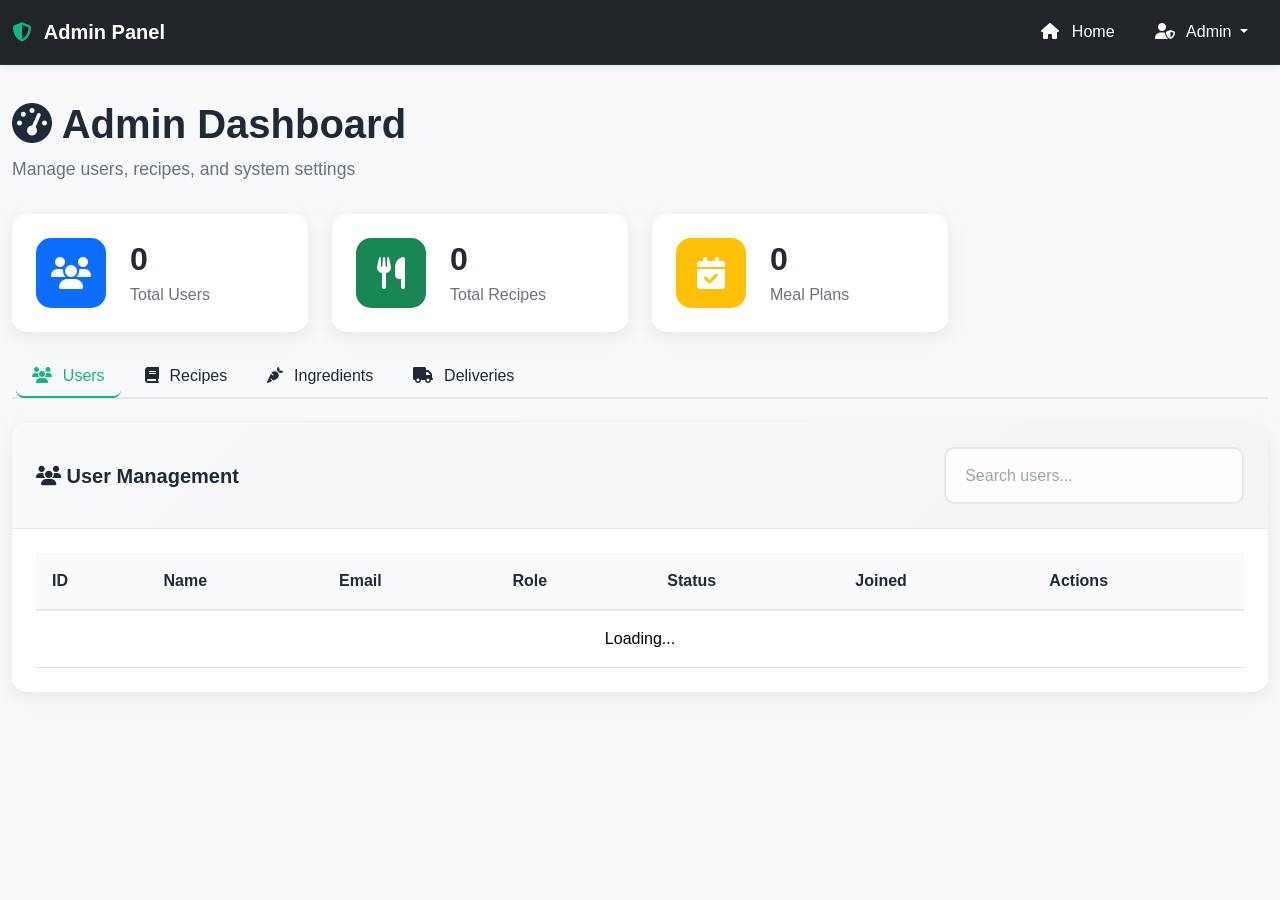
<file: admin.html>
<!DOCTYPE html>
<html lang="en">

<head>
    <meta charset="UTF-8">
    <meta name="viewport" content="width=device-width, initial-scale=1.0">
    <title>Admin Panel - Smart Meal Planner</title>
    <link href="https://cdn.jsdelivr.net/npm/bootstrap@5.3.0/dist/css/bootstrap.min.css" rel="stylesheet">
    <link rel="stylesheet" href="https://cdnjs.cloudflare.com/ajax/libs/font-awesome/6.4.0/css/all.min.css">
    <link rel="stylesheet" href="styles.css">
    <link rel="stylesheet" href="admin.css">
</head>

<body>
    <!-- Navigation -->
    <nav class="navbar navbar-expand-lg navbar-dark bg-dark fixed-top">
        <div class="container-fluid">
            <a class="navbar-brand" href="admin.html">
                <i class="fas fa-shield-alt"></i> Admin Panel
            </a>
            <button class="navbar-toggler" type="button" data-bs-toggle="collapse" data-bs-target="#navbarNav">
                <span class="navbar-toggler-icon"></span>
            </button>
            <div class="collapse navbar-collapse" id="navbarNav">
                <ul class="navbar-nav ms-auto">
                    <li class="nav-item">
                        <a class="nav-link" href="index.html"><i class="fas fa-home"></i> Home</a>
                    </li>
                    <li class="nav-item dropdown">
                        <a class="nav-link dropdown-toggle" href="#" id="adminDropdown" role="button"
                            data-bs-toggle="dropdown">
                            <i class="fas fa-user-shield"></i> <span id="adminName">Admin</span>
                        </a>
                        <ul class="dropdown-menu dropdown-menu-end">
                            <li><a class="dropdown-item" href="#" onclick="logout()"><i class="fas fa-sign-out-alt"></i>
                                    Logout</a></li>
                        </ul>
                    </li>
                </ul>
            </div>
        </div>
    </nav>

    <!-- Admin Dashboard -->
    <div class="admin-container">
        <div class="container-fluid">
            <!-- Welcome Section -->
            <div class="admin-header">
                <h1><i class="fas fa-tachometer-alt"></i> Admin Dashboard</h1>
                <p>Manage users, recipes, and system settings</p>
            </div>

            <!-- Stats Cards -->
            <div class="row g-4 mb-4">
                <div class="col-lg-3 col-md-6">
                    <div class="admin-stat-card">
                        <div class="stat-icon bg-primary">
                            <i class="fas fa-users"></i>
                        </div>
                        <div class="stat-details">
                            <h3 id="totalUsers">0</h3>
                            <p>Total Users</p>
                        </div>
                    </div>
                </div>
                <div class="col-lg-3 col-md-6">
                    <div class="admin-stat-card">
                        <div class="stat-icon bg-success">
                            <i class="fas fa-utensils"></i>
                        </div>
                        <div class="stat-details">
                            <h3 id="totalRecipes">0</h3>
                            <p>Total Recipes</p>
                        </div>
                    </div>
                </div>
                <div class="col-lg-3 col-md-6">
                    <div class="admin-stat-card">
                        <div class="stat-icon bg-warning">
                            <i class="fas fa-calendar-check"></i>
                        </div>
                        <div class="stat-details">
                            <h3 id="totalMealPlans">0</h3>
                            <p>Meal Plans</p>
                        </div>
                    </div>
                </div>

            </div>

            <!-- Tabs -->
            <ul class="nav nav-tabs mb-4" id="adminTabs" role="tablist">
                <li class="nav-item" role="presentation">
                    <button class="nav-link active" id="users-tab" data-bs-toggle="tab" data-bs-target="#users"
                        type="button">
                        <i class="fas fa-users"></i> Users
                    </button>
                </li>
                <li class="nav-item" role="presentation">
                    <button class="nav-link" id="recipes-tab" data-bs-toggle="tab" data-bs-target="#recipes"
                        type="button">
                        <i class="fas fa-book"></i> Recipes
                    </button>
                </li>
                <li class="nav-item" role="presentation">
                    <button class="nav-link" id="ingredients-tab" data-bs-toggle="tab" data-bs-target="#ingredients"
                        type="button">
                        <i class="fas fa-carrot"></i> Ingredients
                    </button>
                </li>
                <li class="nav-item" role="presentation">
                    <button class="nav-link" id="deliveries-tab" data-bs-toggle="tab" data-bs-target="#deliveries"
                        type="button">
                        <i class="fas fa-truck"></i> Deliveries
                    </button>
                </li>

            </ul>

            <!-- Tab Content -->
            <div class="tab-content" id="adminTabContent">
                <!-- Users Tab -->
                <div class="tab-pane fade show active" id="users" role="tabpanel">
                    <div class="admin-card">
                        <div class="card-header">
                            <h4><i class="fas fa-users"></i> User Management</h4>
                            <div class="search-box">
                                <input type="text" class="form-control" placeholder="Search users..." id="userSearch">
                            </div>
                        </div>
                        <div class="card-body">
                            <div class="table-responsive">
                                <table class="table table-hover">
                                    <thead>
                                        <tr>
                                            <th>ID</th>
                                            <th>Name</th>
                                            <th>Email</th>
                                            <th>Role</th>
                                            <th>Status</th>
                                            <th>Joined</th>
                                            <th>Actions</th>
                                        </tr>
                                    </thead>
                                    <tbody id="usersTableBody">
                                        <tr>
                                            <td colspan="7" class="text-center">Loading...</td>
                                        </tr>
                                    </tbody>
                                </table>
                            </div>
                        </div>
                    </div>
                </div>

                <!-- Recipes Tab -->
                <div class="tab-pane fade" id="recipes" role="tabpanel">
                    <div class="admin-card">
                        <div class="card-header">
                            <h4><i class="fas fa-book"></i> Recipe Management</h4>
                            <button class="btn btn-primary" onclick="addRecipe()">
                                <i class="fas fa-plus"></i> Add Recipe
                            </button>
                        </div>
                        <div class="card-body">
                            <div class="table-responsive">
                                <table class="table table-hover">
                                    <thead>
                                        <tr>
                                            <th>ID</th>
                                            <th>Recipe Name</th>
                                            <th>Calories</th>
                                            <th>Protein</th>
                                            <th>Carbs</th>
                                            <th>Fats</th>
                                            <th>Tags</th>
                                            <th>Actions</th>
                                        </tr>
                                    </thead>
                                    <tbody id="recipesTableBody">
                                        <tr>
                                            <td colspan="8" class="text-center">Loading...</td>
                                        </tr>
                                    </tbody>
                                </table>
                            </div>
                        </div>
                    </div>
                </div>

                <!-- Ingredients Tab -->
                <div class="tab-pane fade" id="ingredients" role="tabpanel">
                    <div class="admin-card">
                        <div class="card-header">
                            <h4><i class="fas fa-carrot"></i> Ingredient Database</h4>
                            <button class="btn btn-primary" onclick="addIngredient()">
                                <i class="fas fa-plus"></i> Add Ingredient
                            </button>
                        </div>
                        <div class="card-body">
                            <div class="table-responsive">
                                <table class="table table-hover">
                                    <thead>
                                        <tr>
                                            <th>ID</th>
                                            <th>Name</th>
                                            <th>Category</th>
                                            <th>Calories/100g</th>
                                            <th>Protein/100g</th>
                                            <th>Carbs/100g</th>
                                            <th>Fats/100g</th>
                                            <th>Actions</th>
                                        </tr>
                                    </thead>
                                    <tbody id="ingredientsTableBody">
                                        <tr>
                                            <td colspan="8" class="text-center">Loading...</td>
                                        </tr>
                                    </tbody>
                                </table>
                            </div>
                        </div>
                    </div>
                </div>


                <!-- Deliveries Tab -->
                <div class="tab-pane fade" id="deliveries" role="tabpanel">
                    <div class="admin-card">
                        <div class="card-header">
                            <h4><i class="fas fa-truck"></i> Order & Delivery Management</h4>
                            <div class="search-box">
                                <input type="text" class="form-control" placeholder="Search orders..." id="orderSearch">
                            </div>
                        </div>
                        <div class="card-body">
                            <div class="table-responsive">
                                <table class="table table-hover">
                                    <thead>
                                        <tr>
                                            <th>Order #</th>
                                            <th>Customer</th>
                                            <th>Date</th>
                                            <th>Amount</th>
                                            <th>Payment</th>
                                            <th>Status</th>
                                            <th>Actions</th>
                                        </tr>
                                    </thead>
                                    <tbody id="ordersTableBody">
                                        <tr>
                                            <td colspan="7" class="text-center">Loading...</td>
                                        </tr>
                                    </tbody>
                                </table>
                            </div>
                        </div>
                    </div>
                </div>

            </div>
        </div>
    </div>

    <script src="https://cdn.jsdelivr.net/npm/bootstrap@5.3.0/dist/js/bootstrap.bundle.min.js"></script>
    <script src="admin.js?v=2"></script>
</body>

</html>
</file>
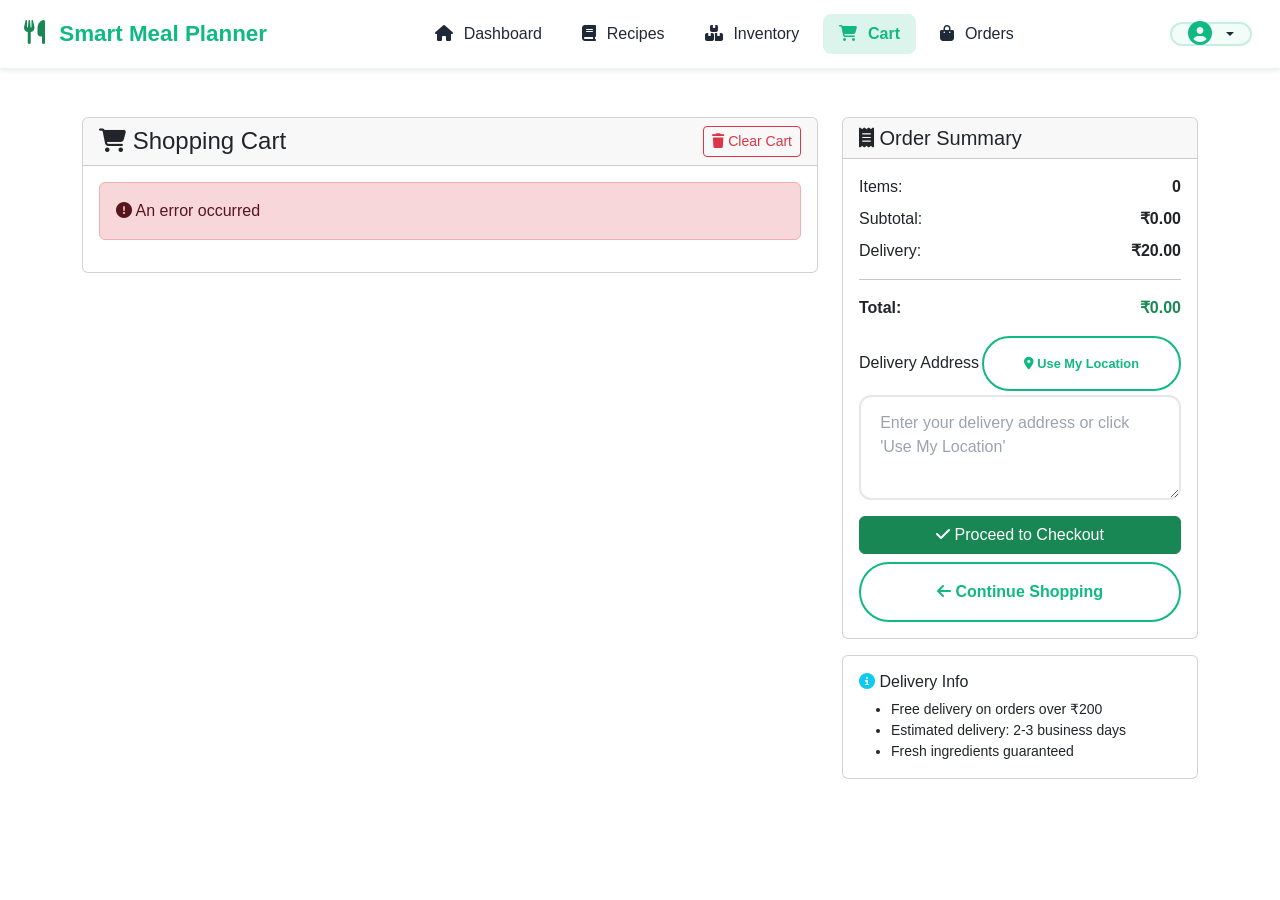
<file: cart.html>
<!DOCTYPE html>
<html lang="en">

<head>
    <meta charset="UTF-8">
    <meta name="viewport" content="width=device-width, initial-scale=1.0">
    <title>Shopping Cart - Smart Meal Planner</title>
    <link href="https://cdn.jsdelivr.net/npm/bootstrap@5.3.0/dist/css/bootstrap.min.css" rel="stylesheet">
    <link rel="stylesheet" href="https://cdnjs.cloudflare.com/ajax/libs/font-awesome/6.4.0/css/all.min.css">
    <link rel="stylesheet" href="styles.css">
</head>

<body>
    <!-- Navigation will be loaded by navbar.js -->
    <script src="navbar.js"></script>
    <script>loadNavbar('cart');</script>

    <div class="container my-5">
        <div class="row">
            <!-- Cart Items -->
            <div class="col-lg-8">
                <div class="card">
                    <div class="card-header d-flex justify-content-between align-items-center">
                        <h4 class="mb-0"><i class="fas fa-shopping-cart"></i> Shopping Cart</h4>
                        <button class="btn btn-sm btn-outline-danger" onclick="clearCart()">
                            <i class="fas fa-trash"></i> Clear Cart
                        </button>
                    </div>
                    <div class="card-body">
                        <div id="cartItems">
                            <div class="text-center py-5">
                                <div class="spinner-border text-success" role="status"></div>
                                <p class="mt-3">Loading cart...</p>
                            </div>
                        </div>
                    </div>
                </div>
            </div>

            <!-- Order Summary -->
            <div class="col-lg-4">
                <div class="card">
                    <div class="card-header">
                        <h5 class="mb-0"><i class="fas fa-receipt"></i> Order Summary</h5>
                    </div>
                    <div class="card-body">
                        <div class="d-flex justify-content-between mb-2">
                            <span>Items:</span>
                            <strong id="totalItems">0</strong>
                        </div>
                        <div class="d-flex justify-content-between mb-2">
                            <span>Subtotal:</span>
                            <strong id="subtotal">₹0.00</strong>
                        </div>
                        <div class="d-flex justify-content-between mb-2">
                            <span>Delivery:</span>
                            <strong id="delivery">₹20.00</strong>
                        </div>
                        <hr>
                        <div class="d-flex justify-content-between mb-3">
                            <strong>Total:</strong>
                            <strong class="text-success" id="total">₹0.00</strong>
                        </div>

                        <div class="mb-3">
                            <div class="d-flex justify-content-between align-items-center mb-1">
                                <label class="form-label mb-0">Delivery Address</label>
                                <button class="btn btn-sm btn-outline-primary" style="font-size: 0.8rem;"
                                    onclick="fetchAddress()">
                                    <i class="fas fa-map-marker-alt"></i> Use My Location
                                </button>
                            </div>
                            <textarea class="form-control" id="deliveryAddress" rows="3"
                                placeholder="Enter your delivery address or click 'Use My Location'"></textarea>
                        </div>

                        <button class="btn btn-success w-100" onclick="checkout()" id="checkoutBtn">
                            <i class="fas fa-check"></i> Proceed to Checkout
                        </button>

                        <button class="btn btn-outline-primary w-100 mt-2" onclick="continueShopping()">
                            <i class="fas fa-arrow-left"></i> Continue Shopping
                        </button>
                    </div>
                </div>

                <!-- Quick Info -->
                <div class="card mt-3">
                    <div class="card-body">
                        <h6><i class="fas fa-info-circle text-info"></i> Delivery Info</h6>
                        <ul class="small mb-0">
                            <li>Free delivery on orders over ₹200</li>
                            <li>Estimated delivery: 2-3 business days</li>
                            <li>Fresh ingredients guaranteed</li>
                        </ul>
                    </div>
                </div>
            </div>
        </div>
    </div>

    <script src="https://cdn.jsdelivr.net/npm/bootstrap@5.3.0/dist/js/bootstrap.bundle.min.js"></script>
    <script src="cart.js"></script>
</body>

</html>
</file>
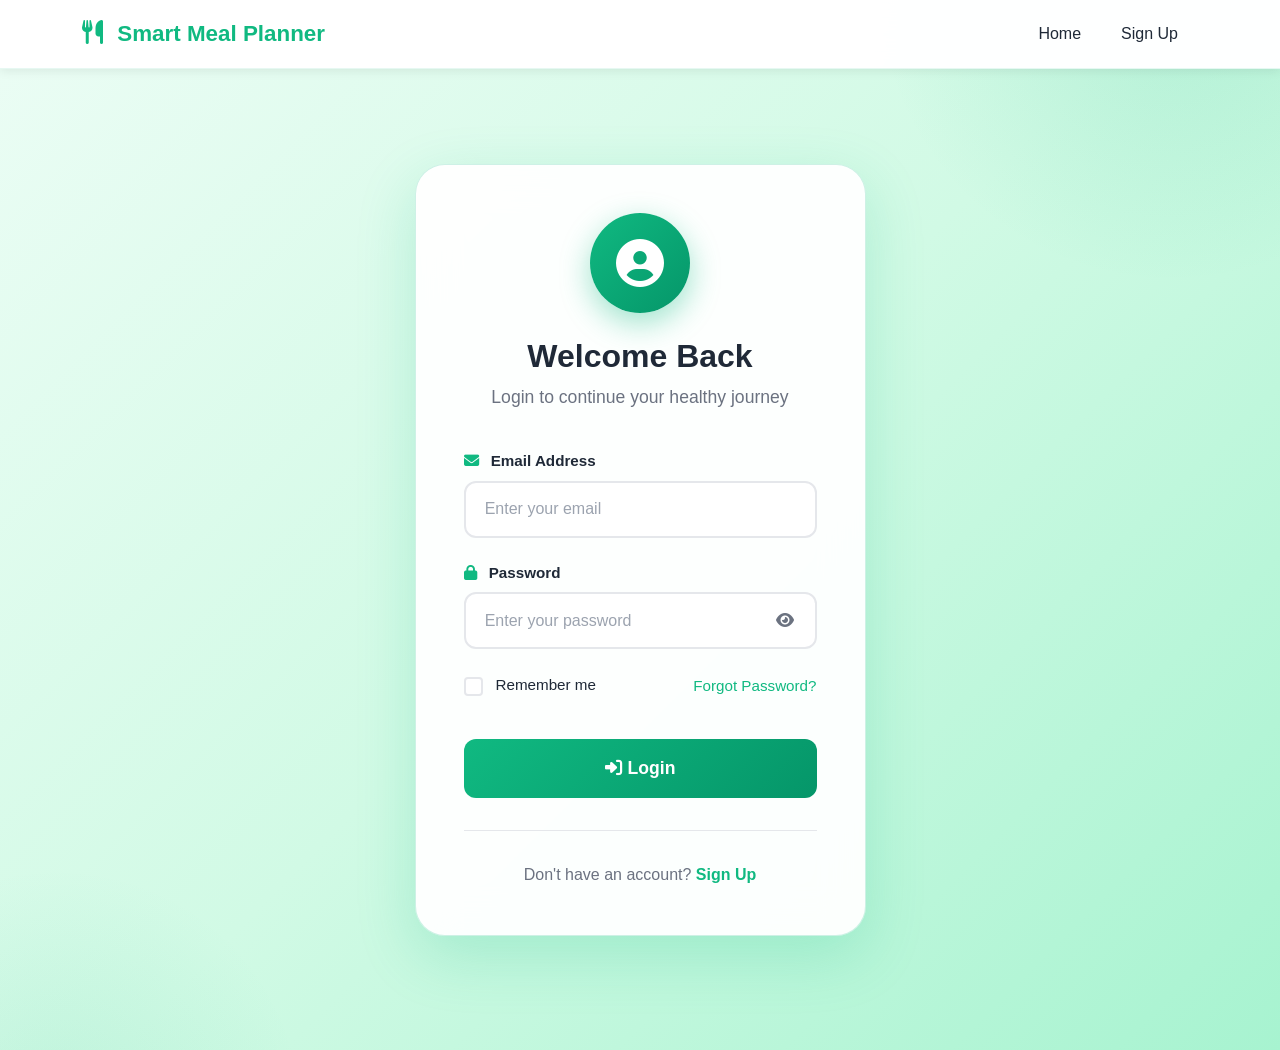
<file: dashboard.html>
<!DOCTYPE html>
<html lang="en">

<head>
    <meta charset="UTF-8">
    <meta name="viewport" content="width=device-width, initial-scale=1.0">
    <title>Dashboard - Smart Meal Planner</title>
    <link href="https://cdn.jsdelivr.net/npm/bootstrap@5.3.0/dist/css/bootstrap.min.css" rel="stylesheet">
    <link rel="stylesheet" href="https://cdnjs.cloudflare.com/ajax/libs/font-awesome/6.4.0/css/all.min.css">
    <link rel="stylesheet" href="styles.css">
    <link rel="stylesheet" href="dashboard.css">
    <link rel="stylesheet" href="meal_plan_styles.css">
</head>

<body>
    <!-- Navigation will be loaded by navbar.js -->
    <script src="navbar.js"></script>
    <script>loadNavbar('dashboard');</script>

    <!-- Main Dashboard -->
    <div class="dashboard-container">
        <div class="container-fluid">
            <!-- Welcome Section -->
            <div class="welcome-section">
                <h1>Welcome back, <span id="welcomeName">User</span>! 👋</h1>
                <p>Let's make today a healthy day</p>
            </div>

            <!-- Stats Cards -->
            <div class="row g-4 mb-4">
                <div class="col-lg-3 col-md-6">
                    <div class="stat-card">
                        <div class="stat-icon calories">
                            <i class="fas fa-fire"></i>
                        </div>
                        <div class="stat-content">
                            <h3 id="todayCalories">0</h3>
                            <p>Calories Today</p>
                            <small>Goal: <span id="calorieGoal">2000</span> kcal</small>
                        </div>
                    </div>
                </div>
                <div class="col-lg-3 col-md-6">
                    <div class="stat-card">
                        <div class="stat-icon protein">
                            <i class="fas fa-seedling"></i>
                        </div>
                        <div class="stat-content">
                            <h3 id="todayProtein">0g</h3>
                            <p>Protein</p>
                            <small>Goal: <span id="proteinGoal">150</span>g</small>
                        </div>
                    </div>
                </div>
                <div class="col-lg-3 col-md-6">
                    <div class="stat-card">
                        <div class="stat-icon carbs">
                            <i class="fas fa-bread-slice"></i>
                        </div>
                        <div class="stat-content">
                            <h3 id="todayCarbs">0g</h3>
                            <p>Carbs</p>
                            <small>Goal: <span id="carbsGoal">200</span>g</small>
                        </div>
                    </div>
                </div>
                <div class="col-lg-3 col-md-6">
                    <div class="stat-card">
                        <div class="stat-icon fats">
                            <i class="fas fa-cheese"></i>
                        </div>
                        <div class="stat-content">
                            <h3 id="todayFats">0g</h3>
                            <p>Fats</p>
                            <small>Goal: <span id="fatsGoal">65</span>g</small>
                        </div>
                    </div>
                </div>
            </div>

            <!-- Main Content Row -->
            <div class="row g-4">
                <!-- Left Column -->
                <div class="col-lg-8">
                    <!-- Weekly Meal Plan -->
                    <div class="dashboard-card">
                        <div class="card-header">
                            <h4><i class="fas fa-calendar-week"></i> Your Meal Plan</h4>
                            <button class="btn btn-success btn-sm" onclick="showMealPreferencesModal()">
                                <i class="fas fa-magic"></i> Generate New Plan
                            </button>
                        </div>
                        <div class="card-body">
                            <div id="todayMeals" class="meals-list">
                                <div class="empty-state">
                                    <i class="fas fa-utensils"></i>
                                    <p>No meal plan found</p>
                                    <button class="btn btn-primary" onclick="generateAIMealPlan()">Generate Meal
                                        Plan</button>
                                </div>
                            </div>
                        </div>
                    </div>

                    <!-- Nutrition Progress -->
                    <div class="dashboard-card mt-4">
                        <div class="card-header">
                            <h4><i class="fas fa-chart-line"></i> Nutrition Progress</h4>
                        </div>
                        <div class="card-body">
                            <div class="progress-item">
                                <div class="progress-label">
                                    <span>Calories</span>
                                    <span><span id="caloriesProgress">0</span> / <span id="caloriesTarget">2000</span>
                                        kcal</span>
                                </div>
                                <div class="progress">
                                    <div class="progress-bar bg-danger" id="caloriesBar" style="width: 0%"></div>
                                </div>
                            </div>
                            <div class="progress-item">
                                <div class="progress-label">
                                    <span>Protein</span>
                                    <span><span id="proteinProgress">0</span> / <span
                                            id="proteinTarget">150</span>g</span>
                                </div>
                                <div class="progress">
                                    <div class="progress-bar bg-success" id="proteinBar" style="width: 0%"></div>
                                </div>
                            </div>
                            <div class="progress-item">
                                <div class="progress-label">
                                    <span>Carbs</span>
                                    <span><span id="carbsProgress">0</span> / <span id="carbsTarget">200</span>g</span>
                                </div>
                                <div class="progress">
                                    <div class="progress-bar bg-warning" id="carbsBar" style="width: 0%"></div>
                                </div>
                            </div>
                            <div class="progress-item">
                                <div class="progress-label">
                                    <span>Fats</span>
                                    <span><span id="fatsProgress">0</span> / <span id="fatsTarget">65</span>g</span>
                                </div>
                                <div class="progress">
                                    <div class="progress-bar bg-info" id="fatsBar" style="width: 0%"></div>
                                </div>
                            </div>
                        </div>
                    </div>
                </div>

                <!-- Right Column -->
                <div class="col-lg-4">
                    <!-- User Profile Card -->
                    <div class="dashboard-card profile-card">
                        <div class="card-body text-center">
                            <div class="profile-avatar">
                                <i class="fas fa-user-circle"></i>
                            </div>
                            <h4 id="profileName">User Name</h4>
                            <p class="text-muted" id="profileEmail">user@example.com</p>
                            <div class="profile-stats">
                                <div class="profile-stat">
                                    <strong id="userBMR">0</strong>
                                    <span>BMR</span>
                                </div>
                                <div class="profile-stat">
                                    <strong id="userTDEE">0</strong>
                                    <span>TDEE</span>
                                </div>
                            </div>
                            <div class="profile-info">
                                <p><i class="fas fa-leaf"></i> <span id="userDiet">No preference</span></p>
                                <p><i class="fas fa-bullseye"></i> <span id="userGoal">Maintenance</span></p>
                            </div>
                            <button class="btn btn-outline-primary btn-sm" onclick="showSection('profile')">
                                <i class="fas fa-edit"></i> Edit Profile
                            </button>
                        </div>
                    </div>

                    <!-- AI Recommendations -->
                    <div class="dashboard-card mt-4">
                        <div class="card-header">
                            <h4><i class="fas fa-robot"></i> AI Recommendations</h4>
                        </div>
                        <div class="card-body">
                            <div id="aiRecommendations" class="recommendations-list">
                                <div class="recommendation-item">
                                    <i class="fas fa-lightbulb text-warning"></i>
                                    <p>Complete your profile to get personalized recommendations</p>
                                </div>
                            </div>
                        </div>
                    </div>


                </div>
            </div>
        </div>
    </div>

    <script src="https://cdn.jsdelivr.net/npm/bootstrap@5.3.0/dist/js/bootstrap.bundle.min.js"></script>
    <script src="dashboard.js?v=3"></script>
</body>

</html>
</file>
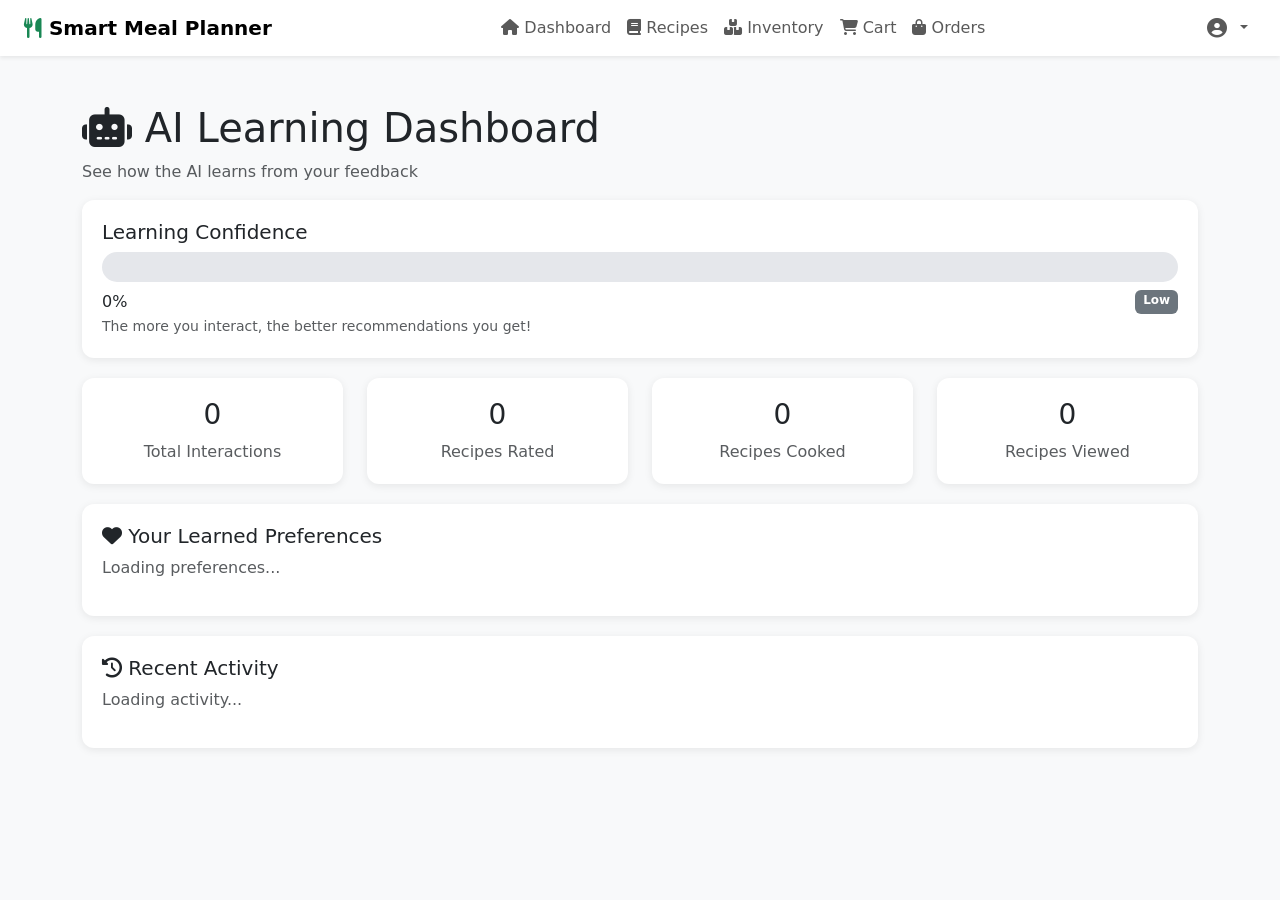
<file: feedback.html>
<!DOCTYPE html>
<html lang="en">
<head>
    <meta charset="UTF-8">
    <meta name="viewport" content="width=device-width, initial-scale=1.0">
    <title>AI Learning Dashboard - Smart Meal Planner</title>
    <link href="https://cdn.jsdelivr.net/npm/bootstrap@5.3.0/dist/css/bootstrap.min.css" rel="stylesheet">
    <link rel="stylesheet" href="https://cdnjs.cloudflare.com/ajax/libs/font-awesome/6.4.0/css/all.min.css">
    <style>
        :root {
            --primary-green: #10b981;
            --light-green: #6ee7b7;
        }
        body { background: #f8f9fa; }
        .stat-card {
            background: white;
            border-radius: 12px;
            padding: 20px;
            box-shadow: 0 2px 8px rgba(0,0,0,0.08);
            margin-bottom: 20px;
        }
        .confidence-bar {
            height: 30px;
            background: #e5e7eb;
            border-radius: 15px;
            overflow: hidden;
        }
        .confidence-fill {
            height: 100%;
            background: linear-gradient(90deg, var(--primary-green), var(--light-green));
            transition: width 0.5s;
        }
        .preference-item {
            padding: 10px;
            background: #f9fafb;
            border-radius: 8px;
            margin-bottom: 10px;
            display: flex;
            justify-content: space-between;
            align-items: center;
        }
        .score-badge {
            background: var(--primary-green);
            color: white;
            padding: 5px 15px;
            border-radius: 20px;
            font-weight: 600;
        }
    </style>
</head>
<body>
    <!-- Navigation will be loaded by navbar.js -->
    <script src="navbar.js"></script>
    <script>loadNavbar('feedback');</script>

    <div class="container my-5">
        <h1><i class="fas fa-robot"></i> AI Learning Dashboard</h1>
        <p class="text-muted">See how the AI learns from your feedback</p>

        <!-- Learning Confidence -->
        <div class="stat-card">
            <h5>Learning Confidence</h5>
            <div class="confidence-bar mb-2">
                <div class="confidence-fill" id="confidenceBar" style="width: 0%"></div>
            </div>
            <div class="d-flex justify-content-between">
                <span id="confidenceText">0%</span>
                <span id="qualityText" class="badge bg-secondary">Low</span>
            </div>
            <small class="text-muted">The more you interact, the better recommendations you get!</small>
        </div>

        <!-- Stats -->
        <div class="row">
            <div class="col-md-3">
                <div class="stat-card text-center">
                    <h3 id="totalInteractions">0</h3>
                    <p class="text-muted mb-0">Total Interactions</p>
                </div>
            </div>
            <div class="col-md-3">
                <div class="stat-card text-center">
                    <h3 id="recipesRated">0</h3>
                    <p class="text-muted mb-0">Recipes Rated</p>
                </div>
            </div>
            <div class="col-md-3">
                <div class="stat-card text-center">
                    <h3 id="recipesCooked">0</h3>
                    <p class="text-muted mb-0">Recipes Cooked</p>
                </div>
            </div>
            <div class="col-md-3">
                <div class="stat-card text-center">
                    <h3 id="recipesViewed">0</h3>
                    <p class="text-muted mb-0">Recipes Viewed</p>
                </div>
            </div>
        </div>

        <!-- Learned Preferences -->
        <div class="stat-card">
            <h5><i class="fas fa-heart"></i> Your Learned Preferences</h5>
            <div id="preferencesContainer">
                <p class="text-muted">Loading preferences...</p>
            </div>
        </div>

        <!-- Recent Activity -->
        <div class="stat-card">
            <h5><i class="fas fa-history"></i> Recent Activity</h5>
            <div id="activityContainer">
                <p class="text-muted">Loading activity...</p>
            </div>
        </div>

        <!-- Admin: Retrain Model -->
        <div class="stat-card" id="adminSection" style="display:none;">
            <h5><i class="fas fa-cog"></i> Model Management (Admin Only)</h5>
            <button class="btn btn-primary" onclick="triggerRetrain()">
                <i class="fas fa-sync"></i> Retrain Model with Latest Feedback
            </button>
            <div id="retrainResult" class="mt-3"></div>
        </div>
    </div>

    <script src="https://cdn.jsdelivr.net/npm/bootstrap@5.3.0/dist/js/bootstrap.bundle.min.js"></script>
    <script>
        document.addEventListener('DOMContentLoaded', function() {
            checkAuth();
            loadFeedbackStats();
        });

        function checkAuth() {
            fetch('api/get_user_profile.php', { credentials: 'include' })
                .then(res => res.json())
                .then(data => {
                    if (!data.success) {
                        window.location.href = 'login.html';
                    } else if (data.user.role === 'admin') {
                        document.getElementById('adminSection').style.display = 'block';
                    }
                });
        }

        function loadFeedbackStats() {
            fetch('api/feedback/get_user_feedback_stats.php', { credentials: 'include' })
                .then(res => res.json())
                .then(data => {
                    if (data.success) {
                        displayStats(data);
                    }
                });
        }

        function displayStats(data) {
            const progress = data.progress;
            const confidence = data.learning_confidence * 100;
            
            // Update confidence bar
            document.getElementById('confidenceBar').style.width = confidence + '%';
            document.getElementById('confidenceText').textContent = Math.round(confidence) + '%';
            
            const qualityBadge = document.getElementById('qualityText');
            qualityBadge.textContent = data.recommendation_quality;
            qualityBadge.className = 'badge bg-' + 
                (data.recommendation_quality === 'High' ? 'success' : 
                 data.recommendation_quality === 'Medium' ? 'warning' : 'secondary');
            
            // Update stats
            document.getElementById('totalInteractions').textContent = progress.total_interactions || 0;
            document.getElementById('recipesRated').textContent = progress.recipes_rated || 0;
            document.getElementById('recipesCooked').textContent = progress.recipes_cooked || 0;
            document.getElementById('recipesViewed').textContent = progress.recipes_viewed || 0;
            
            // Display preferences
            const prefsContainer = document.getElementById('preferencesContainer');
            if (data.preferences.length > 0) {
                prefsContainer.innerHTML = data.preferences.map(pref => `
                    <div class="preference-item">
                        <span><i class="fas fa-tag"></i> ${pref.preference_value}</span>
                        <span class="score-badge">${Math.round(pref.score * 10)}/10</span>
                    </div>
                `).join('');
            } else {
                prefsContainer.innerHTML = '<p class="text-muted">No preferences learned yet. Start rating recipes!</p>';
            }
            
            // Display activity
            const activityContainer = document.getElementById('activityContainer');
            if (data.recent_interactions.length > 0) {
                activityContainer.innerHTML = '<div class="list-group">' + 
                    data.recent_interactions.slice(0, 10).map(int => `
                        <div class="list-group-item">
                            <div class="d-flex justify-content-between">
                                <span><i class="fas fa-${getInteractionIcon(int.interaction_type)}"></i> ${int.recipe_name}</span>
                                <small class="text-muted">${new Date(int.created_at).toLocaleDateString()}</small>
                            </div>
                            ${int.rating ? `<small class="text-warning">${'★'.repeat(int.rating)}${'☆'.repeat(5-int.rating)}</small>` : ''}
                        </div>
                    `).join('') + '</div>';
            } else {
                activityContainer.innerHTML = '<p class="text-muted">No activity yet</p>';
            }
        }

        function getInteractionIcon(type) {
            const icons = {
                'view': 'eye',
                'favorite': 'heart',
                'cook': 'fire',
                'rate': 'star',
                'share': 'share'
            };
            return icons[type] || 'circle';
        }

        function triggerRetrain() {
            if (!confirm('This will retrain the AI model with all user feedback. Continue?')) return;
            
            const btn = event.target;
            btn.disabled = true;
            btn.innerHTML = '<i class="fas fa-spinner fa-spin"></i> Training...';
            
            fetch('api/feedback/trigger_model_retrain.php', {
                method: 'POST',
                credentials: 'include'
            })
            .then(res => res.json())
            .then(data => {
                const resultDiv = document.getElementById('retrainResult');
                if (data.success) {
                    resultDiv.innerHTML = `
                        <div class="alert alert-success">
                            <strong>✓ Training Initiated!</strong><br>
                            Model Version: ${data.model_version}<br>
                            Training Samples: ${data.training_samples}<br>
                            Status: ${data.status}
                        </div>
                    `;
                } else {
                    resultDiv.innerHTML = `<div class="alert alert-danger">${data.message}</div>`;
                }
                btn.disabled = false;
                btn.innerHTML = '<i class="fas fa-sync"></i> Retrain Model';
            });
        }

        function logout() {
            fetch('api/logout.php', { credentials: 'include' })
                .then(() => window.location.href = 'login.html');
        }
    </script>
</body>
</html>
</file>
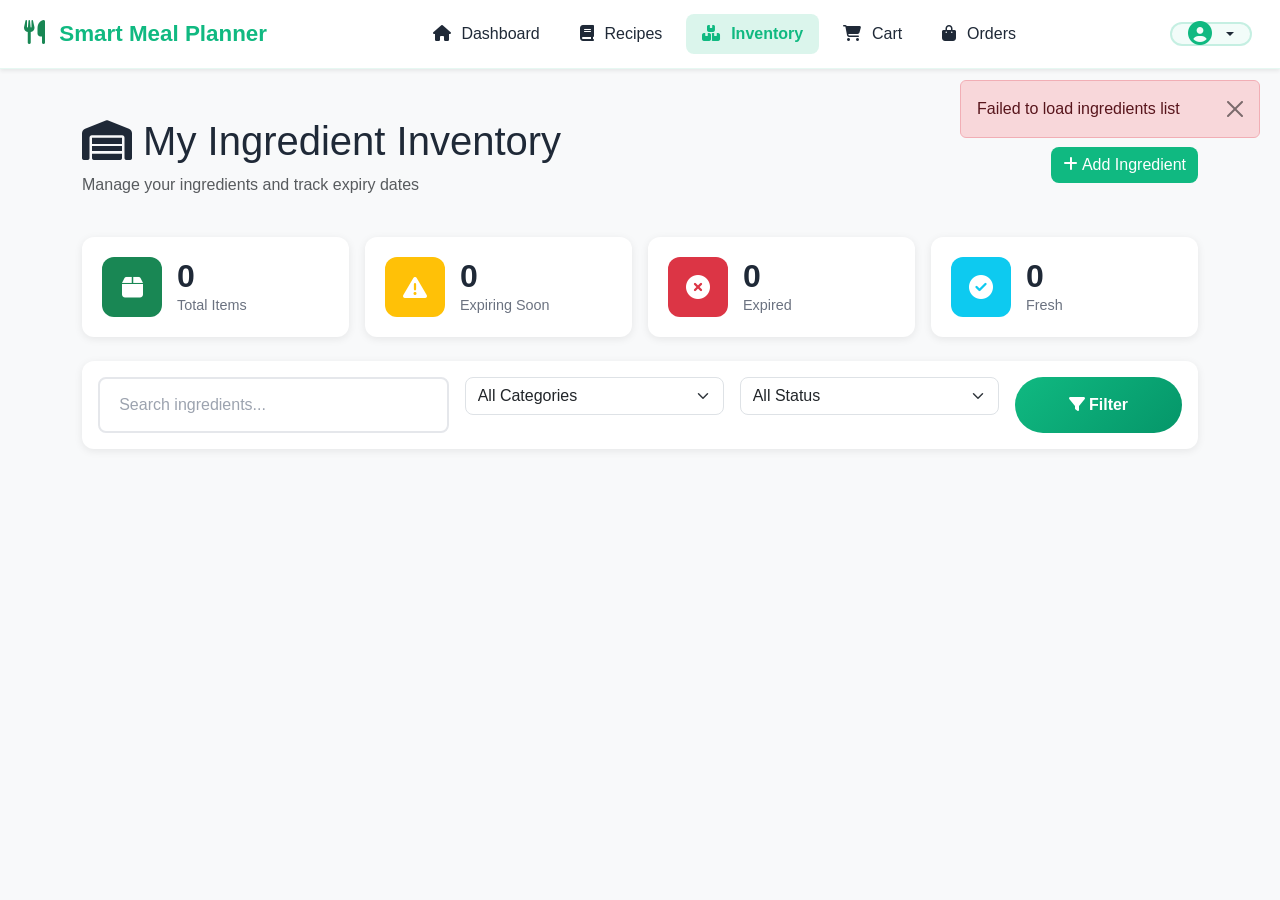
<file: inventory.html>
<!DOCTYPE html>
<html lang="en">

<head>
    <meta charset="UTF-8">
    <meta name="viewport" content="width=device-width, initial-scale=1.0">
    <title>My Inventory - Smart Meal Planner</title>
    <link href="https://cdn.jsdelivr.net/npm/bootstrap@5.3.0/dist/css/bootstrap.min.css" rel="stylesheet">
    <link rel="stylesheet" href="https://cdnjs.cloudflare.com/ajax/libs/font-awesome/6.4.0/css/all.min.css">
    <link rel="stylesheet" href="styles.css">
    <link rel="stylesheet" href="inventory.css?v=4">
</head>

<body>
    <!-- Navigation will be loaded by navbar.js -->
    <script src="navbar.js"></script>
    <script>loadNavbar('inventory');</script>

    <div class="container my-5">
        <!-- Header -->
        <div class="d-flex justify-content-between align-items-center mb-4">
            <div>
                <h1><i class="fas fa-warehouse"></i> My Ingredient Inventory</h1>
                <p class="text-muted">Manage your ingredients and track expiry dates</p>
            </div>
            <button class="btn btn-success" data-bs-toggle="modal" data-bs-target="#addIngredientModal">
                <i class="fas fa-plus"></i> Add Ingredient
            </button>
        </div>

        <!-- Stats Cards -->
        <div class="row g-3 mb-4">
            <div class="col-md-3">
                <div class="stat-card">
                    <div class="stat-icon bg-success">
                        <i class="fas fa-box"></i>
                    </div>
                    <div class="stat-content">
                        <h3 id="totalItems">0</h3>
                        <p>Total Items</p>
                    </div>
                </div>
            </div>
            <div class="col-md-3">
                <div class="stat-card">
                    <div class="stat-icon bg-warning">
                        <i class="fas fa-exclamation-triangle"></i>
                    </div>
                    <div class="stat-content">
                        <h3 id="expiringSoon">0</h3>
                        <p>Expiring Soon</p>
                    </div>
                </div>
            </div>
            <div class="col-md-3">
                <div class="stat-card">
                    <div class="stat-icon bg-danger">
                        <i class="fas fa-times-circle"></i>
                    </div>
                    <div class="stat-content">
                        <h3 id="expired">0</h3>
                        <p>Expired</p>
                    </div>
                </div>
            </div>
            <div class="col-md-3">
                <div class="stat-card">
                    <div class="stat-icon bg-info">
                        <i class="fas fa-check-circle"></i>
                    </div>
                    <div class="stat-content">
                        <h3 id="fresh">0</h3>
                        <p>Fresh</p>
                    </div>
                </div>
            </div>
        </div>

        <!-- Filters -->
        <div class="card mb-4">
            <div class="card-body">
                <div class="row g-3">
                    <div class="col-md-4">
                        <input type="text" class="form-control" id="searchInput" placeholder="Search ingredients...">
                    </div>
                    <div class="col-md-3">
                        <select class="form-select" id="categoryFilter">
                            <option value="">All Categories</option>
                            <option value="Protein">Protein</option>
                            <option value="Grains">Grains</option>
                            <option value="Vegetables">Vegetables</option>
                            <option value="Fruits">Fruits</option>
                            <option value="Dairy">Dairy</option>
                            <option value="Fats">Fats</option>
                            <option value="Nuts">Nuts</option>
                        </select>
                    </div>
                    <div class="col-md-3">
                        <select class="form-select" id="statusFilter">
                            <option value="">All Status</option>
                            <option value="fresh">Fresh</option>
                            <option value="expiring">Expiring Soon</option>
                            <option value="expired">Expired</option>
                        </select>
                    </div>
                    <div class="col-md-2">
                        <button class="btn btn-primary w-100" onclick="applyFilters()">
                            <i class="fas fa-filter"></i> Filter
                        </button>
                    </div>
                </div>
            </div>
        </div>

        <!-- Inventory Grid -->
        <div id="inventoryContainer" class="row g-4">
            <!-- Items will be loaded here -->
        </div>

        <!-- Empty State -->
        <div id="emptyState" class="text-center py-5" style="display:none;">
            <i class="fas fa-box-open fa-4x text-muted mb-3"></i>
            <h4>Your inventory is empty</h4>
            <p class="text-muted">Start adding ingredients to track your inventory</p>
            <button class="btn btn-success" data-bs-toggle="modal" data-bs-target="#addIngredientModal">
                <i class="fas fa-plus"></i> Add First Ingredient
            </button>
        </div>
    </div>

    <!-- Add/Edit Ingredient Modal -->
    <div class="modal fade" id="addIngredientModal" tabindex="-1">
        <div class="modal-dialog">
            <div class="modal-content">
                <div class="modal-header">
                    <h5 class="modal-title" id="modalTitle">Add Ingredient</h5>
                    <button type="button" class="btn-close" data-bs-dismiss="modal"></button>
                </div>
                <div class="modal-body">
                    <form id="ingredientForm">
                        <input type="hidden" id="inventoryId">

                        <div class="mb-3">
                            <label class="form-label">Ingredient *</label>
                            <select class="form-select" id="ingredientSelect" onchange="handleIngredientSelection()">
                                <option value="">Select from list...</option>
                                <option value="custom">➕ Add Custom Ingredient</option>
                            </select>
                            <input type="text" class="form-control mt-2" id="customIngredientName"
                                placeholder="Enter custom ingredient name" style="display: none;">
                            <small class="text-muted">Select from list or add your own custom ingredient</small>
                        </div>

                        <div class="mb-3" id="categorySection" style="display: none;">
                            <label class="form-label">Category</label>
                            <select class="form-select" id="ingredientCategory">
                                <option value="Vegetables">Vegetables</option>
                                <option value="Fruits">Fruits</option>
                                <option value="Grains">Grains</option>
                                <option value="Protein">Protein</option>
                                <option value="Dairy">Dairy</option>
                                <option value="Fats">Fats & Oils</option>
                                <option value="Nuts">Nuts & Seeds</option>
                                <option value="Spices">Spices & Herbs</option>
                                <option value="Other">Other</option>
                            </select>
                        </div>

                        <div class="row">
                            <div class="col-md-6 mb-3">
                                <label class="form-label">Quantity *</label>
                                <input type="number" class="form-control" id="quantity" step="0.01" required>
                            </div>
                            <div class="col-md-6 mb-3">
                                <label class="form-label">Unit *</label>
                                <select class="form-select" id="unit" required>
                                    <option value="g">Grams (g)</option>
                                    <option value="kg">Kilograms (kg)</option>
                                    <option value="ml">Milliliters (ml)</option>
                                    <option value="l">Liters (l)</option>
                                    <option value="pcs">Pieces</option>
                                    <option value="cups">Cups</option>
                                    <option value="tbsp">Tablespoons</option>
                                    <option value="tsp">Teaspoons</option>
                                </select>
                            </div>
                        </div>

                        <div class="mb-3">
                            <label class="form-label">Expiry Date</label>
                            <input type="date" class="form-control" id="expiryDate">
                            <small class="text-muted">Leave empty if no expiry date</small>
                        </div>
                    </form>
                </div>
                <div class="modal-footer">
                    <button type="button" class="btn btn-secondary" data-bs-dismiss="modal">Cancel</button>
                    <button type="button" class="btn btn-success" onclick="saveIngredient()">
                        <i class="fas fa-save"></i> Save
                    </button>
                </div>
            </div>
        </div>
    </div>

    <!-- Check Recipe Modal -->
    <div class="modal fade" id="checkRecipeModal" tabindex="-1">
        <div class="modal-dialog modal-lg">
            <div class="modal-content">
                <div class="modal-header">
                    <h5 class="modal-title">Check Recipe Availability</h5>
                    <button type="button" class="btn-close" data-bs-dismiss="modal"></button>
                </div>
                <div class="modal-body">
                    <div class="mb-3">
                        <label class="form-label">Select Recipe</label>
                        <select class="form-select" id="recipeSelect">
                            <option value="">Loading recipes...</option>
                        </select>
                    </div>
                    <div id="availabilityResult"></div>
                </div>
                <div class="modal-footer">
                    <button type="button" class="btn btn-secondary" data-bs-dismiss="modal">Close</button>
                    <button type="button" class="btn btn-success" id="addToShoppingBtn" style="display:none;">
                        <i class="fas fa-shopping-cart"></i> Add Missing to Shopping List
                    </button>
                </div>
            </div>
        </div>
    </div>

    <script src="https://cdn.jsdelivr.net/npm/bootstrap@5.3.0/dist/js/bootstrap.bundle.min.js"></script>
    <script src="inventory.js?v=4"></script>
</body>

</html>

<!-- Generate Recipes Modal -->
<div class="modal fade" id="generatedRecipesModal" tabindex="-1">
    <div class="modal-dialog modal-xl">
        <div class="modal-content">
            <div class="modal-header">
                <h5 class="modal-title">
                    <i class="fas fa-magic"></i> AI-Generated Recipes from Your Inventory
                </h5>
                <button type="button" class="btn-close" data-bs-dismiss="modal"></button>
            </div>
            <div class="modal-body">
                <div id="generatedRecipesContainer">
                    <div class="text-center py-5">
                        <div class="spinner-border text-success" role="status">
                            <span class="visually-hidden">Generating...</span>
                        </div>
                        <p class="mt-3">AI is creating recipes based on your ingredients...</p>
                    </div>
                </div>
            </div>
        </div>
    </div>
</div>
</file>
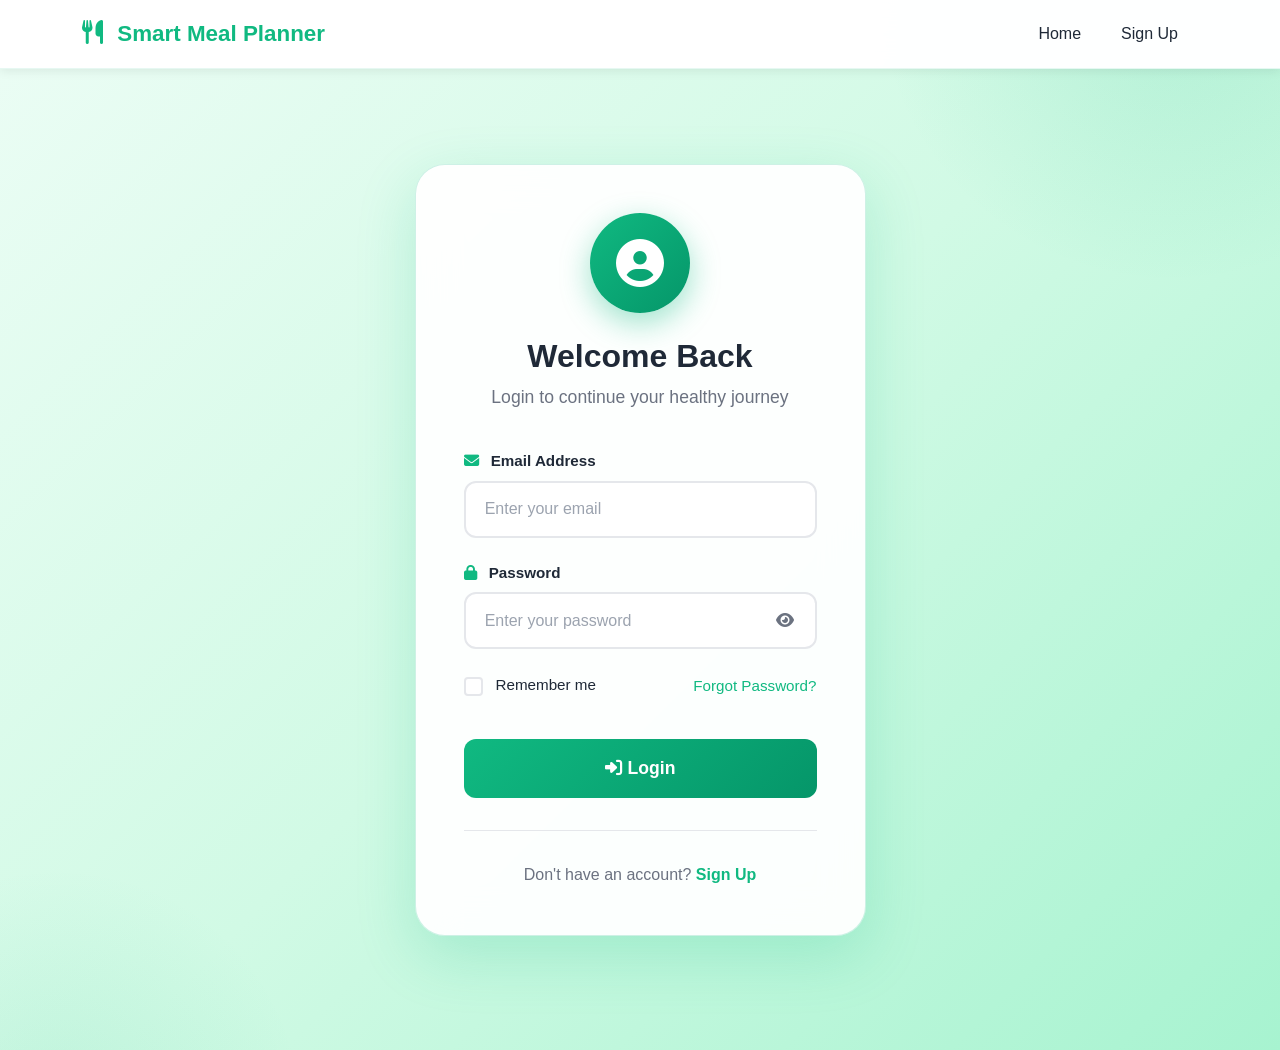
<file: login.html>
<!DOCTYPE html>
<html lang="en">
<head>
    <meta charset="UTF-8">
    <meta name="viewport" content="width=device-width, initial-scale=1.0">
    <title>Login - Smart Meal Planner</title>
    <link href="https://cdn.jsdelivr.net/npm/bootstrap@5.3.0/dist/css/bootstrap.min.css" rel="stylesheet">
    <link rel="stylesheet" href="https://cdnjs.cloudflare.com/ajax/libs/font-awesome/6.4.0/css/all.min.css">
    <link rel="stylesheet" href="styles.css">
</head>
<body>
    <!-- Navigation -->
    <nav class="navbar navbar-expand-lg navbar-light fixed-top">
        <div class="container">
            <a class="navbar-brand" href="index.html">
                <i class="fas fa-utensils"></i> Smart Meal Planner
            </a>
            <button class="navbar-toggler" type="button" data-bs-toggle="collapse" data-bs-target="#navbarNav">
                <span class="navbar-toggler-icon"></span>
            </button>
            <div class="collapse navbar-collapse" id="navbarNav">
                <ul class="navbar-nav ms-auto">
                    <li class="nav-item"><a class="nav-link" href="index.html">Home</a></li>
                    <li class="nav-item"><a class="nav-link" href="signup.html">Sign Up</a></li>
                </ul>
            </div>
        </div>
    </nav>

    <!-- Login Section -->
    <section class="auth-section">
        <div class="container">
            <div class="row justify-content-center align-items-center min-vh-100">
                <div class="col-lg-5 col-md-7">
                    <div class="auth-card">
                        <div class="auth-header">
                            <div class="auth-icon">
                                <i class="fas fa-user-circle"></i>
                            </div>
                            <h2>Welcome Back</h2>
                            <p>Login to continue your healthy journey</p>
                        </div>
                        
                        <form class="auth-form" id="loginForm">
                            <div class="form-group">
                                <label for="email"><i class="fas fa-envelope"></i> Email Address</label>
                                <input type="email" class="form-control" id="email" placeholder="Enter your email" required>
                            </div>
                            
                            <div class="form-group">
                                <label for="password"><i class="fas fa-lock"></i> Password</label>
                                <div class="password-input">
                                    <input type="password" class="form-control" id="password" placeholder="Enter your password" required>
                                    <button type="button" class="password-toggle" onclick="togglePassword()">
                                        <i class="fas fa-eye" id="toggleIcon"></i>
                                    </button>
                                </div>
                            </div>
                            
                            <div class="form-options">
                                <div class="form-check">
                                    <input class="form-check-input" type="checkbox" id="remember">
                                    <label class="form-check-label" for="remember">
                                        Remember me
                                    </label>
                                </div>
                                <a href="#" class="forgot-link">Forgot Password?</a>
                            </div>
                            
                            <button type="submit" class="btn btn-primary btn-block btn-auth">
                                <i class="fas fa-sign-in-alt"></i> Login
                            </button>
                        </form>
                        
                        <div class="auth-footer">
                            <p>Don't have an account? <a href="signup.html">Sign Up</a></p>
                        </div>
                    </div>
                </div>
            </div>
        </div>
    </section>

    <script src="https://cdn.jsdelivr.net/npm/bootstrap@5.3.0/dist/js/bootstrap.bundle.min.js"></script>
    <script>
        function togglePassword() {
            const passwordInput = document.getElementById('password');
            const toggleIcon = document.getElementById('toggleIcon');
            
            if (passwordInput.type === 'password') {
                passwordInput.type = 'text';
                toggleIcon.classList.remove('fa-eye');
                toggleIcon.classList.add('fa-eye-slash');
            } else {
                passwordInput.type = 'password';
                toggleIcon.classList.remove('fa-eye-slash');
                toggleIcon.classList.add('fa-eye');
            }
        }
        
        document.getElementById('loginForm').addEventListener('submit', function(e) {
            e.preventDefault();
            
            const email = document.getElementById('email').value.trim();
            const password = document.getElementById('password').value;
            
            // Validation
            if (!email || !email.includes('@')) {
                showMessage('error', 'Please enter a valid email address');
                return;
            }
            
            if (!password) {
                showMessage('error', 'Please enter your password');
                return;
            }
            
            const submitBtn = this.querySelector('button[type="submit"]');
            const originalText = submitBtn.innerHTML;
            submitBtn.innerHTML = '<i class="fas fa-spinner fa-spin"></i> Logging in...';
            submitBtn.disabled = true;
            
            const formData = {
                email: email,
                password: password,
                remember: document.getElementById('remember').checked
            };
            
            fetch('api/login.php', {
                method: 'POST',
                headers: {
                    'Content-Type': 'application/json'
                },
                body: JSON.stringify(formData)
            })
            .then(response => response.json())
            .then(data => {
                if (data.success) {
                    // Store user data in localStorage
                    localStorage.setItem('user', JSON.stringify(data.user));
                    
                    // Show success message
                    showMessage('success', data.message);
                    
                    // Redirect to dashboard after 1 second
                    setTimeout(() => {
                        window.location.href = 'dashboard.html';
                    }, 1000);
                } else {
                    showMessage('error', data.message);
                    submitBtn.innerHTML = originalText;
                    submitBtn.disabled = false;
                }
            })
            .catch(error => {
                console.error('Error:', error);
                showMessage('error', 'An error occurred. Please try again.');
                submitBtn.innerHTML = originalText;
                submitBtn.disabled = false;
            });
        });
        
        function showMessage(type, message) {
            // Create toast notification
            const toastHtml = `
                <div class="toast-container position-fixed top-0 end-0 p-3" style="z-index: 9999;">
                    <div class="toast show align-items-center text-white bg-${type === 'success' ? 'success' : 'danger'} border-0" role="alert">
                        <div class="d-flex">
                            <div class="toast-body">
                                <i class="fas fa-${type === 'success' ? 'check-circle' : 'exclamation-circle'}"></i>
                                ${message}
                            </div>
                            <button type="button" class="btn-close btn-close-white me-2 m-auto" data-bs-dismiss="toast"></button>
                        </div>
                    </div>
                </div>
            `;
            
            document.body.insertAdjacentHTML('beforeend', toastHtml);
            
            const toastElement = document.querySelector('.toast-container:last-child .toast');
            const toast = new bootstrap.Toast(toastElement, { delay: 5000 });
            toast.show();
            
            toastElement.addEventListener('hidden.bs.toast', function() {
                this.closest('.toast-container').remove();
            });
        }
    </script>
</body>
</html>
</file>
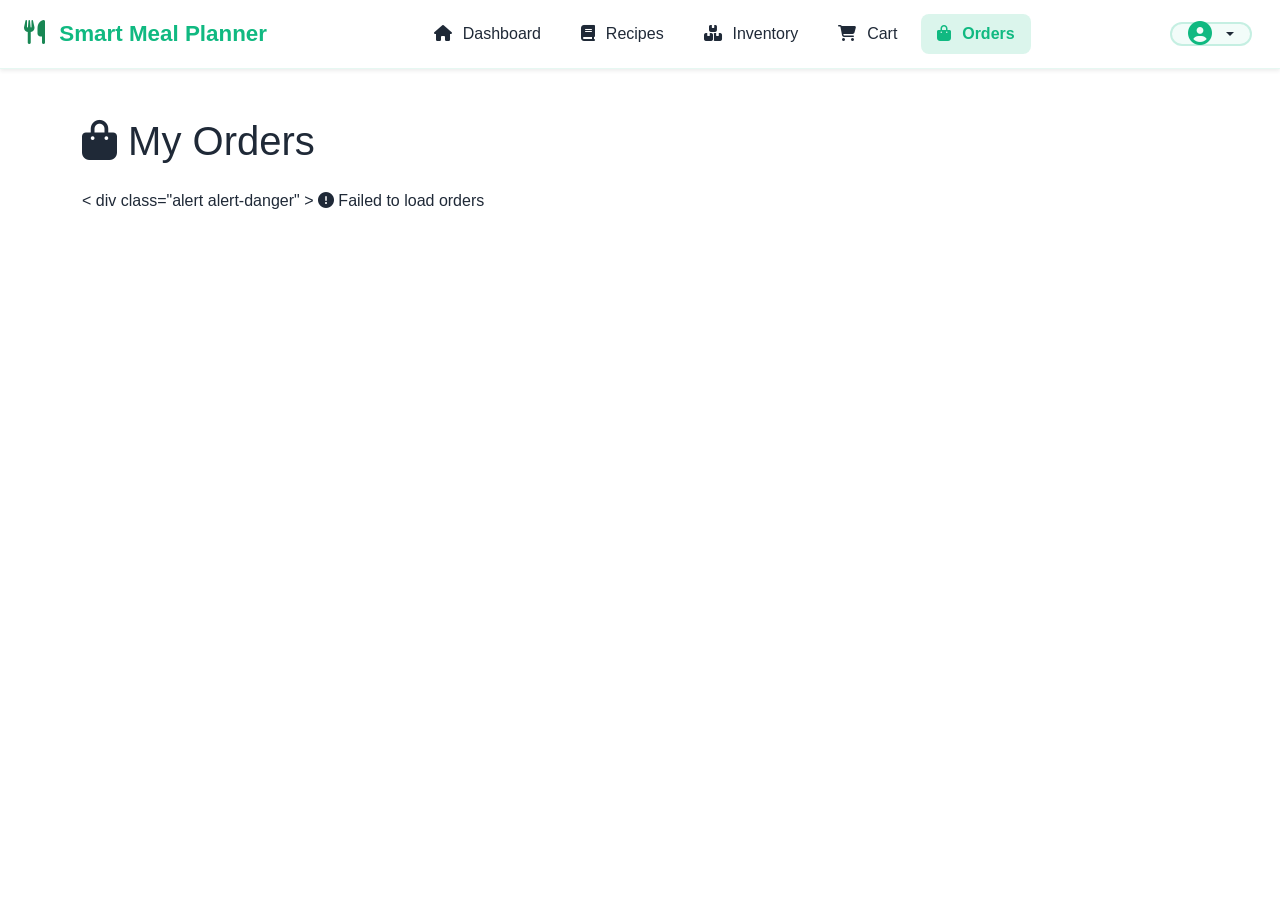
<file: orders.html>
<!DOCTYPE html>
<html lang="en">
<head>
    <meta charset="UTF-8">
    <meta name="viewport" content="width=device-width, initial-scale=1.0">
    <title>My Orders - Smart Meal Planner</title>
    <link href="https://cdn.jsdelivr.net/npm/bootstrap@5.3.0/dist/css/bootstrap.min.css" rel="stylesheet">
    <link rel="stylesheet" href="https://cdnjs.cloudflare.com/ajax/libs/font-awesome/6.4.0/css/all.min.css">
    <link rel="stylesheet" href="styles.css">
</head>
<body>
    <!-- Navigation will be loaded by navbar.js -->
    <script src="navbar.js"></script>
    <script>loadNavbar('orders');</script>

    <div class="container my-5">
        <h1 class="mb-4"><i class="fas fa-shopping-bag"></i> My Orders</h1>

        <!-- Orders List -->
        <div id="ordersContainer">
            <div class="text-center py-5">
                <div class="spinner-border text-success" role="status"></div>
                <p class="mt-3">Loading orders...</p>
            </div>
        </div>
    </div>

    <script src="https://cdn.jsdelivr.net/npm/bootstrap@5.3.0/dist/js/bootstrap.bundle.min.js"></script>
    <script src="orders.js"></script>
</body>
</html>
</file>
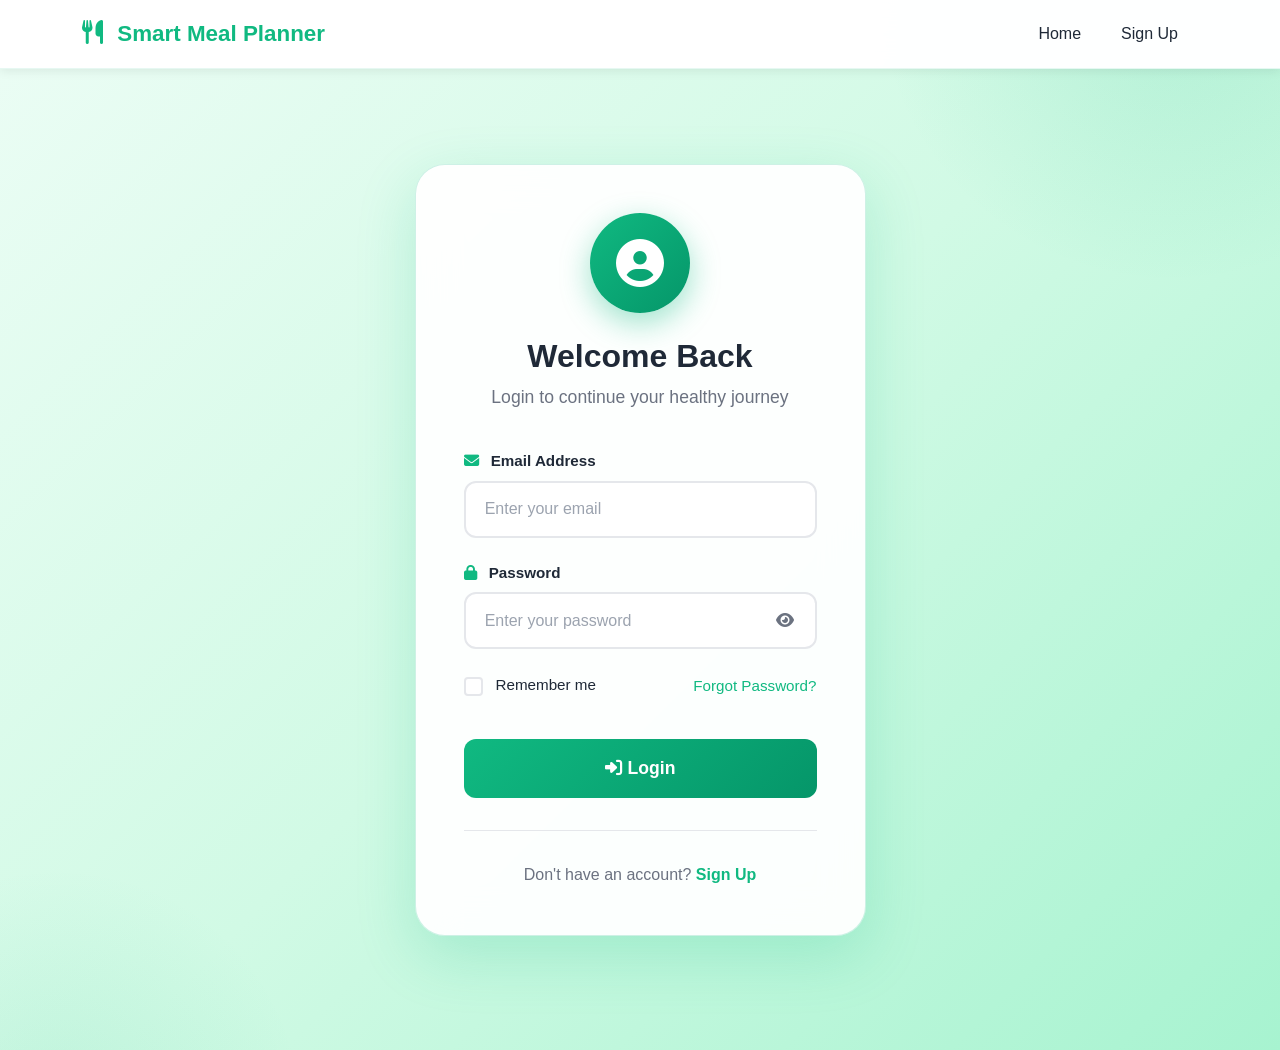
<file: profile.html>
<!DOCTYPE html>
<html lang="en">
<head>
    <meta charset="UTF-8">
    <meta name="viewport" content="width=device-width, initial-scale=1.0">
    <title>My Profile - Smart Meal Planner</title>
    <link href="https://cdn.jsdelivr.net/npm/bootstrap@5.3.0/dist/css/bootstrap.min.css" rel="stylesheet">
    <link rel="stylesheet" href="https://cdnjs.cloudflare.com/ajax/libs/font-awesome/6.4.0/css/all.min.css">
    <link rel="stylesheet" href="profile.css">
</head>
<body>
    <!-- Navigation will be loaded by navbar.js -->
    <script src="navbar.js"></script>
    <script>loadNavbar('profile');</script>

    <div class="container my-5">
        <div class="row">
            <!-- Sidebar -->
            <div class="col-md-3">
                <div class="card profile-sidebar">
                    <div class="card-body text-center">
                        <div class="profile-avatar">
                            <i class="fas fa-user-circle"></i>
                        </div>
                        <h5 class="mt-3" id="profileName">Loading...</h5>
                        <p class="text-muted" id="profileEmail">email@example.com</p>
                        <div class="profile-stats mt-4">
                            <div class="stat-item">
                                <strong id="memberSince">0</strong>
                                <small>Days Member</small>
                            </div>
                            <div class="stat-item">
                                <strong id="recipesCooked">0</strong>
                                <small>Recipes Cooked</small>
                            </div>
                        </div>
                    </div>
                </div>


            </div>

            <!-- Main Content -->
            <div class="col-md-9">
                <!-- Profile Tabs -->
                <ul class="nav nav-tabs mb-4" id="profileTabs" role="tablist">
                    <li class="nav-item" role="presentation">
                        <button class="nav-link active" id="personal-tab" data-bs-toggle="tab" data-bs-target="#personal" type="button">
                            <i class="fas fa-user"></i> Personal Info
                        </button>
                    </li>
                    <li class="nav-item" role="presentation">
                        <button class="nav-link" id="health-tab" data-bs-toggle="tab" data-bs-target="#health" type="button">
                            <i class="fas fa-heartbeat"></i> Health & Goals
                        </button>
                    </li>
                    <li class="nav-item" role="presentation">
                        <button class="nav-link" id="preferences-tab" data-bs-toggle="tab" data-bs-target="#preferences" type="button">
                            <i class="fas fa-sliders-h"></i> Preferences
                        </button>
                    </li>

                </ul>

                <!-- Tab Content -->
                <div class="tab-content" id="profileTabContent">
                    <!-- Personal Info Tab -->
                    <div class="tab-pane fade show active" id="personal" role="tabpanel">
                        <div class="card">
                            <div class="card-header">
                                <h5><i class="fas fa-user"></i> Personal Information</h5>
                            </div>
                            <div class="card-body">
                                <form id="personalInfoForm">
                                    <div class="row">
                                        <div class="col-md-6 mb-3">
                                            <label class="form-label">First Name</label>
                                            <input type="text" class="form-control" id="firstName" required>
                                        </div>
                                        <div class="col-md-6 mb-3">
                                            <label class="form-label">Last Name</label>
                                            <input type="text" class="form-control" id="lastName" required>
                                        </div>
                                    </div>
                                    <div class="mb-3">
                                        <label class="form-label">Email</label>
                                        <input type="email" class="form-control" id="email" readonly>
                                        <small class="text-muted">Email cannot be changed</small>
                                    </div>
                                    <button type="submit" class="btn btn-success">
                                        <i class="fas fa-save"></i> Save Changes
                                    </button>
                                </form>
                            </div>
                        </div>
                    </div>

                    <!-- Health & Goals Tab -->
                    <div class="tab-pane fade" id="health" role="tabpanel">
                        <div class="card">
                            <div class="card-header">
                                <h5><i class="fas fa-heartbeat"></i> Health Metrics & Goals</h5>
                            </div>
                            <div class="card-body">
                                <form id="healthForm">
                                    <div class="row">
                                        <div class="col-md-6 mb-3">
                                            <label class="form-label">Age</label>
                                            <input type="number" class="form-control" id="age" min="1" max="120">
                                        </div>
                                        <div class="col-md-6 mb-3">
                                            <label class="form-label">Gender</label>
                                            <select class="form-select" id="gender">
                                                <option value="">Select...</option>
                                                <option value="male">Male</option>
                                                <option value="female">Female</option>
                                                <option value="other">Other</option>
                                            </select>
                                        </div>
                                    </div>
                                    <div class="row">
                                        <div class="col-md-6 mb-3">
                                            <label class="form-label">Height (cm)</label>
                                            <input type="number" class="form-control" id="height" step="0.1">
                                        </div>
                                        <div class="col-md-6 mb-3">
                                            <label class="form-label">Weight (kg)</label>
                                            <input type="number" class="form-control" id="weight" step="0.1">
                                        </div>
                                    </div>
                                    <div class="row">
                                        <div class="col-md-6 mb-3">
                                            <label class="form-label">Activity Level</label>
                                            <select class="form-select" id="activityLevel">
                                                <option value="sedentary">Sedentary (little or no exercise)</option>
                                                <option value="light">Light (exercise 1-3 days/week)</option>
                                                <option value="moderate">Moderate (exercise 3-5 days/week)</option>
                                                <option value="active">Active (exercise 6-7 days/week)</option>
                                                <option value="very_active">Very Active (intense exercise daily)</option>
                                            </select>
                                        </div>
                                        <div class="col-md-6 mb-3">
                                            <label class="form-label">Goal</label>
                                            <select class="form-select" id="goal">
                                                <option value="weight_loss">Weight Loss</option>
                                                <option value="maintenance">Maintenance</option>
                                                <option value="muscle_gain">Muscle Gain</option>
                                                <option value="athletic">Athletic Performance</option>
                                            </select>
                                        </div>
                                    </div>

                                    <!-- Calculated Metrics -->
                                    <div class="alert alert-info" id="calculatedMetrics" style="display:none;">
                                        <h6><i class="fas fa-calculator"></i> Calculated Metrics</h6>
                                        <div class="row text-center">
                                            <div class="col-md-3">
                                                <strong id="bmrValue">0</strong>
                                                <p class="mb-0 small">BMR (kcal/day)</p>
                                            </div>
                                            <div class="col-md-3">
                                                <strong id="tdeeValue">0</strong>
                                                <p class="mb-0 small">TDEE (kcal/day)</p>
                                            </div>
                                            <div class="col-md-3">
                                                <strong id="targetCaloriesValue">0</strong>
                                                <p class="mb-0 small">Target Calories</p>
                                            </div>
                                            <div class="col-md-3">
                                                <strong id="targetProteinValue">0g</strong>
                                                <p class="mb-0 small">Target Protein</p>
                                            </div>
                                        </div>
                                    </div>

                                    <button type="submit" class="btn btn-success">
                                        <i class="fas fa-save"></i> Save & Calculate
                                    </button>
                                </form>
                            </div>
                        </div>
                    </div>

                    <!-- Preferences Tab -->
                    <div class="tab-pane fade" id="preferences" role="tabpanel">
                        <div class="card">
                            <div class="card-header">
                                <h5><i class="fas fa-sliders-h"></i> Dietary Preferences</h5>
                            </div>
                            <div class="card-body">
                                <form id="preferencesForm">
                                    <div class="mb-3">
                                        <label class="form-label">Dietary Preference</label>
                                        <select class="form-select" id="dietaryPreference">
                                            <option value="none">No Restriction</option>
                                            <option value="vegetarian">Vegetarian</option>
                                            <option value="non-vegetarian">Non-Vegetarian</option>
                                            <option value="vegan">Vegan</option>
                                            <option value="keto">Keto</option>
                                            <option value="paleo">Paleo</option>
                                            <option value="gluten-free">Gluten-Free</option>
                                            <option value="dairy-free">Dairy-Free</option>
                                        </select>
                                    </div>
                                    <div class="mb-3">
                                        <label class="form-label">Allergies (comma-separated)</label>
                                        <input type="text" class="form-control" id="allergies" placeholder="e.g., peanuts, shellfish">
                                    </div>
                                    <button type="submit" class="btn btn-success">
                                        <i class="fas fa-save"></i> Save Preferences
                                    </button>
                                </form>
                            </div>
                        </div>
                    </div>


                </div>
            </div>
        </div>
    </div>

    <script src="https://cdn.jsdelivr.net/npm/bootstrap@5.3.0/dist/js/bootstrap.bundle.min.js"></script>
    <script src="profile.js"></script>
</body>
</html>
</file>
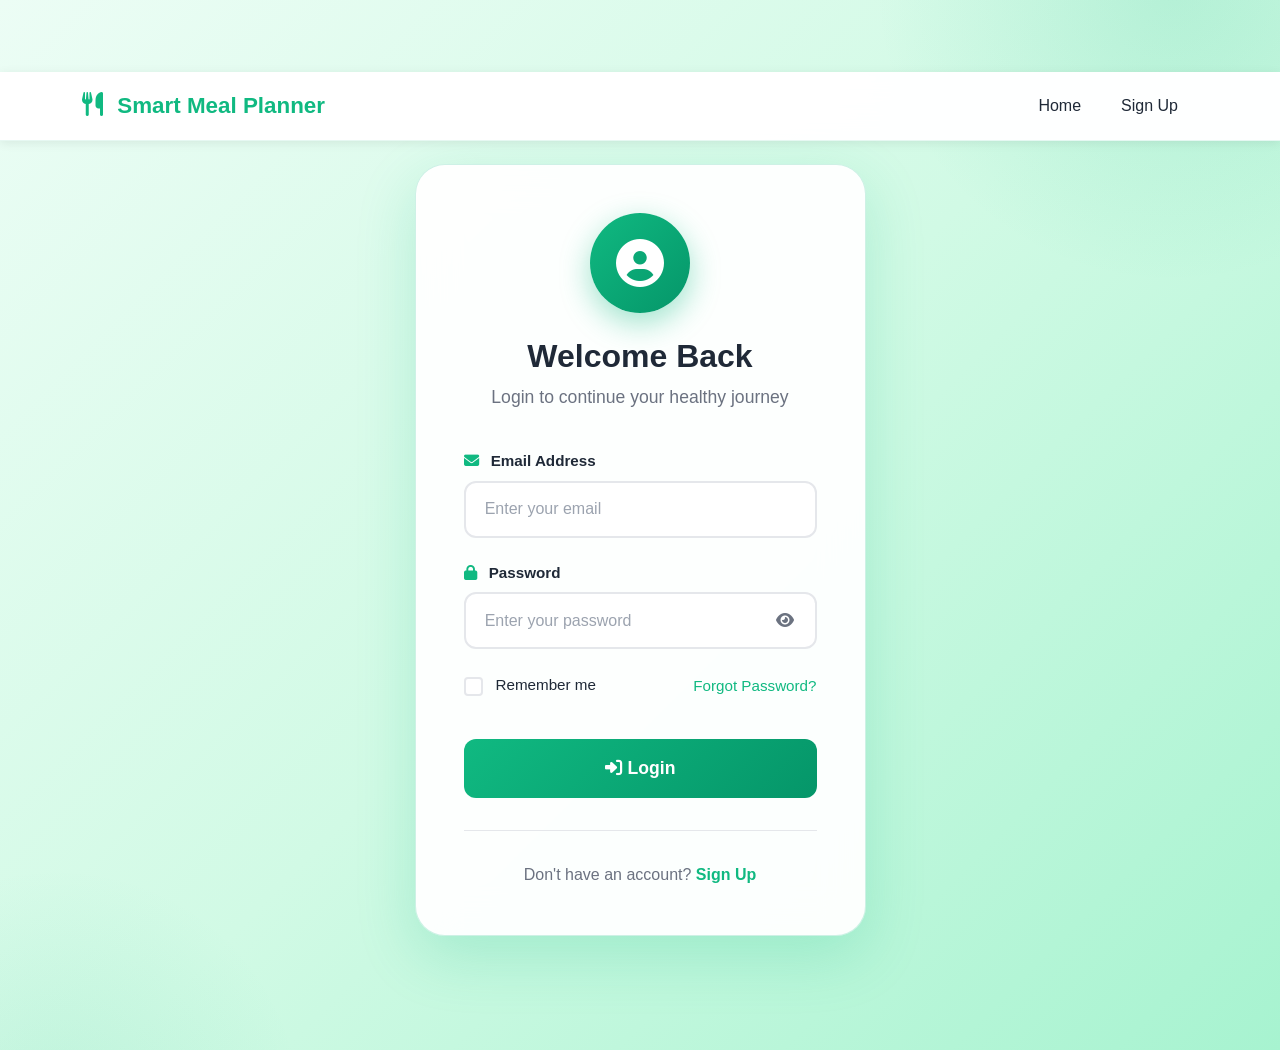
<file: recipes.html>
<!DOCTYPE html>
<html lang="en">
<head>
    <meta charset="UTF-8">
    <meta name="viewport" content="width=device-width, initial-scale=1.0">
    <title>Recipe Management - Smart Meal Planner</title>
    <link href="https://cdn.jsdelivr.net/npm/bootstrap@5.3.0/dist/css/bootstrap.min.css" rel="stylesheet">
    <link rel="stylesheet" href="https://cdnjs.cloudflare.com/ajax/libs/font-awesome/6.4.0/css/all.min.css">
    <link rel="stylesheet" href="styles.css">
    <link rel="stylesheet" href="recipes.css">
</head>
<body>
    <!-- Navigation will be loaded by navbar.js -->
    <script src="navbar.js"></script>
    <script>loadNavbar('recipes');</script>

    <div class="container my-5">
        <!-- Header -->
        <div class="mb-4">
            <h1><i class="fas fa-book-open"></i> Recipe Management</h1>
            <div id="filterInfo" class="text-muted small" style="display: none;">
                <i class="fas fa-info-circle"></i> <span id="filterInfoText"></span>
            </div>
        </div>

        <!-- Filters -->
        <div class="card mb-4">
            <div class="card-body">
                <div class="row g-3">
                    <div class="col-md-3">
                        <select class="form-select" id="filterType">
                            <option value="approved" selected>Approved Recipes</option>
                            <option value="my">My Recipes</option>
                            <option value="ai_generated">AI Generated Recipes</option>
                            <option value="all">All Recipes</option>
                            <option value="public">Public Recipes</option>
                            <option value="pending" id="pendingOption" style="display:none;">Pending Approval</option>
                        </select>
                    </div>
                    <div class="col-md-3">
                        <input type="text" class="form-control" id="searchInput" placeholder="Search recipes...">
                    </div>
                    <div class="col-md-3">
                        <select class="form-select" id="dietaryFilter">
                            <option value="">All Dietary Tags</option>
                            <option value="vegetarian">Vegetarian</option>
                            <option value="vegan">Vegan</option>
                            <option value="gluten-free">Gluten Free</option>
                            <option value="keto">Keto</option>
                            <option value="high-protein">High Protein</option>
                        </select>
                    </div>
                    <div class="col-md-3">
                        <button class="btn btn-primary w-100" id="applyFilters">
                            <i class="fas fa-filter"></i> Apply Filters
                        </button>
                    </div>
                </div>
            </div>
        </div>

        <!-- Recipes Grid -->
        <div id="recipesContainer" class="row g-4">
            <!-- Recipes will be loaded here -->
        </div>

        <!-- Pagination -->
        <nav aria-label="Recipe pagination" class="mt-4">
            <ul class="pagination justify-content-center" id="pagination"></ul>
        </nav>
    </div>

    <!-- Add/Edit Recipe Modal -->
    <div class="modal fade" id="addRecipeModal" tabindex="-1">
        <div class="modal-dialog modal-lg">
            <div class="modal-content">
                <div class="modal-header">
                    <h5 class="modal-title" id="modalTitle">Add New Recipe</h5>
                    <button type="button" class="btn-close" data-bs-dismiss="modal"></button>
                </div>
                <div class="modal-body">
                    <form id="recipeForm">
                        <input type="hidden" id="recipeId">
                        
                        <!-- Basic Info -->
                        <div class="mb-3">
                            <label class="form-label">Recipe Name *</label>
                            <input type="text" class="form-control" id="recipeName" required>
                        </div>
                        
                        <div class="mb-3">
                            <label class="form-label">Description</label>
                            <textarea class="form-control" id="recipeDescription" rows="3"></textarea>
                        </div>
                        
                        <div class="row">
                            <div class="col-md-4 mb-3">
                                <label class="form-label">Prep Time (min)</label>
                                <input type="number" class="form-control" id="prepTime" min="0">
                            </div>
                            <div class="col-md-4 mb-3">
                                <label class="form-label">Cook Time (min)</label>
                                <input type="number" class="form-control" id="cookTime" min="0">
                            </div>
                            <div class="col-md-4 mb-3">
                                <label class="form-label">Servings</label>
                                <input type="number" class="form-control" id="servings" min="1" value="1">
                            </div>
                        </div>
                        
                        <div class="mb-3">
                            <label class="form-label">Image URL</label>
                            <input type="url" class="form-control" id="imageUrl">
                        </div>
                        
                        <div class="mb-3">
                            <label class="form-label">Dietary Tags</label>
                            <input type="text" class="form-control" id="dietaryTags" 
                                   placeholder="e.g., vegetarian, gluten-free, keto">
                        </div>
                        
                        <div class="mb-3 form-check">
                            <input type="checkbox" class="form-check-input" id="isPublic">
                            <label class="form-check-label" for="isPublic">Make recipe public</label>
                        </div>
                        
                        <!-- Ingredients -->
                        <h6 class="mt-4">Ingredients *</h6>
                        <div id="ingredientsContainer">
                            <div class="ingredient-row mb-2">
                                <div class="row">
                                    <div class="col-md-5">
                                        <select class="form-select ingredient-select" required>
                                            <option value="">Select ingredient...</option>
                                        </select>
                                    </div>
                                    <div class="col-md-3">
                                        <input type="number" class="form-control ingredient-quantity" 
                                               placeholder="Quantity" step="0.01" required>
                                    </div>
                                    <div class="col-md-3">
                                        <input type="text" class="form-control ingredient-unit" 
                                               placeholder="Unit" value="g">
                                    </div>
                                    <div class="col-md-1">
                                        <button type="button" class="btn btn-danger btn-sm remove-ingredient">
                                            <i class="fas fa-times"></i>
                                        </button>
                                    </div>
                                </div>
                            </div>
                        </div>
                        <button type="button" class="btn btn-sm btn-outline-success" id="addIngredient">
                            <i class="fas fa-plus"></i> Add Ingredient
                        </button>
                        
                        <!-- Steps -->
                        <h6 class="mt-4">Cooking Steps *</h6>
                        <div id="stepsContainer">
                            <div class="step-row mb-2">
                                <div class="input-group">
                                    <span class="input-group-text">1</span>
                                    <textarea class="form-control step-description" rows="2" 
                                              placeholder="Describe this step..." required></textarea>
                                    <button type="button" class="btn btn-danger remove-step">
                                        <i class="fas fa-times"></i>
                                    </button>
                                </div>
                            </div>
                        </div>
                        <button type="button" class="btn btn-sm btn-outline-success" id="addStep">
                            <i class="fas fa-plus"></i> Add Step
                        </button>
                    </form>
                </div>
                <div class="modal-footer">
                    <button type="button" class="btn btn-secondary" data-bs-dismiss="modal">Cancel</button>
                    <button type="button" class="btn btn-success" id="saveRecipe">Save Recipe</button>
                </div>
            </div>
        </div>
    </div>

    <!-- View Recipe Modal -->
    <div class="modal fade" id="viewRecipeModal" tabindex="-1">
        <div class="modal-dialog modal-lg">
            <div class="modal-content">
                <div class="modal-header">
                    <h5 class="modal-title" id="viewRecipeName"></h5>
                    <button type="button" class="btn-close" data-bs-dismiss="modal"></button>
                </div>
                <div class="modal-body" id="viewRecipeContent">
                    <!-- Recipe details will be loaded here -->
                </div>
            </div>
        </div>
    </div>

    <script src="https://cdn.jsdelivr.net/npm/bootstrap@5.3.0/dist/js/bootstrap.bundle.min.js"></script>
    <script src="recipes.js"></script>
</body>
</html>
</file>
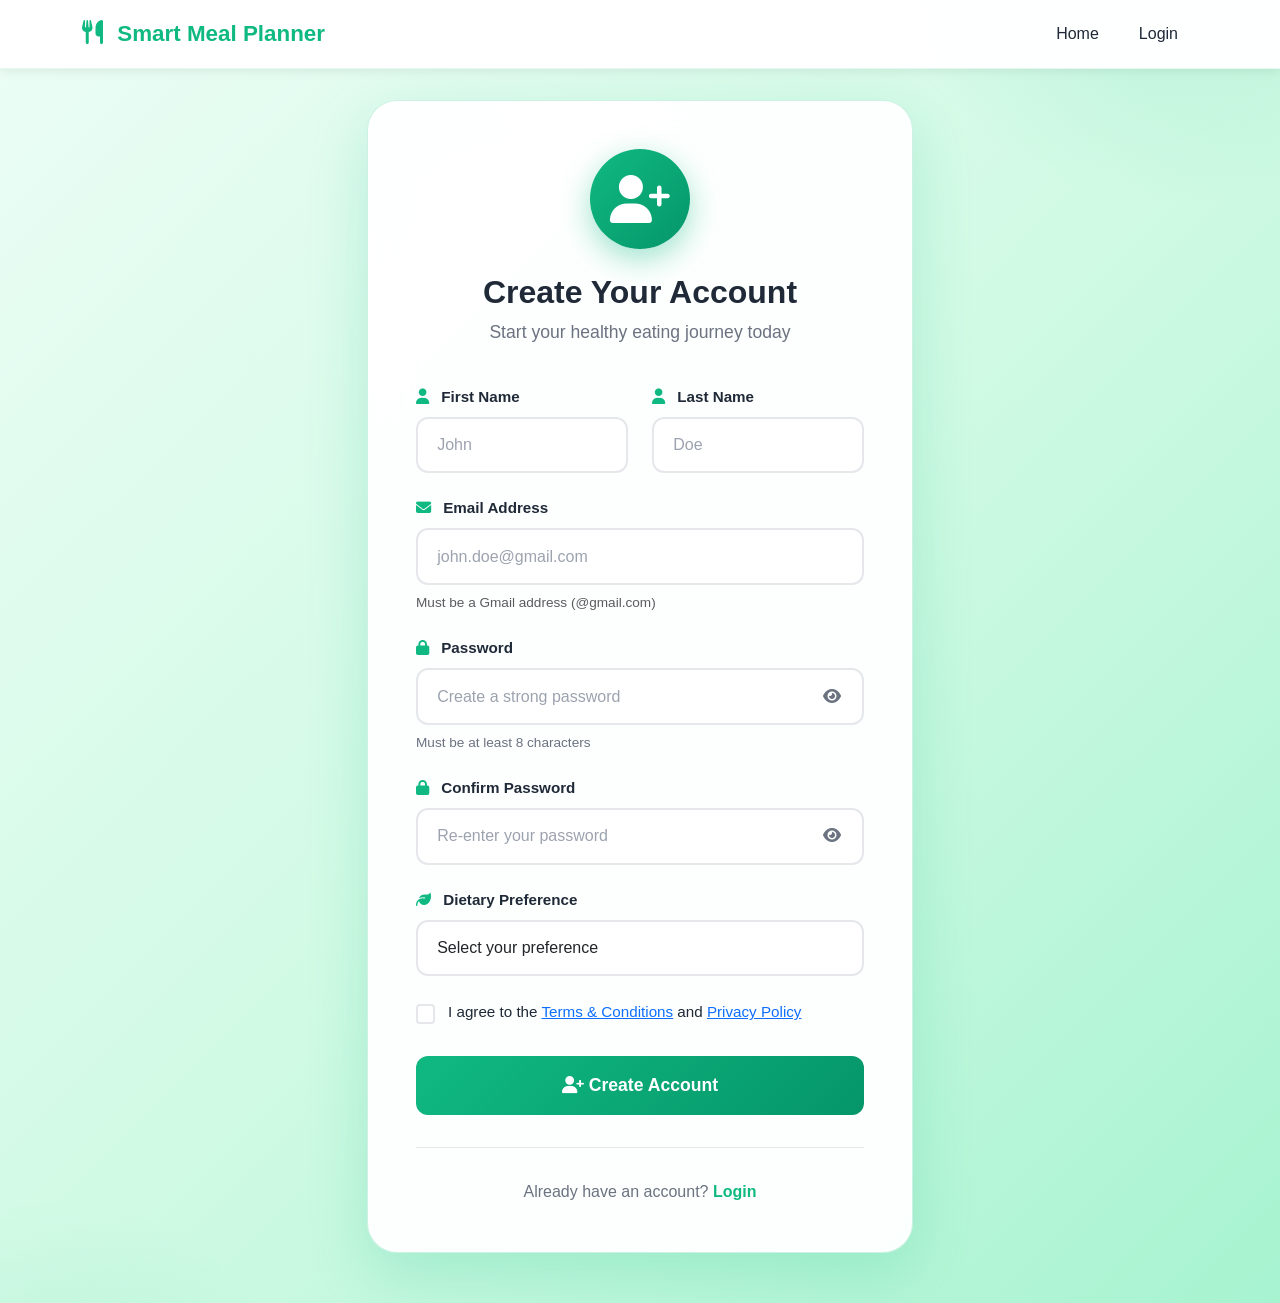
<file: signup.html>
<!DOCTYPE html>
<html lang="en">
<head>
    <meta charset="UTF-8">
    <meta name="viewport" content="width=device-width, initial-scale=1.0">
    <title>Sign Up - Smart Meal Planner</title>
    <link href="https://cdn.jsdelivr.net/npm/bootstrap@5.3.0/dist/css/bootstrap.min.css" rel="stylesheet">
    <link rel="stylesheet" href="https://cdnjs.cloudflare.com/ajax/libs/font-awesome/6.4.0/css/all.min.css">
    <link rel="stylesheet" href="styles.css">
</head>
<body>
    <!-- Navigation -->
    <nav class="navbar navbar-expand-lg navbar-light fixed-top">
        <div class="container">
            <a class="navbar-brand" href="index.html">
                <i class="fas fa-utensils"></i> Smart Meal Planner
            </a>
            <button class="navbar-toggler" type="button" data-bs-toggle="collapse" data-bs-target="#navbarNav">
                <span class="navbar-toggler-icon"></span>
            </button>
            <div class="collapse navbar-collapse" id="navbarNav">
                <ul class="navbar-nav ms-auto">
                    <li class="nav-item"><a class="nav-link" href="index.html">Home</a></li>
                    <li class="nav-item"><a class="nav-link" href="login.html">Login</a></li>
                </ul>
            </div>
        </div>
    </nav>

    <!-- Signup Section -->
    <section class="auth-section">
        <div class="container">
            <div class="row justify-content-center align-items-center min-vh-100">
                <div class="col-lg-6 col-md-8">
                    <div class="auth-card">
                        <div class="auth-header">
                            <div class="auth-icon">
                                <i class="fas fa-user-plus"></i>
                            </div>
                            <h2>Create Your Account</h2>
                            <p>Start your healthy eating journey today</p>
                        </div>
                        
                        <form class="auth-form" id="signupForm">
                            <div class="row">
                                <div class="col-md-6">
                                    <div class="form-group">
                                        <label for="firstName"><i class="fas fa-user"></i> First Name</label>
                                        <input type="text" class="form-control" id="firstName" placeholder="John" required>
                                    </div>
                                </div>
                                <div class="col-md-6">
                                    <div class="form-group">
                                        <label for="lastName"><i class="fas fa-user"></i> Last Name</label>
                                        <input type="text" class="form-control" id="lastName" placeholder="Doe" required>
                                    </div>
                                </div>
                            </div>
                            
                            <div class="form-group">
                                <label for="email"><i class="fas fa-envelope"></i> Email Address</label>
                                <input type="email" class="form-control" id="email" placeholder="john.doe@gmail.com" required>
                                <small class="form-text text-muted">Must be a Gmail address (@gmail.com)</small>
                            </div>
                            
                            <div class="form-group">
                                <label for="password"><i class="fas fa-lock"></i> Password</label>
                                <div class="password-input">
                                    <input type="password" class="form-control" id="password" placeholder="Create a strong password" required>
                                    <button type="button" class="password-toggle" onclick="togglePassword('password', 'toggleIcon1')">
                                        <i class="fas fa-eye" id="toggleIcon1"></i>
                                    </button>
                                </div>
                                <small class="form-text">Must be at least 8 characters</small>
                            </div>
                            
                            <div class="form-group">
                                <label for="confirmPassword"><i class="fas fa-lock"></i> Confirm Password</label>
                                <div class="password-input">
                                    <input type="password" class="form-control" id="confirmPassword" placeholder="Re-enter your password" required>
                                    <button type="button" class="password-toggle" onclick="togglePassword('confirmPassword', 'toggleIcon2')">
                                        <i class="fas fa-eye" id="toggleIcon2"></i>
                                    </button>
                                </div>
                            </div>
                            
                            <div class="form-group">
                                <label for="dietaryPreference"><i class="fas fa-leaf"></i> Dietary Preference</label>
                                <select class="form-control" id="dietaryPreference" required>
                                    <option value="">Select your preference</option>
                                    <option value="none">No Restrictions</option>
                                    <option value="vegetarian">Vegetarian</option>
                                    <option value="non-vegetarian">Non-Vegetarian</option>
                                    <option value="vegan">Vegan</option>
                                    <option value="keto">Keto</option>
                                    <option value="paleo">Paleo</option>
                                    <option value="gluten-free">Gluten-Free</option>
                                </select>
                            </div>
                            
                            <div class="form-check mb-3">
                                <input class="form-check-input" type="checkbox" id="terms" required>
                                <label class="form-check-label" for="terms">
                                    I agree to the <a href="#">Terms & Conditions</a> and <a href="#">Privacy Policy</a>
                                </label>
                            </div>
                            
                            <button type="submit" class="btn btn-primary btn-block btn-auth">
                                <i class="fas fa-user-plus"></i> Create Account
                            </button>
                        </form>
                        
                        <div class="auth-footer">
                            <p>Already have an account? <a href="login.html">Login</a></p>
                        </div>
                    </div>
                </div>
            </div>
        </div>
    </section>

    <script src="https://cdn.jsdelivr.net/npm/bootstrap@5.3.0/dist/js/bootstrap.bundle.min.js"></script>
    <script>
        function togglePassword(inputId, iconId) {
            const passwordInput = document.getElementById(inputId);
            const toggleIcon = document.getElementById(iconId);
            
            if (passwordInput.type === 'password') {
                passwordInput.type = 'text';
                toggleIcon.classList.remove('fa-eye');
                toggleIcon.classList.add('fa-eye-slash');
            } else {
                passwordInput.type = 'password';
                toggleIcon.classList.remove('fa-eye-slash');
                toggleIcon.classList.add('fa-eye');
            }
        }
        
        // Real-time validation for email field
        document.getElementById('email').addEventListener('blur', function() {
            const email = this.value.trim();
            if (email && !email.endsWith('@gmail.com')) {
                showMessage('error', 'Email must be a Gmail address (@gmail.com)');
                this.focus();
            }
        });
        
        // Real-time validation for password field
        document.getElementById('password').addEventListener('blur', function() {
            const password = this.value;
            if (password && password.length < 8) {
                showMessage('error', 'Password must be at least 8 characters long. Only 8 or more characters are allowed.');
                this.focus();
            }
        });
        
        // Real-time validation while typing password
        document.getElementById('password').addEventListener('input', function() {
            const password = this.value;
            const helpText = this.parentElement.nextElementSibling;
            
            if (password.length > 0 && password.length < 8) {
                helpText.textContent = `Password too short (${password.length}/8 characters minimum)`;
                helpText.style.color = '#dc3545';
            } else if (password.length >= 8) {
                helpText.textContent = 'Password length is good ✓';
                helpText.style.color = '#28a745';
            } else {
                helpText.textContent = 'Must be at least 8 characters';
                helpText.style.color = '#6c757d';
            }
        });
        
        document.getElementById('signupForm').addEventListener('submit', function(e) {
            e.preventDefault();
            
            const firstName = document.getElementById('firstName').value.trim();
            const lastName = document.getElementById('lastName').value.trim();
            const email = document.getElementById('email').value.trim();
            const password = document.getElementById('password').value;
            const confirmPassword = document.getElementById('confirmPassword').value;
            const dietaryPreference = document.getElementById('dietaryPreference').value;
            
            // Validation checks
            if (!firstName || !lastName) {
                showMessage('error', 'Please enter your full name');
                return;
            }
            
            if (!email || !email.includes('@')) {
                showMessage('error', 'Please enter a valid email address');
                return;
            }
            
            if (!email.endsWith('@gmail.com')) {
                showMessage('error', 'Email must be a Gmail address (@gmail.com)');
                return;
            }
            
            if (password.length < 8) {
                showMessage('error', 'Password must be at least 8 characters long. Only 8 or more characters are allowed.');
                return;
            }
            
            if (password !== confirmPassword) {
                showMessage('error', 'Passwords do not match');
                return;
            }
            
            if (!dietaryPreference) {
                showMessage('error', 'Please select your dietary preference');
                return;
            }
            
            if (!document.getElementById('terms').checked) {
                showMessage('error', 'Please accept the Terms & Conditions');
                return;
            }
            
            const submitBtn = this.querySelector('button[type="submit"]');
            const originalText = submitBtn.innerHTML;
            submitBtn.innerHTML = '<i class="fas fa-spinner fa-spin"></i> Creating Account...';
            submitBtn.disabled = true;
            
            const formData = {
                firstName: document.getElementById('firstName').value,
                lastName: document.getElementById('lastName').value,
                email: document.getElementById('email').value,
                password: password,
                dietaryPreference: document.getElementById('dietaryPreference').value
            };
            
            fetch('api/signup.php', {
                method: 'POST',
                headers: {
                    'Content-Type': 'application/json'
                },
                body: JSON.stringify(formData)
            })
            .then(response => response.json())
            .then(data => {
                if (data.success) {
                    showMessage('success', data.message + ' Redirecting to login...');
                    
                    // Redirect to login after 2 seconds
                    setTimeout(() => {
                        window.location.href = 'login.html';
                    }, 2000);
                } else {
                    showMessage('error', data.message);
                    submitBtn.innerHTML = originalText;
                    submitBtn.disabled = false;
                }
            })
            .catch(error => {
                console.error('Error:', error);
                showMessage('error', 'An error occurred. Please try again.');
                submitBtn.innerHTML = originalText;
                submitBtn.disabled = false;
            });
        });
        
        function showMessage(type, message) {
            // Create toast notification
            const toastHtml = `
                <div class="toast-container position-fixed top-0 end-0 p-3" style="z-index: 9999;">
                    <div class="toast show align-items-center text-white bg-${type === 'success' ? 'success' : 'danger'} border-0" role="alert">
                        <div class="d-flex">
                            <div class="toast-body">
                                <i class="fas fa-${type === 'success' ? 'check-circle' : 'exclamation-circle'}"></i>
                                ${message}
                            </div>
                            <button type="button" class="btn-close btn-close-white me-2 m-auto" data-bs-dismiss="toast"></button>
                        </div>
                    </div>
                </div>
            `;
            
            document.body.insertAdjacentHTML('beforeend', toastHtml);
            
            const toastElement = document.querySelector('.toast-container:last-child .toast');
            const toast = new bootstrap.Toast(toastElement, { delay: 5000 });
            toast.show();
            
            toastElement.addEventListener('hidden.bs.toast', function() {
                this.closest('.toast-container').remove();
            });
        }
    </script>
</body>
</html>
</file>
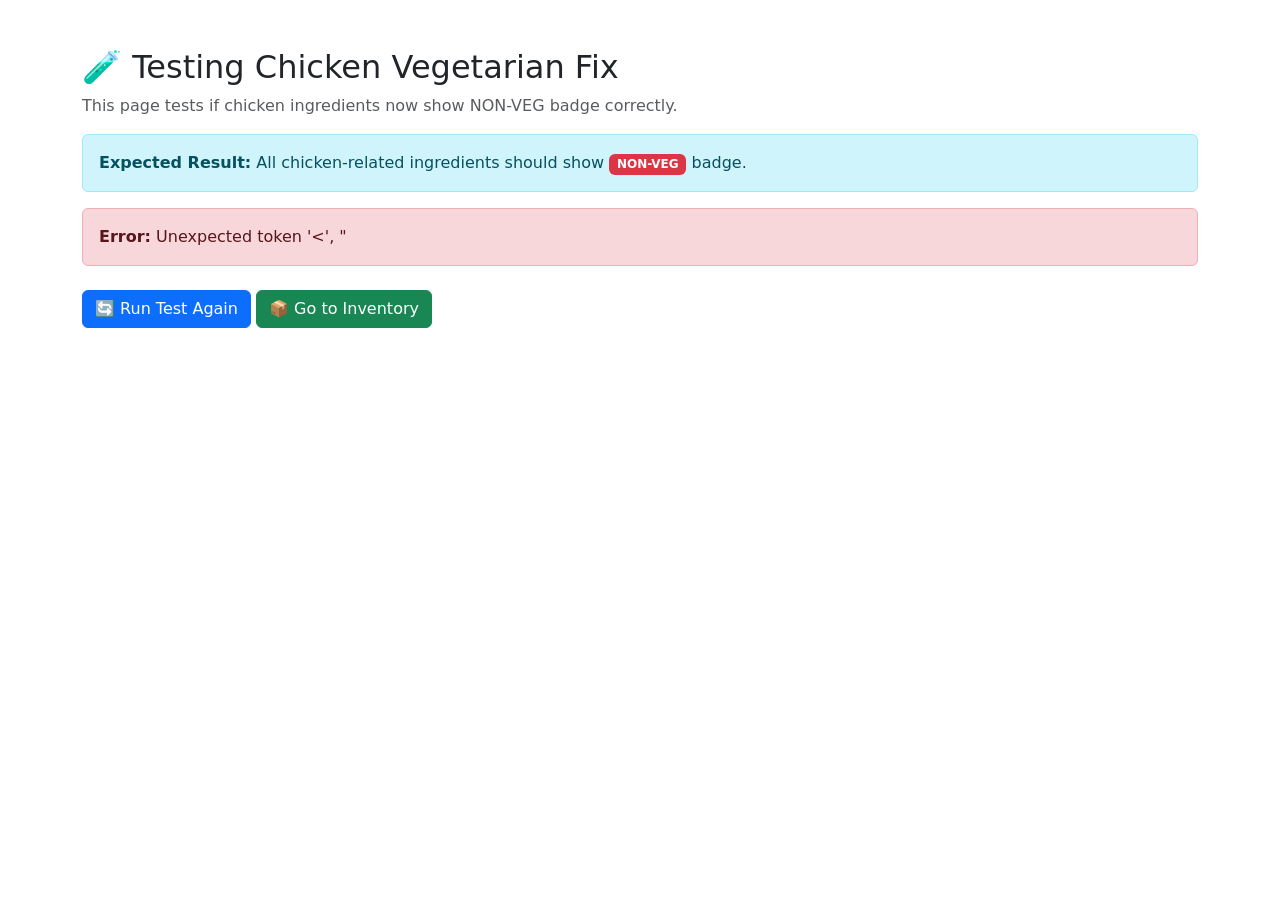
<file: test_chicken_fix.html>
<!DOCTYPE html>
<html lang="en">
<head>
    <meta charset="UTF-8">
    <meta name="viewport" content="width=device-width, initial-scale=1.0">
    <title>Test Chicken Fix</title>
    <link href="https://cdn.jsdelivr.net/npm/bootstrap@5.3.0/dist/css/bootstrap.min.css" rel="stylesheet">
    <link rel="stylesheet" href="https://cdnjs.cloudflare.com/ajax/libs/font-awesome/6.4.0/css/all.min.css">
    <style>
        .veg-badge { background-color: #28a745 !important; }
        .non-veg-badge { background-color: #dc3545 !important; }
        .ingredient-card {
            border: 1px solid #ddd;
            border-radius: 8px;
            padding: 15px;
            margin: 10px 0;
            background: white;
        }
    </style>
</head>
<body>
    <div class="container my-5">
        <h2>🧪 Testing Chicken Vegetarian Fix</h2>
        <p class="text-muted">This page tests if chicken ingredients now show NON-VEG badge correctly.</p>
        
        <div class="alert alert-info">
            <strong>Expected Result:</strong> All chicken-related ingredients should show <span class="badge bg-danger">NON-VEG</span> badge.
        </div>
        
        <div id="testResults">
            <div class="text-center py-4">
                <div class="spinner-border text-primary" role="status">
                    <span class="visually-hidden">Loading...</span>
                </div>
                <p class="mt-2">Testing chicken ingredients...</p>
            </div>
        </div>
        
        <div class="mt-4">
            <button class="btn btn-primary" onclick="runTest()">🔄 Run Test Again</button>
            <button class="btn btn-success" onclick="window.location.href='inventory.html'">📦 Go to Inventory</button>
        </div>
    </div>

    <script>
        document.addEventListener('DOMContentLoaded', runTest);
        
        function runTest() {
            document.getElementById('testResults').innerHTML = `
                <div class="text-center py-4">
                    <div class="spinner-border text-primary" role="status">
                        <span class="visually-hidden">Loading...</span>
                    </div>
                    <p class="mt-2">Testing chicken ingredients...</p>
                </div>
            `;
            
            // Test the API endpoint
            fetch('api/get_ingredients.php', {
                credentials: 'include'
            })
            .then(res => res.json())
            .then(data => {
                if (data.success) {
                    const chickenIngredients = data.ingredients.filter(ing => 
                        ing.ingredient_name.toLowerCase().includes('chicken')
                    );
                    
                    displayTestResults(chickenIngredients);
                } else {
                    document.getElementById('testResults').innerHTML = `
                        <div class="alert alert-danger">
                            <strong>Error:</strong> ${data.message || 'Failed to load ingredients'}
                        </div>
                    `;
                }
            })
            .catch(error => {
                console.error('Error:', error);
                document.getElementById('testResults').innerHTML = `
                    <div class="alert alert-danger">
                        <strong>Error:</strong> ${error.message}
                    </div>
                `;
            });
        }
        
        function displayTestResults(chickenIngredients) {
            const container = document.getElementById('testResults');
            
            if (chickenIngredients.length === 0) {
                container.innerHTML = `
                    <div class="alert alert-warning">
                        <strong>No chicken ingredients found in database.</strong>
                    </div>
                `;
                return;
            }
            
            let allCorrect = true;
            const results = chickenIngredients.map(ing => {
                const isVegetarian = Boolean(Number(ing.is_vegetarian));
                const isCorrect = !isVegetarian; // Chicken should be non-vegetarian
                if (isCorrect === false) allCorrect = false;
                
                return `
                    <div class="ingredient-card ${isCorrect ? 'border-success' : 'border-danger'}">
                        <div class="d-flex justify-content-between align-items-center">
                            <div>
                                <h6 class="mb-1">${ing.ingredient_name}</h6>
                                <small class="text-muted">ID: ${ing.id} | Category: ${ing.category}</small>
                            </div>
                            <div>
                                ${isVegetarian ? 
                                    '<span class="badge bg-success veg-badge"><i class="fas fa-leaf"></i> VEG</span>' : 
                                    '<span class="badge bg-danger non-veg-badge"><i class="fas fa-drumstick-bite"></i> NON-VEG</span>'
                                }
                                ${isCorrect ? 
                                    '<i class="fas fa-check-circle text-success ms-2" title="Correct"></i>' :
                                    '<i class="fas fa-times-circle text-danger ms-2" title="Incorrect - should be NON-VEG"></i>'
                                }
                            </div>
                        </div>
                        <div class="mt-2">
                            <small class="text-muted">
                                Database value: is_vegetarian = ${ing.is_vegetarian} 
                                (${isVegetarian ? 'VEG' : 'NON-VEG'})
                            </small>
                        </div>
                    </div>
                `;
            }).join('');
            
            container.innerHTML = `
                <div class="alert alert-${allCorrect ? 'success' : 'danger'}">
                    <strong>${allCorrect ? '✅ Test PASSED' : '❌ Test FAILED'}:</strong> 
                    ${allCorrect ? 
                        'All chicken ingredients correctly show NON-VEG badge!' :
                        'Some chicken ingredients still show VEG badge. Database may need another update.'
                    }
                </div>
                <h5>Chicken Ingredients Found (${chickenIngredients.length}):</h5>
                ${results}
            `;
        }
    </script>
</body>
</html>
</file>
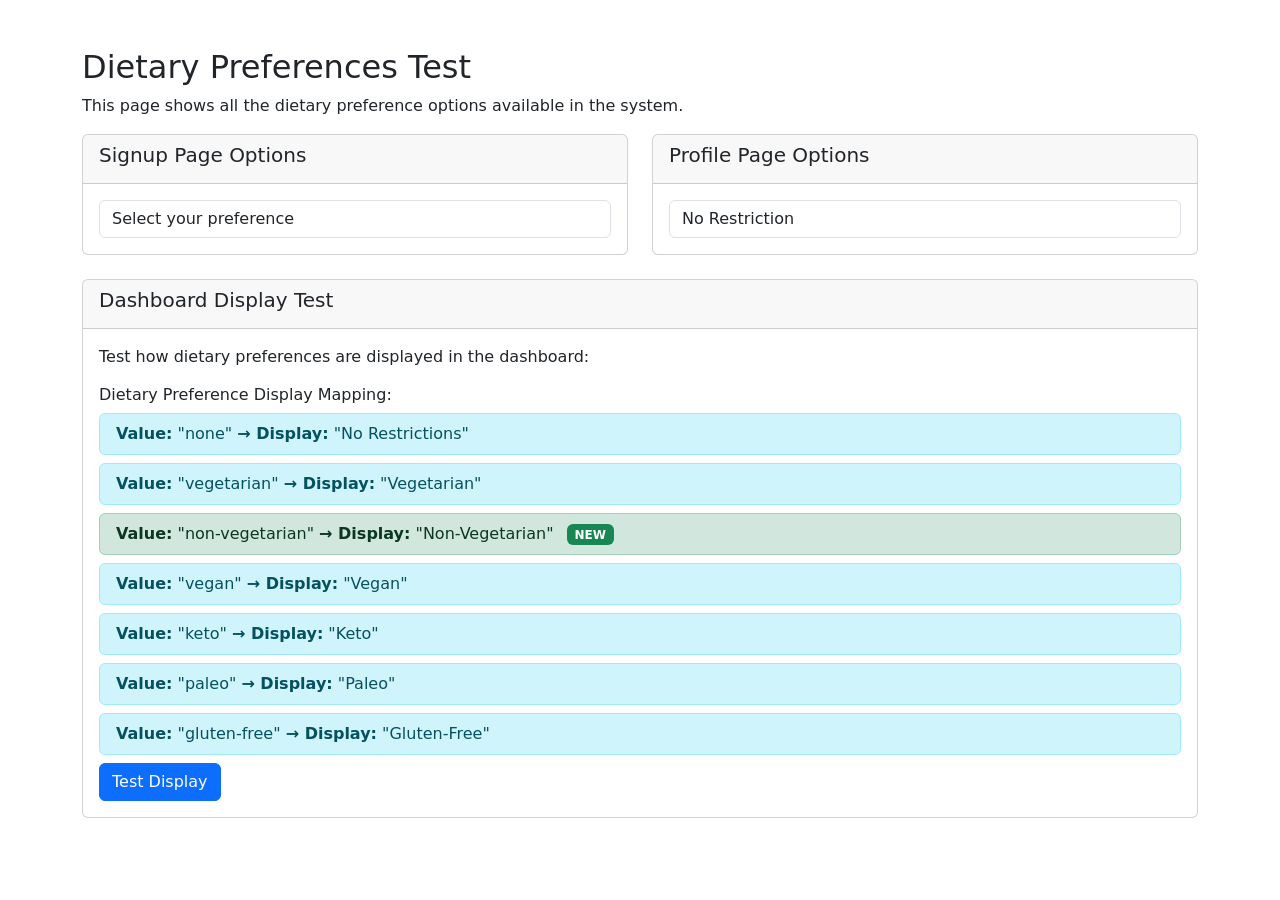
<file: test_dietary_preferences.html>
<!DOCTYPE html>
<html lang="en">
<head>
    <meta charset="UTF-8">
    <meta name="viewport" content="width=device-width, initial-scale=1.0">
    <title>Test Dietary Preferences</title>
    <link href="https://cdn.jsdelivr.net/npm/bootstrap@5.3.0/dist/css/bootstrap.min.css" rel="stylesheet">
</head>
<body>
    <div class="container my-5">
        <h2>Dietary Preferences Test</h2>
        <p>This page shows all the dietary preference options available in the system.</p>
        
        <div class="row">
            <div class="col-md-6">
                <div class="card">
                    <div class="card-header">
                        <h5>Signup Page Options</h5>
                    </div>
                    <div class="card-body">
                        <select class="form-control" id="signupPrefs">
                            <option value="">Select your preference</option>
                            <option value="none">No Restrictions</option>
                            <option value="vegetarian">Vegetarian</option>
                            <option value="non-vegetarian">Non-Vegetarian</option>
                            <option value="vegan">Vegan</option>
                            <option value="keto">Keto</option>
                            <option value="paleo">Paleo</option>
                            <option value="gluten-free">Gluten-Free</option>
                        </select>
                    </div>
                </div>
            </div>
            
            <div class="col-md-6">
                <div class="card">
                    <div class="card-header">
                        <h5>Profile Page Options</h5>
                    </div>
                    <div class="card-body">
                        <select class="form-control" id="profilePrefs">
                            <option value="none">No Restriction</option>
                            <option value="vegetarian">Vegetarian</option>
                            <option value="non-vegetarian">Non-Vegetarian</option>
                            <option value="vegan">Vegan</option>
                            <option value="keto">Keto</option>
                            <option value="paleo">Paleo</option>
                            <option value="gluten-free">Gluten-Free</option>
                            <option value="dairy-free">Dairy-Free</option>
                        </select>
                    </div>
                </div>
            </div>
        </div>
        
        <div class="row mt-4">
            <div class="col-12">
                <div class="card">
                    <div class="card-header">
                        <h5>Dashboard Display Test</h5>
                    </div>
                    <div class="card-body">
                        <p>Test how dietary preferences are displayed in the dashboard:</p>
                        <div id="displayTest"></div>
                        <button class="btn btn-primary" onclick="testDisplay()">Test Display</button>
                    </div>
                </div>
            </div>
        </div>
    </div>

    <script>
        // Test the dietMap from dashboard.js
        const dietMap = {
            'none': 'No Restrictions',
            'vegetarian': 'Vegetarian',
            'non-vegetarian': 'Non-Vegetarian',
            'vegan': 'Vegan',
            'keto': 'Keto',
            'paleo': 'Paleo',
            'gluten-free': 'Gluten-Free'
        };

        function testDisplay() {
            const container = document.getElementById('displayTest');
            container.innerHTML = '<h6>Dietary Preference Display Mapping:</h6>';
            
            Object.keys(dietMap).forEach(key => {
                const displayValue = dietMap[key];
                const alertClass = key === 'non-vegetarian' ? 'success' : 'info';
                
                container.innerHTML += `
                    <div class="alert alert-${alertClass} py-2 mb-2">
                        <strong>Value:</strong> "${key}" <strong>→ Display:</strong> "${displayValue}"
                        ${key === 'non-vegetarian' ? '<span class="badge bg-success ms-2">NEW</span>' : ''}
                    </div>
                `;
            });
        }

        // Auto-test on page load
        document.addEventListener('DOMContentLoaded', testDisplay);
    </script>
</body>
</html>
</file>
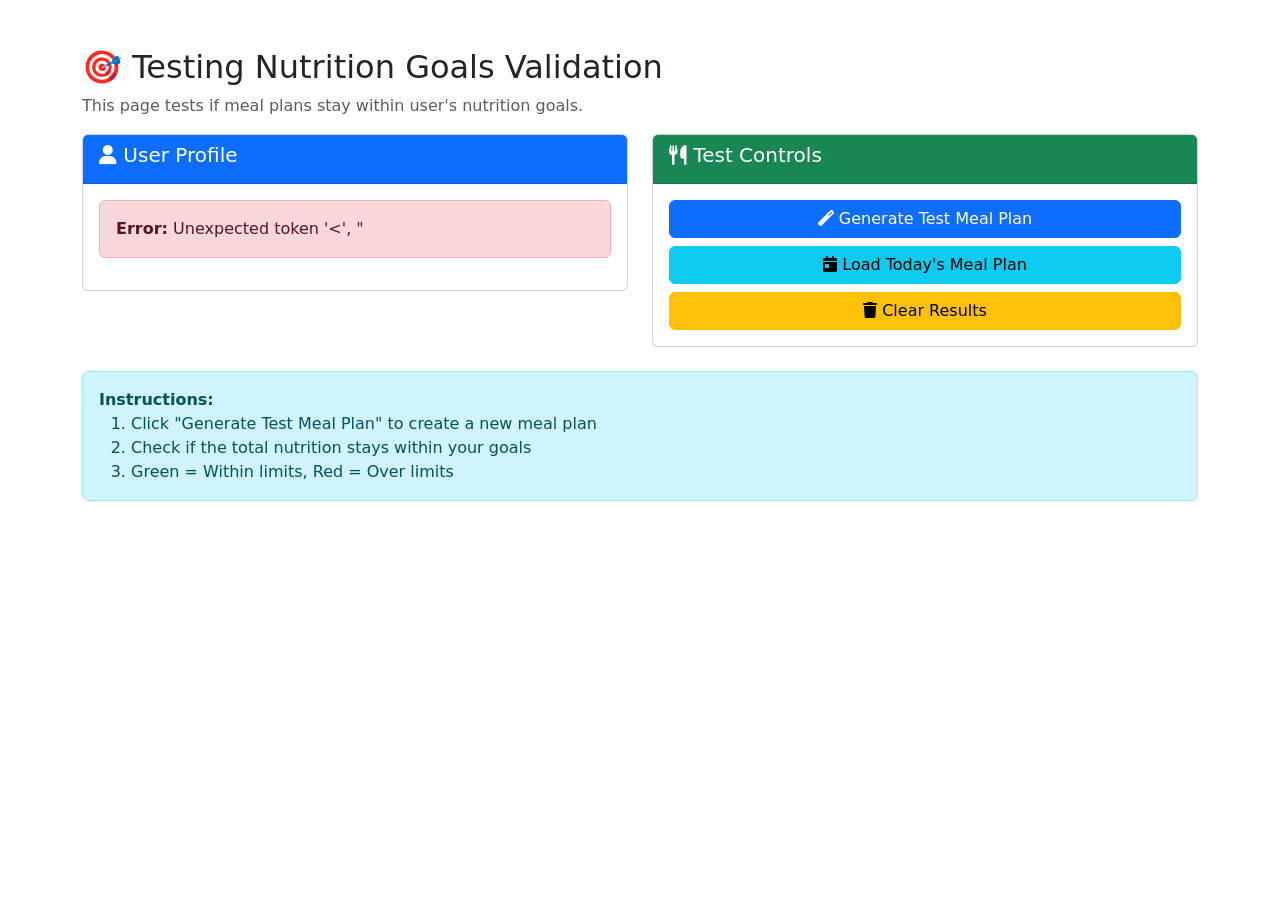
<file: test_nutrition_goals.html>
<!DOCTYPE html>
<html lang="en">
<head>
    <meta charset="UTF-8">
    <meta name="viewport" content="width=device-width, initial-scale=1.0">
    <title>Test Nutrition Goals Validation</title>
    <link href="https://cdn.jsdelivr.net/npm/bootstrap@5.3.0/dist/css/bootstrap.min.css" rel="stylesheet">
    <link rel="stylesheet" href="https://cdnjs.cloudflare.com/ajax/libs/font-awesome/6.4.0/css/all.min.css">
    <style>
        .nutrition-card {
            border: 1px solid #ddd;
            border-radius: 8px;
            padding: 15px;
            margin: 10px 0;
            background: white;
        }
        .over-limit { border-color: #dc3545; background-color: #f8d7da; }
        .within-limit { border-color: #28a745; background-color: #d4edda; }
        .progress-bar-danger { background-color: #dc3545; }
        .progress-bar-success { background-color: #28a745; }
    </style>
</head>
<body>
    <div class="container my-5">
        <h2>🎯 Testing Nutrition Goals Validation</h2>
        <p class="text-muted">This page tests if meal plans stay within user's nutrition goals.</p>
        
        <div class="row mb-4">
            <div class="col-md-6">
                <div class="card">
                    <div class="card-header bg-primary text-white">
                        <h5><i class="fas fa-user"></i> User Profile</h5>
                    </div>
                    <div class="card-body" id="userProfile">
                        <div class="text-center py-3">
                            <div class="spinner-border text-primary" role="status">
                                <span class="visually-hidden">Loading...</span>
                            </div>
                            <p class="mt-2">Loading user profile...</p>
                        </div>
                    </div>
                </div>
            </div>
            <div class="col-md-6">
                <div class="card">
                    <div class="card-header bg-success text-white">
                        <h5><i class="fas fa-utensils"></i> Test Controls</h5>
                    </div>
                    <div class="card-body">
                        <button class="btn btn-primary mb-2 w-100" onclick="generateTestMealPlan()">
                            <i class="fas fa-magic"></i> Generate Test Meal Plan
                        </button>
                        <button class="btn btn-info mb-2 w-100" onclick="loadTodayMealPlan()">
                            <i class="fas fa-calendar-day"></i> Load Today's Meal Plan
                        </button>
                        <button class="btn btn-warning w-100" onclick="clearResults()">
                            <i class="fas fa-trash"></i> Clear Results
                        </button>
                    </div>
                </div>
            </div>
        </div>
        
        <div id="testResults">
            <div class="alert alert-info">
                <strong>Instructions:</strong>
                <ol class="mb-0">
                    <li>Click "Generate Test Meal Plan" to create a new meal plan</li>
                    <li>Check if the total nutrition stays within your goals</li>
                    <li>Green = Within limits, Red = Over limits</li>
                </ol>
            </div>
        </div>
    </div>

    <script>
        let userProfile = null;
        
        document.addEventListener('DOMContentLoaded', function() {
            loadUserProfile();
        });
        
        function loadUserProfile() {
            fetch('api/get_user_profile.php', {
                credentials: 'include'
            })
            .then(res => res.json())
            .then(data => {
                if (data.success) {
                    userProfile = data.user;
                    displayUserProfile(userProfile);
                } else {
                    document.getElementById('userProfile').innerHTML = `
                        <div class="alert alert-danger">
                            <strong>Error:</strong> ${data.message}
                        </div>
                    `;
                }
            })
            .catch(error => {
                console.error('Error:', error);
                document.getElementById('userProfile').innerHTML = `
                    <div class="alert alert-danger">
                        <strong>Error:</strong> ${error.message}
                    </div>
                `;
            });
        }
        
        function displayUserProfile(profile) {
            document.getElementById('userProfile').innerHTML = `
                <div class="row g-2">
                    <div class="col-6">
                        <div class="text-center p-2 bg-light rounded">
                            <i class="fas fa-fire text-danger"></i>
                            <h6>${profile.target_calories || 0}</h6>
                            <small>Target Calories</small>
                        </div>
                    </div>
                    <div class="col-6">
                        <div class="text-center p-2 bg-light rounded">
                            <i class="fas fa-seedling text-primary"></i>
                            <h6>${Math.round(profile.target_protein || 0)}g</h6>
                            <small>Target Protein</small>
                        </div>
                    </div>
                    <div class="col-6">
                        <div class="text-center p-2 bg-light rounded">
                            <i class="fas fa-bread-slice text-warning"></i>
                            <h6>${Math.round(profile.target_carbs || 0)}g</h6>
                            <small>Target Carbs</small>
                        </div>
                    </div>
                    <div class="col-6">
                        <div class="text-center p-2 bg-light rounded">
                            <i class="fas fa-cheese text-success"></i>
                            <h6>${Math.round(profile.target_fats || 0)}g</h6>
                            <small>Target Fats</small>
                        </div>
                    </div>
                </div>
                <div class="mt-3">
                    <small class="text-muted">
                        <strong>Goal:</strong> ${profile.goal || 'Not set'} | 
                        <strong>Diet:</strong> ${profile.dietary_preference || 'Not set'}
                    </small>
                </div>
            `;
        }
        
        function generateTestMealPlan() {
            if (!userProfile) {
                alert('Please wait for user profile to load first');
                return;
            }
            
            document.getElementById('testResults').innerHTML = `
                <div class="text-center py-4">
                    <div class="spinner-border text-primary" role="status">
                        <span class="visually-hidden">Generating...</span>
                    </div>
                    <p class="mt-2">Generating test meal plan with nutrition validation...</p>
                </div>
            `;
            
            // Generate a 1-day meal plan
            fetch('api/generate_ai_meal_plan_with_preferences.php', {
                method: 'POST',
                headers: { 'Content-Type': 'application/json' },
                credentials: 'include',
                body: JSON.stringify({
                    days: 1,
                    preferences: {
                        diet_type: 'vegetarian',
                        cuisine: 'Indian',
                        spice_level: 'mild',
                        meal_types: ['main-course']
                    }
                })
            })
            .then(res => res.json())
            .then(data => {
                if (data.success) {
                    displayMealPlanResults(data.meal_plan);
                } else {
                    document.getElementById('testResults').innerHTML = `
                        <div class="alert alert-danger">
                            <strong>Error:</strong> ${data.message}
                        </div>
                    `;
                }
            })
            .catch(error => {
                console.error('Error:', error);
                document.getElementById('testResults').innerHTML = `
                    <div class="alert alert-danger">
                        <strong>Error:</strong> ${error.message}
                    </div>
                `;
            });
        }
        
        function loadTodayMealPlan() {
            document.getElementById('testResults').innerHTML = `
                <div class="text-center py-4">
                    <div class="spinner-border text-primary" role="status">
                        <span class="visually-hidden">Loading...</span>
                    </div>
                    <p class="mt-2">Loading today's meal plan...</p>
                </div>
            `;
            
            fetch('api/get_week_meal_plan.php', {
                credentials: 'include'
            })
            .then(res => res.json())
            .then(data => {
                if (data.success && data.days && data.days.length > 0) {
                    // Get today's meals
                    const today = data.days.find(day => day.is_today);
                    if (today) {
                        displayTodayMeals(today);
                    } else {
                        document.getElementById('testResults').innerHTML = `
                            <div class="alert alert-warning">
                                <strong>No meals found for today.</strong> Generate a new meal plan first.
                            </div>
                        `;
                    }
                } else {
                    document.getElementById('testResults').innerHTML = `
                        <div class="alert alert-warning">
                            <strong>No meal plan found.</strong> Generate a new meal plan first.
                        </div>
                    `;
                }
            })
            .catch(error => {
                console.error('Error:', error);
                document.getElementById('testResults').innerHTML = `
                    <div class="alert alert-danger">
                        <strong>Error:</strong> ${error.message}
                    </div>
                `;
            });
        }
        
        function displayMealPlanResults(mealPlan) {
            const meals = mealPlan.meals || [];
            
            // Calculate totals
            let totalCalories = 0;
            let totalProtein = 0;
            let totalCarbs = 0;
            let totalFats = 0;
            
            meals.forEach(meal => {
                totalCalories += meal.calories || 0;
                totalProtein += meal.protein || 0;
                totalCarbs += meal.carbs || 0;
                totalFats += meal.fats || 0;
            });
            
            displayNutritionValidation(meals, totalCalories, totalProtein, totalCarbs, totalFats);
        }
        
        function displayTodayMeals(todayData) {
            const meals = todayData.meals || [];
            
            // Calculate totals
            let totalCalories = 0;
            let totalProtein = 0;
            let totalCarbs = 0;
            let totalFats = 0;
            
            meals.forEach(meal => {
                totalCalories += meal.calories || 0;
                totalProtein += meal.protein || 0;
                totalCarbs += meal.carbs || 0;
                totalFats += meal.fats || 0;
            });
            
            displayNutritionValidation(meals, totalCalories, totalProtein, totalCarbs, totalFats);
        }
        
        function displayNutritionValidation(meals, totalCalories, totalProtein, totalCarbs, totalFats) {
            const targetCalories = userProfile.target_calories || 2000;
            const targetProtein = userProfile.target_protein || 150;
            const targetCarbs = userProfile.target_carbs || 250;
            const targetFats = userProfile.target_fats || 65;
            
            // Check if within limits (95% of target)
            const caloriesOK = totalCalories <= (targetCalories * 0.95);
            const proteinOK = totalProtein <= (targetProtein * 0.95);
            const carbsOK = totalCarbs <= (targetCarbs * 0.95);
            const fatsOK = totalFats <= (targetFats * 0.95);
            
            const allWithinLimits = caloriesOK && proteinOK && carbsOK && fatsOK;
            
            document.getElementById('testResults').innerHTML = `
                <div class="alert alert-${allWithinLimits ? 'success' : 'danger'}">
                    <h5><i class="fas fa-${allWithinLimits ? 'check-circle' : 'exclamation-triangle'}"></i> 
                        Validation Result: ${allWithinLimits ? 'PASSED' : 'FAILED'}</h5>
                    <p class="mb-0">${allWithinLimits ? 
                        'All nutrition values are within the 95% limit of your goals!' :
                        'Some nutrition values exceed the 95% limit of your goals.'
                    }</p>
                </div>
                
                <div class="row g-3 mb-4">
                    <div class="col-md-3">
                        <div class="nutrition-card ${caloriesOK ? 'within-limit' : 'over-limit'}">
                            <div class="text-center">
                                <i class="fas fa-fire ${caloriesOK ? 'text-success' : 'text-danger'} fa-2x mb-2"></i>
                                <h4>${Math.round(totalCalories)}</h4>
                                <small>Total Calories</small>
                                <div class="progress mt-2">
                                    <div class="progress-bar ${caloriesOK ? 'progress-bar-success' : 'progress-bar-danger'}" 
                                         style="width: ${Math.min((totalCalories / targetCalories) * 100, 100)}%"></div>
                                </div>
                                <small class="text-muted">${Math.round((totalCalories / targetCalories) * 100)}% of ${targetCalories}</small>
                            </div>
                        </div>
                    </div>
                    <div class="col-md-3">
                        <div class="nutrition-card ${proteinOK ? 'within-limit' : 'over-limit'}">
                            <div class="text-center">
                                <i class="fas fa-seedling ${proteinOK ? 'text-success' : 'text-danger'} fa-2x mb-2"></i>
                                <h4>${Math.round(totalProtein)}g</h4>
                                <small>Total Protein</small>
                                <div class="progress mt-2">
                                    <div class="progress-bar ${proteinOK ? 'progress-bar-success' : 'progress-bar-danger'}" 
                                         style="width: ${Math.min((totalProtein / targetProtein) * 100, 100)}%"></div>
                                </div>
                                <small class="text-muted">${Math.round((totalProtein / targetProtein) * 100)}% of ${targetProtein}g</small>
                            </div>
                        </div>
                    </div>
                    <div class="col-md-3">
                        <div class="nutrition-card ${carbsOK ? 'within-limit' : 'over-limit'}">
                            <div class="text-center">
                                <i class="fas fa-bread-slice ${carbsOK ? 'text-success' : 'text-danger'} fa-2x mb-2"></i>
                                <h4>${Math.round(totalCarbs)}g</h4>
                                <small>Total Carbs</small>
                                <div class="progress mt-2">
                                    <div class="progress-bar ${carbsOK ? 'progress-bar-success' : 'progress-bar-danger'}" 
                                         style="width: ${Math.min((totalCarbs / targetCarbs) * 100, 100)}%"></div>
                                </div>
                                <small class="text-muted">${Math.round((totalCarbs / targetCarbs) * 100)}% of ${targetCarbs}g</small>
                            </div>
                        </div>
                    </div>
                    <div class="col-md-3">
                        <div class="nutrition-card ${fatsOK ? 'within-limit' : 'over-limit'}">
                            <div class="text-center">
                                <i class="fas fa-cheese ${fatsOK ? 'text-success' : 'text-danger'} fa-2x mb-2"></i>
                                <h4>${Math.round(totalFats)}g</h4>
                                <small>Total Fats</small>
                                <div class="progress mt-2">
                                    <div class="progress-bar ${fatsOK ? 'progress-bar-success' : 'progress-bar-danger'}" 
                                         style="width: ${Math.min((totalFats / targetFats) * 100, 100)}%"></div>
                                </div>
                                <small class="text-muted">${Math.round((totalFats / targetFats) * 100)}% of ${targetFats}g</small>
                            </div>
                        </div>
                    </div>
                </div>
                
                <h5>Individual Meals:</h5>
                <div class="row g-3">
                    ${meals.map(meal => `
                        <div class="col-md-4">
                            <div class="card">
                                <div class="card-body">
                                    <h6 class="card-title">${meal.recipe_name}</h6>
                                    <p class="text-muted small">${meal.meal_type}</p>
                                    <div class="row g-2 text-center">
                                        <div class="col-6">
                                            <small><i class="fas fa-fire text-danger"></i> ${Math.round(meal.calories || 0)}</small>
                                        </div>
                                        <div class="col-6">
                                            <small><i class="fas fa-seedling text-primary"></i> ${Math.round(meal.protein || 0)}g</small>
                                        </div>
                                        <div class="col-6">
                                            <small><i class="fas fa-bread-slice text-warning"></i> ${Math.round(meal.carbs || 0)}g</small>
                                        </div>
                                        <div class="col-6">
                                            <small><i class="fas fa-cheese text-success"></i> ${Math.round(meal.fats || 0)}g</small>
                                        </div>
                                    </div>
                                </div>
                            </div>
                        </div>
                    `).join('')}
                </div>
            `;
        }
        
        function clearResults() {
            document.getElementById('testResults').innerHTML = `
                <div class="alert alert-info">
                    <strong>Instructions:</strong>
                    <ol class="mb-0">
                        <li>Click "Generate Test Meal Plan" to create a new meal plan</li>
                        <li>Check if the total nutrition stays within your goals</li>
                        <li>Green = Within limits, Red = Over limits</li>
                    </ol>
                </div>
            `;
        }
    </script>
</body>
</html>
</file>
<file: styles.css>
:root {
    --primary-green: #10b981;
    --light-green: #6ee7b7;
    --dark-green: #059669;
    --accent-orange: #f59e0b;
    --accent-blue: #3b82f6;
    --white: #FFFFFF;
    --light-gray: #f9fafb;
    --text-dark: #1f2937;
    --text-light: #6b7280;
    --gradient-1: linear-gradient(135deg, #667eea 0%, #764ba2 100%);
    --gradient-2: linear-gradient(135deg, #10b981 0%, #059669 100%);
    --gradient-3: linear-gradient(135deg, #6ee7b7 0%, #10b981 100%);
    --gradient-4: linear-gradient(135deg, #f59e0b 0%, #ef4444 100%);
}

* {
    margin: 0;
    padding: 0;
    box-sizing: border-box;
}

body {
    font-family: 'Segoe UI', Tahoma, Geneva, Verdana, sans-serif;
    color: var(--text-dark);
    overflow-x: hidden;
}

/* Navigation */
.navbar {
    background: rgba(255, 255, 255, 0.98);
    backdrop-filter: blur(20px);
    box-shadow: 0 2px 10px rgba(0, 0, 0, 0.08);
    padding: 0.75rem 0;
    transition: all 0.3s ease;
    border-bottom: 1px solid rgba(16, 185, 129, 0.1);
}

.navbar-brand {
    font-size: 1.4rem;
    font-weight: 700;
    color: var(--primary-green) !important;
    transition: transform 0.2s;
}

.navbar-brand:hover {
    transform: scale(1.05);
}

.navbar-brand i {
    margin-right: 0.5rem;
    font-size: 1.5rem;
}

.nav-link {
    color: var(--text-dark) !important;
    font-weight: 500;
    padding: 0.5rem 1rem !important;
    margin: 0 0.25rem;
    border-radius: 8px;
    transition: all 0.3s ease;
    position: relative;
}

.nav-link:hover {
    background: rgba(16, 185, 129, 0.1);
    color: var(--primary-green) !important;
    transform: translateY(-2px);
}

.nav-link.active {
    color: var(--primary-green) !important;
    background: rgba(16, 185, 129, 0.15);
}

.nav-link i {
    margin-right: 0.4rem;
    font-size: 1rem;
}

/* User Dropdown */
#userDropdown {
    display: flex;
    align-items: center;
    padding: 0.5rem 1rem !important;
    border: 2px solid rgba(16, 185, 129, 0.2);
    border-radius: 25px;
    background: rgba(16, 185, 129, 0.05);
    transition: all 0.3s ease;
}

#userDropdown:hover {
    background: rgba(16, 185, 129, 0.15);
    border-color: var(--primary-green);
    transform: translateY(-2px);
}

#userDropdown i {
    font-size: 1.5rem;
    color: var(--primary-green);
}

#userName {
    font-weight: 600;
    color: var(--text-dark);
}

.dropdown-menu {
    border: none;
    border-radius: 12px;
    padding: 0.5rem;
    margin-top: 0.5rem;
    min-width: 200px;
}

.dropdown-item {
    border-radius: 8px;
    padding: 0.75rem 1rem;
    transition: all 0.2s ease;
    font-weight: 500;
}

.dropdown-item:hover {
    background: rgba(16, 185, 129, 0.1);
    transform: translateX(5px);
}

.dropdown-item i {
    margin-right: 0.75rem;
    width: 20px;
    text-align: center;
}

.dropdown-divider {
    margin: 0.5rem 0;
    opacity: 0.2;
}

/* Cart Badge */
#cartBadge {
    font-size: 0.7rem;
    padding: 0.25rem 0.5rem;
    font-weight: 600;
    animation: pulse 2s infinite;
}

@keyframes pulse {
    0%, 100% { transform: scale(1); }
    50% { transform: scale(1.1); }
}

/* Old nav-link styles for compatibility */
.nav-link.old-style {
    color: var(--text-dark) !important;
    font-weight: 500;
    margin: 0 1rem;
    transition: color 0.3s ease;
}

.nav-link:hover {
    color: var(--primary-green) !important;
}

.nav-link.btn-cta {
    background: var(--gradient-2);
    color: white !important;
    padding: 0.5rem 1.5rem;
    border-radius: 25px;
}

/* Hero Section */
.hero-section {
    padding: 150px 0 100px;
    background: linear-gradient(135deg, #ecfdf5 0%, #d1fae5 50%, #a7f3d0 100%);
    position: relative;
    overflow: hidden;
}

.hero-section::before {
    content: '';
    position: absolute;
    top: -50%;
    right: -20%;
    width: 800px;
    height: 800px;
    background: radial-gradient(circle, rgba(16, 185, 129, 0.1) 0%, transparent 70%);
    border-radius: 50%;
    animation: float 8s ease-in-out infinite;
}

.hero-section::after {
    content: '';
    position: absolute;
    bottom: -30%;
    left: -10%;
    width: 600px;
    height: 600px;
    background: radial-gradient(circle, rgba(16, 185, 129, 0.08) 0%, transparent 70%);
    border-radius: 50%;
    animation: float 10s ease-in-out infinite reverse;
}

.hero-title {
    font-size: 3.5rem;
    font-weight: 800;
    color: var(--text-dark);
    margin-bottom: 1.5rem;
    line-height: 1.2;
}

.hero-subtitle {
    font-size: 1.3rem;
    color: var(--text-light);
    margin-bottom: 2rem;
}

.hero-buttons {
    display: flex;
    gap: 1rem;
    margin-bottom: 3rem;
}

.btn-primary {
    background: var(--gradient-2);
    border: none;
    padding: 1rem 2.5rem;
    border-radius: 50px;
    font-weight: 600;
    transition: transform 0.3s ease, box-shadow 0.3s ease;
}

.btn-primary:hover {
    transform: translateY(-3px);
    box-shadow: 0 10px 30px rgba(76, 175, 80, 0.3);
}

.btn-outline-primary {
    border: 2px solid var(--primary-green);
    color: var(--primary-green);
    padding: 1rem 2.5rem;
    border-radius: 50px;
    font-weight: 600;
    transition: all 0.3s ease;
}

.btn-outline-primary:hover {
    background: var(--primary-green);
    color: white;
    transform: translateY(-3px);
}

.hero-stats {
    display: flex;
    gap: 3rem;
}

.stat-item h3 {
    font-size: 2.5rem;
    font-weight: 800;
    color: var(--primary-green);
    margin-bottom: 0.5rem;
}

.stat-item p {
    color: var(--text-light);
    font-size: 0.9rem;
}

.hero-visual {
    position: relative;
    height: 500px;
    z-index: 2;
}

.dashboard-preview {
    width: 100%;
    height: 100%;
    background: white;
    border-radius: 20px;
    box-shadow: 0 20px 60px rgba(16, 185, 129, 0.2);
    display: flex;
    align-items: center;
    justify-content: center;
    overflow: hidden;
    animation: float 3s ease-in-out infinite;
}

.dashboard-preview img {
    width: 100%;
    height: 100%;
    object-fit: cover;
    border-radius: 20px;
}

@keyframes float {
    0%, 100% { transform: translateY(0); }
    50% { transform: translateY(-20px); }
}

.floating-icon {
    position: absolute;
    width: 80px;
    height: 80px;
    background: white;
    border-radius: 50%;
    display: flex;
    align-items: center;
    justify-content: center;
    font-size: 2rem;
    box-shadow: 0 10px 30px rgba(0, 0, 0, 0.1);
    animation: bounce 2s ease-in-out infinite;
}

.icon-1 {
    top: 10%;
    left: -10%;
    color: #FF6B6B;
    animation-delay: 0s;
}

.icon-2 {
    top: 50%;
    right: -5%;
    color: #FFA500;
    animation-delay: 0.5s;
}

.icon-3 {
    bottom: 10%;
    left: 10%;
    color: var(--primary-green);
    animation-delay: 1s;
}

.icon-4 {
    bottom: 30%;
    right: 10%;
    color: #ef4444;
    animation-delay: 1.5s;
}

@keyframes bounce {
    0%, 100% { transform: translateY(0); }
    50% { transform: translateY(-15px); }
}

.hero-wave {
    position: absolute;
    bottom: 0;
    left: 0;
    width: 100%;
    height: 100px;
    background: white;
    clip-path: polygon(0 50%, 100% 0, 100% 100%, 0 100%);
}

/* Section Styling */
section {
    padding: 80px 0;
}

.section-header {
    text-align: center;
    margin-bottom: 4rem;
    position: relative;
}

.section-header::after {
    content: '';
    position: absolute;
    bottom: -1rem;
    left: 50%;
    transform: translateX(-50%);
    width: 80px;
    height: 4px;
    background: var(--gradient-2);
    border-radius: 2px;
}

.section-header h2 {
    font-size: 2.5rem;
    font-weight: 700;
    color: var(--text-dark);
    margin-bottom: 1rem;
}

.section-header p {
    font-size: 1.2rem;
    color: var(--text-light);
}

/* Features Section */
.features-section {
    background: white;
}

.feature-card {
    background: white;
    padding: 2.5rem;
    border-radius: 20px;
    box-shadow: 0 10px 40px rgba(0, 0, 0, 0.08);
    transition: all 0.3s ease;
    height: 100%;
    border: 1px solid rgba(16, 185, 129, 0.1);
    position: relative;
    overflow: hidden;
}

.feature-card::before {
    content: '';
    position: absolute;
    top: 0;
    left: 0;
    right: 0;
    height: 4px;
    background: var(--gradient-2);
    transform: scaleX(0);
    transition: transform 0.3s ease;
}

.feature-card:hover {
    transform: translateY(-10px);
    box-shadow: 0 20px 60px rgba(16, 185, 129, 0.2);
    border-color: rgba(16, 185, 129, 0.3);
}

.feature-card:hover::before {
    transform: scaleX(1);
}

.feature-icon {
    width: 80px;
    height: 80px;
    background: var(--gradient-2);
    border-radius: 20px;
    display: flex;
    align-items: center;
    justify-content: center;
    font-size: 2rem;
    color: white;
    margin-bottom: 1.5rem;
    transition: transform 0.3s ease;
}

.feature-card:hover .feature-icon {
    transform: scale(1.1) rotate(5deg);
}

.feature-card h3 {
    font-size: 1.5rem;
    font-weight: 600;
    margin-bottom: 1rem;
    color: var(--text-dark);
}

.feature-card p {
    color: var(--text-light);
    line-height: 1.6;
}

/* How It Works Section */
.how-it-works-section {
    background: white;
    position: relative;
}

.step-card {
    text-align: center;
    position: relative;
    padding: 2rem;
    transition: transform 0.3s ease;
}

.step-card:hover {
    transform: translateY(-5px);
}

.step-number {
    position: absolute;
    top: -20px;
    left: 50%;
    transform: translateX(-50%);
    width: 60px;
    height: 60px;
    background: var(--gradient-2);
    color: white;
    border-radius: 50%;
    display: flex;
    align-items: center;
    justify-content: center;
    font-size: 1.8rem;
    font-weight: 800;
    box-shadow: 0 10px 30px rgba(16, 185, 129, 0.3);
    z-index: 1;
}

.step-icon {
    width: 120px;
    height: 120px;
    background: linear-gradient(135deg, #ecfdf5 0%, #d1fae5 100%);
    border-radius: 50%;
    display: flex;
    align-items: center;
    justify-content: center;
    margin: 3rem auto 2rem;
    font-size: 3rem;
    color: var(--primary-green);
    transition: transform 0.3s ease;
}

.step-card:hover .step-icon {
    transform: scale(1.1) rotate(10deg);
}

.step-card h3 {
    font-size: 1.5rem;
    font-weight: 700;
    margin-bottom: 1rem;
    color: var(--text-dark);
}

.step-card p {
    color: var(--text-light);
    line-height: 1.8;
}

/* AI Engine Section */
.ai-engine-section {
    background: linear-gradient(135deg, #0a0f1e 0%, #1a2332 50%, #2d3748 100%);
    color: white;
    position: relative;
    overflow: hidden;
}

.ai-engine-section::before {
    content: '';
    position: absolute;
    top: 0;
    left: 0;
    right: 0;
    bottom: 0;
    background: 
        radial-gradient(circle at 20% 50%, rgba(16, 185, 129, 0.15) 0%, transparent 50%),
        radial-gradient(circle at 80% 80%, rgba(59, 130, 246, 0.15) 0%, transparent 50%);
    pointer-events: none;
}

.ai-engine-section .container {
    position: relative;
    z-index: 1;
}

.ai-tech-card {
    background: rgba(255, 255, 255, 0.05);
    backdrop-filter: blur(10px);
    border: 1px solid rgba(255, 255, 255, 0.1);
    border-radius: 20px;
    padding: 2.5rem;
    text-align: center;
    transition: all 0.3s ease;
    height: 100%;
    position: relative;
    overflow: hidden;
}

.ai-tech-card::before {
    content: '';
    position: absolute;
    top: 0;
    left: 0;
    right: 0;
    height: 4px;
    background: var(--gradient-2);
    transform: scaleX(0);
    transition: transform 0.3s ease;
}

.ai-tech-card:hover {
    transform: translateY(-10px);
    background: rgba(255, 255, 255, 0.08);
    border-color: rgba(16, 185, 129, 0.3);
    box-shadow: 0 20px 60px rgba(16, 185, 129, 0.2);
}

.ai-tech-card:hover::before {
    transform: scaleX(1);
}

.tech-icon {
    width: 100px;
    height: 100px;
    background: var(--gradient-2);
    border-radius: 20px;
    display: flex;
    align-items: center;
    justify-content: center;
    margin: 0 auto 1.5rem;
    font-size: 2.5rem;
    color: white;
    transition: transform 0.3s ease;
}

.ai-tech-card:hover .tech-icon {
    transform: scale(1.1) rotate(5deg);
}

.ai-tech-card h3 {
    font-size: 1.5rem;
    font-weight: 700;
    margin-bottom: 1rem;
    color: white;
}

.ai-tech-card p {
    color: rgba(255, 255, 255, 0.8);
    line-height: 1.8;
    margin-bottom: 1.5rem;
}

.tech-badge {
    display: inline-block;
    padding: 0.5rem 1rem;
    background: rgba(16, 185, 129, 0.2);
    border: 1px solid rgba(16, 185, 129, 0.3);
    border-radius: 50px;
    font-size: 0.85rem;
    font-weight: 600;
    color: var(--light-green);
    text-transform: uppercase;
    letter-spacing: 0.5px;
}

.text-white {
    color: white !important;
}

.text-white h2 {
    color: white !important;
    text-shadow: 0 2px 10px rgba(0, 0, 0, 0.3);
}

.text-white p {
    color: rgba(255, 255, 255, 0.95) !important;
    text-shadow: 0 1px 5px rgba(0, 0, 0, 0.2);
}

/* Analytics Section */
.analytics-section {
    background: var(--light-gray);
}

.analytics-card {
    background: white;
    padding: 2rem;
    border-radius: 20px;
    box-shadow: 0 10px 40px rgba(0, 0, 0, 0.08);
    border: 1px solid rgba(16, 185, 129, 0.1);
}

.analytics-card {
    transition: transform 0.3s ease, box-shadow 0.3s ease;
}

.analytics-card:hover {
    transform: translateY(-5px);
    box-shadow: 0 15px 50px rgba(16, 185, 129, 0.2);
    border-color: rgba(16, 185, 129, 0.3);
}

.analytics-card h4 {
    font-size: 1.3rem;
    margin-bottom: 1.5rem;
    color: var(--text-dark);
}

.analytics-card h4 i {
    color: var(--primary-green);
    margin-right: 0.5rem;
}

.chart-placeholder {
    height: 250px;
}

/* Shopping Section */
.shopping-section {
    background: white;
}

.shopping-visual {
    display: flex;
    align-items: center;
    justify-content: center;
    position: relative;
}

.shopping-image {
    width: 100%;
    max-width: 500px;
    border-radius: 20px;
    box-shadow: 0 20px 60px rgba(0, 0, 0, 0.15);
    position: absolute;
    opacity: 0.3;
    z-index: 0;
}

.shopping-list-preview {
    background: white;
    border-radius: 20px;
    box-shadow: 0 20px 60px rgba(16, 185, 129, 0.3);
    padding: 2rem;
    width: 100%;
    max-width: 400px;
    position: relative;
    z-index: 1;
    border: 1px solid rgba(16, 185, 129, 0.2);
    transition: transform 0.3s ease;
}

.shopping-list-preview:hover {
    transform: scale(1.02);
}

.list-header {
    display: flex;
    align-items: center;
    gap: 1rem;
    font-size: 1.5rem;
    font-weight: 600;
    margin-bottom: 1.5rem;
    color: var(--primary-green);
}

.list-items {
    display: flex;
    flex-direction: column;
    gap: 1rem;
}

.list-item {
    display: flex;
    align-items: center;
    gap: 1rem;
    padding: 1rem;
    background: linear-gradient(135deg, #f0fdf4 0%, #dcfce7 100%);
    border-radius: 10px;
    font-size: 1.1rem;
    border: 1px solid rgba(16, 185, 129, 0.2);
    transition: transform 0.3s ease;
}

.list-item:hover {
    transform: translateX(5px);
}

.list-item i {
    color: var(--primary-green);
}

.shopping-section h2 {
    font-size: 2.5rem;
    margin-bottom: 1rem;
}

.shopping-section .lead {
    font-size: 1.2rem;
    color: var(--text-light);
    margin-bottom: 2rem;
}

.shopping-features {
    display: flex;
    flex-direction: column;
    gap: 2rem;
}

.shopping-feature {
    display: flex;
    gap: 1.5rem;
    align-items: flex-start;
    padding: 1rem;
    border-radius: 12px;
    transition: all 0.3s ease;
}

.shopping-feature:hover {
    background: rgba(16, 185, 129, 0.05);
    transform: translateX(5px);
}

.shopping-feature i {
    font-size: 2.5rem;
    color: var(--primary-green);
}

.shopping-feature h4 {
    font-size: 1.3rem;
    margin-bottom: 0.5rem;
}

.shopping-feature p {
    color: var(--text-light);
}

/* Personalization Section */
.personalization-section {
    background: var(--light-gray);
}

.personalization-card {
    background: white;
    padding: 2.5rem;
    border-radius: 20px;
    box-shadow: 0 10px 40px rgba(0, 0, 0, 0.08);
    text-align: center;
    height: 100%;
    transition: all 0.3s ease;
    border: 1px solid rgba(16, 185, 129, 0.1);
}

.personalization-card:hover {
    transform: translateY(-10px);
    box-shadow: 0 20px 60px rgba(16, 185, 129, 0.2);
    border-color: rgba(16, 185, 129, 0.3);
}

.personalization-card i {
    font-size: 3rem;
    color: var(--primary-green);
    margin-bottom: 1.5rem;
    transition: transform 0.3s ease;
}

.personalization-card:hover i {
    transform: scale(1.2);
}

.personalization-card h3 {
    font-size: 1.5rem;
    margin-bottom: 1.5rem;
}

.personalization-card ul {
    list-style: none;
    padding: 0;
}

.personalization-card li {
    padding: 0.8rem 0;
    color: var(--text-light);
    border-bottom: 1px solid var(--light-gray);
}

.personalization-card li:last-child {
    border-bottom: none;
}

/* Admin Section */
.admin-section {
    background: white;
}

.admin-section h2 {
    font-size: 2.5rem;
    margin-bottom: 1rem;
}

.admin-section .lead {
    font-size: 1.2rem;
    color: var(--text-light);
    margin-bottom: 2rem;
}

.admin-features {
    display: grid;
    grid-template-columns: repeat(2, 1fr);
    gap: 1.5rem;
}

.admin-feature {
    display: flex;
    align-items: center;
    gap: 1rem;
    padding: 1.5rem;
    background: linear-gradient(135deg, #f9fafb 0%, #f3f4f6 100%);
    border-radius: 15px;
    font-size: 1.1rem;
    font-weight: 500;
    transition: all 0.3s ease;
    border: 1px solid rgba(16, 185, 129, 0.1);
}

.admin-feature:hover {
    background: var(--primary-green);
    color: white;
    transform: translateX(10px);
}

.admin-feature i {
    font-size: 2rem;
    color: var(--primary-green);
}

.admin-feature:hover i {
    color: white;
}

.admin-visual {
    display: flex;
    align-items: center;
    justify-content: center;
}

.admin-visual img {
    width: 100%;
    max-width: 500px;
    border-radius: 20px;
    box-shadow: 0 20px 60px rgba(16, 185, 129, 0.2);
    border: 1px solid rgba(16, 185, 129, 0.2);
    transition: transform 0.3s ease;
}

.admin-visual img:hover {
    transform: scale(1.02);
}

/* Pricing Section */
.pricing-section {
    background: white;
}

.pricing-card {
    background: white;
    padding: 2.5rem;
    border-radius: 20px;
    box-shadow: 0 10px 40px rgba(0, 0, 0, 0.08);
    text-align: center;
    transition: transform 0.3s ease, box-shadow 0.3s ease;
    height: 100%;
    position: relative;
    border: 2px solid transparent;
}

.pricing-card:hover {
    transform: translateY(-10px);
    box-shadow: 0 20px 60px rgba(16, 185, 129, 0.15);
}

.pricing-card.featured {
    border: 2px solid var(--primary-green);
    transform: scale(1.05);
}

.pricing-card.featured:hover {
    transform: scale(1.05) translateY(-10px);
}

.pricing-badge {
    display: inline-block;
    padding: 0.5rem 1.5rem;
    background: var(--light-gray);
    color: var(--text-dark);
    border-radius: 50px;
    font-size: 0.9rem;
    font-weight: 600;
    margin-bottom: 1.5rem;
}

.pricing-badge.popular {
    background: var(--gradient-2);
    color: white;
}

.pricing-card h3 {
    font-size: 1.8rem;
    font-weight: 700;
    margin-bottom: 1rem;
    color: var(--text-dark);
}

.price {
    margin-bottom: 2rem;
}

.price .currency {
    font-size: 1.5rem;
    color: var(--text-light);
    vertical-align: top;
}

.price .amount {
    font-size: 3.5rem;
    font-weight: 800;
    color: var(--primary-green);
}

.price .period {
    font-size: 1rem;
    color: var(--text-light);
}

.pricing-features {
    list-style: none;
    padding: 0;
    margin-bottom: 2rem;
    text-align: left;
}

.pricing-features li {
    padding: 0.8rem 0;
    color: var(--text-dark);
    display: flex;
    align-items: center;
    gap: 0.8rem;
}

.pricing-features li i {
    color: var(--primary-green);
    font-size: 1.1rem;
}

.pricing-features li.disabled {
    color: var(--text-light);
    opacity: 0.5;
}

.pricing-features li.disabled i {
    color: var(--text-light);
}

.btn-block {
    width: 100%;
    padding: 1rem;
}

/* Testimonials Section */
.testimonials-section {
    background: var(--light-gray);
}

.testimonial-card {
    background: white;
    padding: 2.5rem;
    border-radius: 20px;
    box-shadow: 0 10px 40px rgba(0, 0, 0, 0.08);
    text-align: center;
    transition: all 0.3s ease;
    height: 100%;
    border: 1px solid rgba(16, 185, 129, 0.1);
    position: relative;
    overflow: hidden;
}

.testimonial-card::before {
    content: '"';
    position: absolute;
    top: 20px;
    left: 20px;
    font-size: 5rem;
    color: rgba(16, 185, 129, 0.1);
    font-family: Georgia, serif;
    line-height: 1;
}

.testimonial-card:hover {
    transform: translateY(-10px);
    box-shadow: 0 20px 60px rgba(16, 185, 129, 0.2);
    border-color: rgba(16, 185, 129, 0.3);
}

.testimonial-image {
    width: 80px;
    height: 80px;
    margin: 0 auto 1.5rem;
    border-radius: 50%;
    overflow: hidden;
    border: 4px solid var(--primary-green);
    box-shadow: 0 5px 20px rgba(16, 185, 129, 0.3);
    transition: transform 0.3s ease;
}

.testimonial-card:hover .testimonial-image {
    transform: scale(1.1);
}

.testimonial-image img {
    width: 100%;
    height: 100%;
    object-fit: cover;
}

.stars {
    margin-bottom: 1.5rem;
}

.stars i {
    color: #fbbf24;
    font-size: 1.2rem;
    margin: 0 0.2rem;
}

.testimonial-card p {
    font-size: 1rem;
    color: var(--text-light);
    line-height: 1.8;
    margin-bottom: 1.5rem;
    font-style: italic;
}

.testimonial-card h5 {
    font-size: 1.2rem;
    font-weight: 600;
    color: var(--text-dark);
    margin-bottom: 0.5rem;
}

.testimonial-card span {
    color: var(--primary-green);
    font-size: 0.9rem;
    font-weight: 500;
}

/* CTA Section */
.cta-section {
    background: linear-gradient(135deg, #10b981 0%, #059669 50%, #047857 100%);
    color: white;
    text-align: center;
    position: relative;
    overflow: hidden;
}

.cta-section::before {
    content: '';
    position: absolute;
    top: -50%;
    right: -10%;
    width: 500px;
    height: 500px;
    background: rgba(255, 255, 255, 0.1);
    border-radius: 50%;
}

.cta-section::after {
    content: '';
    position: absolute;
    bottom: -50%;
    left: -10%;
    width: 600px;
    height: 600px;
    background: rgba(255, 255, 255, 0.1);
    border-radius: 50%;
}

.cta-content {
    position: relative;
    z-index: 1;
}

.cta-content h2 {
    font-size: 3rem;
    margin-bottom: 1rem;
}

.cta-content p {
    font-size: 1.3rem;
    margin-bottom: 2.5rem;
    opacity: 0.95;
}

.cta-buttons {
    display: flex;
    gap: 1.5rem;
    justify-content: center;
}

.btn-light {
    background: white;
    color: var(--primary-green);
    padding: 1rem 2.5rem;
    border-radius: 50px;
    font-weight: 600;
    border: none;
    transition: all 0.3s ease;
}

.btn-light:hover {
    transform: translateY(-3px);
    box-shadow: 0 10px 30px rgba(0, 0, 0, 0.2);
    background: var(--light-gray);
}

/* Footer */
.footer {
    background: linear-gradient(135deg, #1f2937 0%, #111827 100%);
    color: white;
    padding: 3rem 0 1rem;
    position: relative;
}

.footer::before {
    content: '';
    position: absolute;
    top: 0;
    left: 0;
    right: 0;
    height: 1px;
    background: linear-gradient(90deg, transparent, rgba(16, 185, 129, 0.5), transparent);
}

.footer h4, .footer h5 {
    margin-bottom: 1.5rem;
}

.footer ul {
    list-style: none;
    padding: 0;
}

.footer ul li {
    margin-bottom: 0.8rem;
}

.footer ul li a {
    color: rgba(255, 255, 255, 0.7);
    text-decoration: none;
    transition: color 0.3s ease;
}

.footer ul li a:hover {
    color: white;
}

.social-links {
    display: flex;
    gap: 1rem;
}

.social-links a {
    width: 40px;
    height: 40px;
    background: rgba(255, 255, 255, 0.1);
    border-radius: 50%;
    display: flex;
    align-items: center;
    justify-content: center;
    color: white;
    text-decoration: none;
    transition: all 0.3s ease;
}

.social-links a:hover {
    background: var(--primary-green);
    transform: translateY(-3px);
}

.footer-bottom {
    text-align: center;
    margin-top: 2rem;
    padding-top: 2rem;
    border-top: 1px solid rgba(255, 255, 255, 0.1);
    color: rgba(255, 255, 255, 0.7);
}

/* Responsive Design */
@media (max-width: 992px) {
    .hero-title {
        font-size: 2.5rem;
    }
    
    .hero-subtitle {
        font-size: 1.1rem;
    }
    
    .hero-buttons {
        flex-direction: column;
    }
    
    .hero-stats {
        flex-direction: column;
        gap: 1.5rem;
    }
    
    .neural-network {
        gap: 50px;
    }
    
    .admin-features {
        grid-template-columns: 1fr;
    }
}

@media (max-width: 768px) {
    .hero-section {
        padding: 120px 0 60px;
    }
    
    .hero-visual {
        height: 300px;
        margin-top: 3rem;
    }
    
    .floating-icon {
        width: 60px;
        height: 60px;
        font-size: 1.5rem;
    }
    
    section {
        padding: 60px 0;
    }
    
    .section-header h2 {
        font-size: 2rem;
    }
    
    .cta-content h2 {
        font-size: 2rem;
    }
    
    .cta-buttons {
        flex-direction: column;
    }
    
    .pricing-card.featured {
        transform: scale(1);
    }
    
    .pricing-card.featured:hover {
        transform: translateY(-10px);
    }
    
    .step-number {
        width: 50px;
        height: 50px;
        font-size: 1.5rem;
    }
    
    .step-icon {
        width: 100px;
        height: 100px;
        font-size: 2.5rem;
    }
}


/* Auth Pages Styles */
.auth-section {
    background: linear-gradient(135deg, #ecfdf5 0%, #d1fae5 50%, #a7f3d0 100%);
    min-height: 100vh;
    padding: 100px 0 50px;
    position: relative;
    overflow: hidden;
}

.auth-section::before {
    content: '';
    position: absolute;
    top: -30%;
    right: -15%;
    width: 600px;
    height: 600px;
    background: radial-gradient(circle, rgba(16, 185, 129, 0.15) 0%, transparent 70%);
    border-radius: 50%;
    animation: float 8s ease-in-out infinite;
}

.auth-section::after {
    content: '';
    position: absolute;
    bottom: -30%;
    left: -15%;
    width: 500px;
    height: 500px;
    background: radial-gradient(circle, rgba(16, 185, 129, 0.1) 0%, transparent 70%);
    border-radius: 50%;
    animation: float 10s ease-in-out infinite reverse;
}

.auth-card {
    background: rgba(255, 255, 255, 0.95);
    backdrop-filter: blur(20px);
    border-radius: 30px;
    padding: 3rem;
    box-shadow: 0 20px 60px rgba(16, 185, 129, 0.2);
    animation: fadeInUp 0.6s ease;
    border: 1px solid rgba(16, 185, 129, 0.2);
    position: relative;
    z-index: 1;
}

@keyframes fadeInUp {
    from {
        opacity: 0;
        transform: translateY(30px);
    }
    to {
        opacity: 1;
        transform: translateY(0);
    }
}

.auth-header {
    text-align: center;
    margin-bottom: 2.5rem;
}

.auth-icon {
    width: 100px;
    height: 100px;
    background: var(--gradient-2);
    border-radius: 50%;
    display: flex;
    align-items: center;
    justify-content: center;
    margin: 0 auto 1.5rem;
    font-size: 3rem;
    color: white;
    box-shadow: 0 10px 30px rgba(16, 185, 129, 0.4);
    animation: pulse 2s ease-in-out infinite;
}

@keyframes pulse {
    0%, 100% {
        transform: scale(1);
        box-shadow: 0 10px 30px rgba(16, 185, 129, 0.4);
    }
    50% {
        transform: scale(1.05);
        box-shadow: 0 15px 40px rgba(16, 185, 129, 0.5);
    }
}

.auth-header h2 {
    font-size: 2rem;
    font-weight: 700;
    color: var(--text-dark);
    margin-bottom: 0.5rem;
}

.auth-header p {
    color: var(--text-light);
    font-size: 1.1rem;
}

.auth-form {
    margin-bottom: 2rem;
}

.form-group {
    margin-bottom: 1.5rem;
}

.form-group label {
    display: block;
    font-weight: 600;
    color: var(--text-dark);
    margin-bottom: 0.5rem;
    font-size: 0.95rem;
}

.form-group label i {
    color: var(--primary-green);
    margin-right: 0.5rem;
}

.form-control {
    padding: 0.9rem 1.2rem;
    border: 2px solid #e5e7eb;
    border-radius: 12px;
    font-size: 1rem;
    transition: all 0.3s ease;
    background: rgba(255, 255, 255, 0.8);
}

.form-control:focus {
    border-color: var(--primary-green);
    box-shadow: 0 0 0 4px rgba(16, 185, 129, 0.15);
    outline: none;
    background: white;
}

.form-control::placeholder {
    color: #9ca3af;
}

.password-input {
    position: relative;
}

.password-toggle {
    position: absolute;
    right: 15px;
    top: 50%;
    transform: translateY(-50%);
    background: none;
    border: none;
    color: var(--text-light);
    cursor: pointer;
    padding: 0.5rem;
    transition: color 0.3s ease;
}

.password-toggle:hover {
    color: var(--primary-green);
}

.form-text {
    display: block;
    margin-top: 0.5rem;
    color: var(--text-light);
    font-size: 0.85rem;
}

.form-options {
    display: flex;
    justify-content: space-between;
    align-items: center;
    margin-bottom: 1.5rem;
}

.form-check-input {
    width: 1.2rem;
    height: 1.2rem;
    border: 2px solid #e5e7eb;
    cursor: pointer;
}

.form-check-input:checked {
    background-color: var(--primary-green);
    border-color: var(--primary-green);
}

.form-check-label {
    color: var(--text-dark);
    font-size: 0.95rem;
    cursor: pointer;
    margin-left: 0.5rem;
}

.forgot-link {
    color: var(--primary-green);
    text-decoration: none;
    font-size: 0.95rem;
    font-weight: 500;
    transition: color 0.3s ease;
}

.forgot-link:hover {
    color: var(--dark-green);
}

.btn-auth {
    width: 100%;
    padding: 1rem;
    font-size: 1.1rem;
    font-weight: 600;
    border-radius: 12px;
    margin-top: 1rem;
    transition: all 0.3s ease;
}

.btn-auth:hover {
    transform: translateY(-2px);
    box-shadow: 0 10px 30px rgba(16, 185, 129, 0.4);
    background: var(--dark-green);
}

.auth-divider {
    position: relative;
    text-align: center;
    margin: 2rem 0;
}

.auth-divider::before {
    content: '';
    position: absolute;
    top: 50%;
    left: 0;
    right: 0;
    height: 1px;
    background: #e5e7eb;
}

.auth-divider span {
    position: relative;
    background: white;
    padding: 0 1rem;
    color: var(--text-light);
    font-size: 0.9rem;
    font-weight: 600;
}

.social-login {
    display: flex;
    flex-direction: column;
    gap: 1rem;
}

.btn-social {
    width: 100%;
    padding: 0.9rem;
    border-radius: 12px;
    font-weight: 600;
    border: 2px solid #e5e7eb;
    background: white;
    color: var(--text-dark);
    transition: all 0.3s ease;
    display: flex;
    align-items: center;
    justify-content: center;
    gap: 0.8rem;
}

.btn-social:hover {
    transform: translateY(-2px);
    box-shadow: 0 5px 20px rgba(0, 0, 0, 0.1);
}

.btn-google:hover {
    border-color: #ea4335;
    color: #ea4335;
}

.btn-facebook:hover {
    border-color: #1877f2;
    color: #1877f2;
}

.auth-footer {
    text-align: center;
    margin-top: 2rem;
    padding-top: 2rem;
    border-top: 1px solid #e5e7eb;
}

.auth-footer p {
    color: var(--text-light);
    margin: 0;
}

.auth-footer a {
    color: var(--primary-green);
    text-decoration: none;
    font-weight: 600;
    transition: color 0.3s ease;
}

.auth-footer a:hover {
    color: var(--dark-green);
}

/* Responsive Auth Pages */
@media (max-width: 768px) {
    .auth-card {
        padding: 2rem 1.5rem;
    }
    
    .auth-icon {
        width: 80px;
        height: 80px;
        font-size: 2.5rem;
    }
    
    .auth-header h2 {
        font-size: 1.75rem;
    }
    
    .form-options {
        flex-direction: column;
        align-items: flex-start;
        gap: 1rem;
    }
}
</file>
<file: admin.css>
/* Admin Panel Styles */
.admin-container {
    padding-top: 100px;
    padding-bottom: 50px;
    background: #f8f9fa;
    min-height: 100vh;
}

.admin-header {
    margin-bottom: 2rem;
}

.admin-header h1 {
    font-size: 2.5rem;
    font-weight: 700;
    color: var(--text-dark);
    margin-bottom: 0.5rem;
}

.admin-header p {
    color: var(--text-light);
    font-size: 1.1rem;
}

/* Admin Stat Cards */
.admin-stat-card {
    background: white;
    border-radius: 15px;
    padding: 1.5rem;
    display: flex;
    align-items: center;
    gap: 1.5rem;
    box-shadow: 0 5px 20px rgba(0, 0, 0, 0.08);
    transition: transform 0.3s ease;
}

.admin-stat-card:hover {
    transform: translateY(-5px);
}

.admin-stat-card .stat-icon {
    width: 70px;
    height: 70px;
    border-radius: 15px;
    display: flex;
    align-items: center;
    justify-content: center;
    font-size: 2rem;
    color: white;
}

.stat-details h3 {
    font-size: 2rem;
    font-weight: 700;
    margin-bottom: 0.25rem;
}

.stat-details p {
    color: var(--text-light);
    margin: 0;
}

/* Admin Card */
.admin-card {
    background: white;
    border-radius: 15px;
    box-shadow: 0 5px 20px rgba(0, 0, 0, 0.08);
    overflow: hidden;
}

.admin-card .card-header {
    padding: 1.5rem;
    border-bottom: 1px solid #e5e7eb;
    display: flex;
    justify-content: space-between;
    align-items: center;
    background: linear-gradient(135deg, #f9fafb 0%, #f3f4f6 100%);
}

.admin-card .card-header h4 {
    margin: 0;
    font-size: 1.25rem;
    font-weight: 600;
}

.admin-card .card-body {
    padding: 1.5rem;
}

/* Search Box */
.search-box {
    width: 300px;
}

.search-box input {
    border-radius: 10px;
    border: 2px solid #e5e7eb;
}

/* Table Styles */
.table {
    margin-bottom: 0;
}

.table thead th {
    background: #f9fafb;
    border-bottom: 2px solid #e5e7eb;
    font-weight: 600;
    color: var(--text-dark);
    padding: 1rem;
}

.table tbody td {
    padding: 1rem;
    vertical-align: middle;
}

.table tbody tr:hover {
    background: #f9fafb;
}

/* Status Badges */
.badge {
    padding: 0.5rem 1rem;
    border-radius: 20px;
    font-weight: 500;
}

.badge.bg-success {
    background: #10b981 !important;
}

.badge.bg-danger {
    background: #ef4444 !important;
}

.badge.bg-warning {
    background: #f59e0b !important;
}

.badge.bg-info {
    background: #3b82f6 !important;
}

/* Action Buttons */
.btn-action {
    padding: 0.5rem 1rem;
    border-radius: 8px;
    border: none;
    cursor: pointer;
    transition: all 0.3s ease;
    margin: 0 0.25rem;
}

.btn-action.btn-edit {
    background: #3b82f6;
    color: white;
}

.btn-action.btn-delete {
    background: #ef4444;
    color: white;
}

.btn-action.btn-view {
    background: #10b981;
    color: white;
}

.btn-action:hover {
    transform: translateY(-2px);
    box-shadow: 0 5px 15px rgba(0, 0, 0, 0.2);
}

/* Tabs */
.nav-tabs {
    border-bottom: 2px solid #e5e7eb;
}

.nav-tabs .nav-link {
    border: none;
    color: var(--text-light);
    font-weight: 500;
    padding: 1rem 1.5rem;
    transition: all 0.3s ease;
}

.nav-tabs .nav-link:hover {
    color: var(--primary-green);
    border-bottom: 2px solid var(--primary-green);
}

.nav-tabs .nav-link.active {
    color: var(--primary-green);
    border-bottom: 2px solid var(--primary-green);
    background: transparent;
}



/* Responsive */
@media (max-width: 768px) {
    .admin-container {
        padding-top: 80px;
    }
    
    .admin-header h1 {
        font-size: 2rem;
    }
    
    .search-box {
        width: 100%;
        margin-top: 1rem;
    }
    
    .admin-card .card-header {
        flex-direction: column;
        align-items: flex-start;
        gap: 1rem;
    }
    
    .table-responsive {
        font-size: 0.9rem;
    }
    
    .admin-stat-card {
        flex-direction: column;
        text-align: center;
        gap: 1rem;
    }
    
    .admin-stat-card .stat-icon {
        width: 60px;
        height: 60px;
        font-size: 1.5rem;
    }
}
/* Admin Navbar Styles - Override general navbar styles */
.navbar-dark {
    background-color: #212529 !important;
}

.navbar-dark .navbar-nav .nav-link {
    color: #ffffff !important;
    font-weight: 500;
    padding: 0.5rem 1rem !important;
    border-radius: 5px;
    transition: all 0.3s ease;
    background: transparent !important;
}

.navbar-dark .navbar-nav .nav-link:hover {
    color: #10b981 !important;
    background-color: rgba(16, 185, 129, 0.15) !important;
    transform: translateY(-1px);
}

.navbar-dark .navbar-nav .nav-link:focus {
    color: #10b981 !important;
    background-color: rgba(16, 185, 129, 0.15) !important;
}

.navbar-dark .navbar-brand {
    color: #ffffff !important;
    font-weight: 600;
    font-size: 1.25rem;
}

.navbar-dark .navbar-brand:hover {
    color: #10b981 !important;
    transform: scale(1.02);
}

.navbar-dark .navbar-toggler {
    border-color: rgba(255, 255, 255, 0.3);
    padding: 0.25rem 0.5rem;
}

.navbar-dark .navbar-toggler:focus {
    box-shadow: 0 0 0 0.25rem rgba(16, 185, 129, 0.25);
}

.navbar-dark .navbar-toggler-icon {
    background-image: url("data:image/svg+xml,%3csvg xmlns='http://www.w3.org/2000/svg' viewBox='0 0 30 30'%3e%3cpath stroke='rgba%28255, 255, 255, 0.85%29' stroke-linecap='round' stroke-miterlimit='10' stroke-width='2' d='M4 7h22M4 15h22M4 23h22'/%3e%3c/svg%3e");
}

/* Dropdown Menu Styles */
.navbar-dark .dropdown-menu {
    background-color: #343a40 !important;
    border: 1px solid rgba(255, 255, 255, 0.15);
    border-radius: 8px;
    box-shadow: 0 4px 12px rgba(0, 0, 0, 0.25);
    margin-top: 0.5rem;
}

.navbar-dark .dropdown-item {
    color: #ffffff !important;
    padding: 0.5rem 1rem;
    transition: all 0.3s ease;
    background: transparent !important;
}

.navbar-dark .dropdown-item:hover {
    background-color: #10b981 !important;
    color: #ffffff !important;
}

.navbar-dark .dropdown-item:focus {
    background-color: #10b981 !important;
    color: #ffffff !important;
}

.navbar-dark .dropdown-item i {
    margin-right: 0.5rem;
    width: 16px;
    text-align: center;
}

/* Admin Navbar Icon Spacing */
.navbar-dark .navbar-nav .nav-link i {
    margin-right: 0.5rem;
    font-size: 1rem;
}

.navbar-dark .navbar-brand i {
    margin-right: 0.5rem;
    color: #10b981;
    font-size: 1.2rem;
}

/* Dropdown Toggle Arrow */
.navbar-dark .dropdown-toggle::after {
    border-top-color: #ffffff;
}

/* Mobile Responsive */
@media (max-width: 991.98px) {
    .navbar-dark .navbar-nav {
        background-color: rgba(33, 37, 41, 0.95);
        border-radius: 8px;
        padding: 0.5rem;
        margin-top: 0.5rem;
    }
    
    .navbar-dark .navbar-nav .nav-link {
        margin: 0.25rem 0;
    }
}
</file>
<file: dashboard.css>
/* Dashboard Styles */
.dashboard-nav {
    background: white;
    box-shadow: 0 2px 10px rgba(0, 0, 0, 0.1);
}

.dashboard-container {
    padding-top: 100px;
    padding-bottom: 50px;
    background: linear-gradient(135deg, #f9fafb 0%, #ecfdf5 100%);
    min-height: 100vh;
}

.welcome-section {
    margin-bottom: 2rem;
}

.welcome-section h1 {
    font-size: 2.5rem;
    font-weight: 700;
    color: var(--text-dark);
    margin-bottom: 0.5rem;
}

.welcome-section p {
    color: var(--text-light);
    font-size: 1.1rem;
}

/* Stat Cards */
.stat-card {
    background: white;
    border-radius: 20px;
    padding: 1.5rem;
    display: flex;
    align-items: center;
    gap: 1.5rem;
    box-shadow: 0 5px 20px rgba(0, 0, 0, 0.08);
    transition: transform 0.3s ease, box-shadow 0.3s ease;
    border: 1px solid rgba(16, 185, 129, 0.1);
}

.stat-card:hover {
    transform: translateY(-5px);
    box-shadow: 0 10px 30px rgba(16, 185, 129, 0.15);
}

.stat-icon {
    width: 70px;
    height: 70px;
    border-radius: 15px;
    display: flex;
    align-items: center;
    justify-content: center;
    font-size: 2rem;
    color: white;
}

.stat-icon.calories {
    background: linear-gradient(135deg, #ef4444 0%, #dc2626 100%);
}

.stat-icon.protein {
    background: linear-gradient(135deg, #10b981 0%, #059669 100%);
}

.stat-icon.carbs {
    background: linear-gradient(135deg, #f59e0b 0%, #d97706 100%);
}

.stat-icon.fats {
    background: linear-gradient(135deg, #3b82f6 0%, #2563eb 100%);
}

.stat-content h3 {
    font-size: 2rem;
    font-weight: 700;
    color: var(--text-dark);
    margin-bottom: 0.25rem;
}

.stat-content p {
    color: var(--text-light);
    margin-bottom: 0.25rem;
    font-size: 0.95rem;
}

.stat-content small {
    color: var(--text-light);
    font-size: 0.85rem;
}

/* Dashboard Cards */
.dashboard-card {
    background: white;
    border-radius: 20px;
    box-shadow: 0 5px 20px rgba(0, 0, 0, 0.08);
    overflow: hidden;
    border: 1px solid rgba(16, 185, 129, 0.1);
}

.dashboard-card .card-header {
    padding: 1.5rem;
    border-bottom: 1px solid rgba(16, 185, 129, 0.1);
    display: flex;
    justify-content: space-between;
    align-items: center;
    background: linear-gradient(135deg, #f9fafb 0%, #f3f4f6 100%);
}

.dashboard-card .card-header h4 {
    margin: 0;
    font-size: 1.25rem;
    font-weight: 600;
    color: var(--text-dark);
}

.dashboard-card .card-header i {
    color: var(--primary-green);
    margin-right: 0.5rem;
}

.dashboard-card .card-body {
    padding: 1.5rem;
}

/* Empty State */
.empty-state {
    text-align: center;
    padding: 3rem 1rem;
}

.empty-state i {
    font-size: 4rem;
    color: var(--light-green);
    margin-bottom: 1rem;
}

.empty-state p {
    color: var(--text-light);
    margin-bottom: 1.5rem;
}

/* Progress Items */
.progress-item {
    margin-bottom: 1.5rem;
}

.progress-item:last-child {
    margin-bottom: 0;
}

.progress-label {
    display: flex;
    justify-content: space-between;
    margin-bottom: 0.5rem;
    font-size: 0.95rem;
    font-weight: 500;
}

.progress {
    height: 12px;
    border-radius: 10px;
    background: #e5e7eb;
}

.progress-bar {
    border-radius: 10px;
    transition: width 0.6s ease;
}

/* Profile Card */
.profile-card .profile-avatar {
    width: 100px;
    height: 100px;
    margin: 0 auto 1rem;
    border-radius: 50%;
    background: var(--gradient-2);
    display: flex;
    align-items: center;
    justify-content: center;
    font-size: 4rem;
    color: white;
}

.profile-card h4 {
    font-size: 1.5rem;
    font-weight: 600;
    margin-bottom: 0.25rem;
}

.profile-stats {
    display: flex;
    justify-content: space-around;
    margin: 1.5rem 0;
    padding: 1rem 0;
    border-top: 1px solid rgba(16, 185, 129, 0.1);
    border-bottom: 1px solid rgba(16, 185, 129, 0.1);
}

.profile-stat {
    text-align: center;
}

.profile-stat strong {
    display: block;
    font-size: 1.5rem;
    color: var(--primary-green);
    margin-bottom: 0.25rem;
}

.profile-stat span {
    font-size: 0.85rem;
    color: var(--text-light);
}

.profile-info {
    margin: 1rem 0;
}

.profile-info p {
    margin-bottom: 0.5rem;
    color: var(--text-dark);
}

.profile-info i {
    color: var(--primary-green);
    margin-right: 0.5rem;
}

/* Recommendations */
.recommendations-list {
    display: flex;
    flex-direction: column;
    gap: 1rem;
}

.recommendation-item {
    display: flex;
    gap: 1rem;
    padding: 1rem;
    background: linear-gradient(135deg, #f0fdf4 0%, #dcfce7 100%);
    border-radius: 12px;
    border: 1px solid rgba(16, 185, 129, 0.2);
}

.recommendation-item i {
    font-size: 1.5rem;
    flex-shrink: 0;
}

.recommendation-item p {
    margin: 0;
    color: var(--text-dark);
    font-size: 0.95rem;
}

/* Quick Actions */
.quick-actions {
    display: grid;
    grid-template-columns: repeat(2, 1fr);
    gap: 1rem;
}

.quick-action-btn {
    display: flex;
    flex-direction: column;
    align-items: center;
    gap: 0.5rem;
    padding: 1.5rem 1rem;
    background: linear-gradient(135deg, #f9fafb 0%, #f3f4f6 100%);
    border: 1px solid rgba(16, 185, 129, 0.2);
    border-radius: 15px;
    transition: all 0.3s ease;
    cursor: pointer;
}

.quick-action-btn:hover {
    background: var(--gradient-2);
    color: white;
    transform: translateY(-3px);
    box-shadow: 0 5px 20px rgba(16, 185, 129, 0.3);
}

.quick-action-btn i {
    font-size: 2rem;
}

.quick-action-btn span {
    font-size: 0.9rem;
    font-weight: 500;
}

.quick-action-btn:hover i,
.quick-action-btn:hover span {
    color: white;
}

/* Meals List */
.meals-list {
    display: flex;
    flex-direction: column;
    gap: 1rem;
}

.meal-item {
    display: flex;
    justify-content: space-between;
    align-items: center;
    padding: 1.5rem;
    background: linear-gradient(135deg, #f9fafb 0%, #f3f4f6 100%);
    border-radius: 15px;
    border: 1px solid rgba(16, 185, 129, 0.1);
    transition: all 0.3s ease;
}

.meal-item:hover {
    transform: translateX(5px);
    border-color: rgba(16, 185, 129, 0.3);
}

.meal-info {
    flex: 1;
}

.meal-type {
    display: inline-block;
    padding: 0.25rem 0.75rem;
    background: var(--gradient-2);
    color: white;
    border-radius: 20px;
    font-size: 0.85rem;
    font-weight: 600;
    margin-bottom: 0.5rem;
}

.meal-name {
    font-size: 1.1rem;
    font-weight: 600;
    color: var(--text-dark);
    margin-bottom: 0.25rem;
}

.meal-nutrition {
    display: flex;
    gap: 1rem;
    font-size: 0.9rem;
    color: var(--text-light);
}

.meal-actions {
    display: flex;
    gap: 0.5rem;
}

.meal-actions button {
    width: 40px;
    height: 40px;
    border-radius: 10px;
    border: none;
    background: white;
    color: var(--primary-green);
    cursor: pointer;
    transition: all 0.3s ease;
}

.meal-actions button:hover {
    background: var(--primary-green);
    color: white;
    transform: scale(1.1);
}

/* Responsive */
@media (max-width: 768px) {
    .dashboard-container {
        padding-top: 80px;
    }
    
    .welcome-section h1 {
        font-size: 2rem;
    }
    
    .stat-card {
        flex-direction: column;
        text-align: center;
    }
    
    .quick-actions {
        grid-template-columns: 1fr;
    }
}


/* Stat card highlight animation when meal is logged */
.stat-card-highlight {
    animation: highlightPulse 0.5s ease-in-out;
    box-shadow: 0 0 20px rgba(40, 167, 69, 0.5) !important;
}

@keyframes highlightPulse {
    0%, 100% {
        transform: scale(1);
        box-shadow: 0 2px 4px rgba(0,0,0,0.1);
    }
    50% {
        transform: scale(1.05);
        box-shadow: 0 0 20px rgba(40, 167, 69, 0.5);
    }
}
</file>
<file: meal_plan_styles.css>
/* Day-wise Meal Plan Styles */

.day-section {
    background: #f8f9fa;
    border-radius: 12px;
    padding: 20px;
    margin-bottom: 20px;
}

.day-header {
    border-bottom: 2px solid #dee2e6;
    padding-bottom: 10px;
}

.day-header h5 {
    color: #2c3e50;
    font-weight: 600;
}

.day-nutrition {
    display: flex;
    gap: 15px;
}

.meals-grid {
    display: grid;
    grid-template-columns: repeat(auto-fit, minmax(280px, 1fr));
    gap: 15px;
    margin-top: 15px;
}

.meal-card {
    background: white;
    border-radius: 10px;
    padding: 15px;
    box-shadow: 0 2px 8px rgba(0,0,0,0.08);
    transition: transform 0.2s, box-shadow 0.2s;
}

.meal-card:hover {
    transform: translateY(-3px);
    box-shadow: 0 4px 12px rgba(0,0,0,0.12);
}

.meal-type-badge {
    display: inline-block;
    padding: 4px 12px;
    border-radius: 20px;
    font-size: 12px;
    font-weight: 600;
    margin-bottom: 10px;
}

.meal-type-badge.breakfast {
    background: #fff3cd;
    color: #856404;
}

.meal-type-badge.lunch {
    background: #d1ecf1;
    color: #0c5460;
}

.meal-type-badge.dinner {
    background: #d4edda;
    color: #155724;
}

.meal-type-badge.snack {
    background: #f8d7da;
    color: #721c24;
}

.meal-name {
    font-size: 16px;
    font-weight: 600;
    color: #2c3e50;
    margin-bottom: 10px;
}

.meal-nutrition-inline {
    display: flex;
    gap: 12px;
    flex-wrap: wrap;
    font-size: 13px;
    margin-bottom: 10px;
}

.meal-nutrition-inline span {
    display: flex;
    align-items: center;
    gap: 4px;
}

.meal-actions {
    display: flex;
    gap: 8px;
}

.meal-actions .btn {
    flex: 1;
}

/* Responsive */
@media (max-width: 768px) {
    .meals-grid {
        grid-template-columns: 1fr;
    }
    
    .day-header {
        flex-direction: column;
        align-items: flex-start !important;
        gap: 10px;
    }
}

/* Empty state */
.empty-state {
    text-align: center;
    padding: 60px 20px;
    color: #6c757d;
}

.empty-state i {
    font-size: 64px;
    margin-bottom: 20px;
    opacity: 0.5;
}

.empty-state p {
    font-size: 18px;
    margin-bottom: 20px;
}
</file>
<file: inventory.css>
:root {
    --primary-green: #10b981;
    --light-green: #6ee7b7;
    --dark-green: #059669;
}

body {
    background-color: #f8f9fa;
}

.stat-card {
    background: white;
    border-radius: 12px;
    padding: 20px;
    box-shadow: 0 2px 8px rgba(0,0,0,0.08);
    display: flex;
    align-items: center;
    gap: 15px;
}

.stat-icon {
    width: 60px;
    height: 60px;
    border-radius: 12px;
    display: flex;
    align-items: center;
    justify-content: center;
    font-size: 24px;
    color: white;
}

.stat-content h3 {
    margin: 0;
    font-size: 2rem;
    font-weight: 700;
    color: #1f2937;
}

.stat-content p {
    margin: 0;
    color: #6b7280;
    font-size: 0.9rem;
}

.inventory-item {
    background: white;
    border-radius: 12px;
    padding: 20px;
    box-shadow: 0 2px 8px rgba(0,0,0,0.08);
    transition: transform 0.3s, box-shadow 0.3s;
    position: relative;
}

.inventory-item:hover {
    transform: translateY(-5px);
    box-shadow: 0 8px 20px rgba(0,0,0,0.15);
}

.inventory-item .badge {
    position: absolute;
    top: 15px;
    right: 15px;
}

.ingredient-name {
    font-size: 1.1rem;
    font-weight: 600;
    color: #1f2937;
    margin-bottom: 5px;
    margin-top: 15px;
}

.ingredient-quantity {
    color: #6b7280;
    font-size: 0.9rem;
    margin-bottom: 10px;
}

.expiry-info {
    display: flex;
    align-items: center;
    gap: 5px;
    font-size: 0.85rem;
    padding: 5px 10px;
    border-radius: 6px;
    margin-bottom: 10px;
}

.expiry-fresh {
    background: #d1fae5;
    color: #065f46;
}

.expiry-warning {
    background: #fef3c7;
    color: #92400e;
}

.expiry-expired {
    background: #fee2e2;
    color: #991b1b;
}

.item-actions {
    display: flex;
    gap: 5px;
    margin-top: 10px;
}

.btn-sm {
    padding: 5px 12px;
    font-size: 0.85rem;
}

.card {
    border: none;
    border-radius: 12px;
    box-shadow: 0 2px 8px rgba(0,0,0,0.08);
}

.modal-content {
    border-radius: 12px;
}

.modal-header {
    background: linear-gradient(135deg, var(--primary-green), var(--light-green));
    color: white;
    border-radius: 12px 12px 0 0;
}

.form-control, .form-select {
    border-radius: 8px;
}

.btn-success {
    background: var(--primary-green);
    border: none;
    border-radius: 8px;
}

.btn-success:hover {
    background: var(--dark-green);
}

@media (max-width: 768px) {
    .stat-card {
        flex-direction: column;
        text-align: center;
    }
}

/* Vegetarian/Non-Vegetarian Styles */
.veg-badge {
    position: absolute;
    top: 15px;
    left: 15px;
    font-size: 0.7rem;
    padding: 4px 8px;
}

.non-veg-badge {
    position: absolute;
    top: 15px;
    left: 15px;
    font-size: 0.7rem;
    padding: 4px 8px;
}
</file>
<file: profile.css>
:root {
    --primary-green: #10b981;
    --light-green: #6ee7b7;
    --dark-green: #059669;
}

body {
    background-color: #f8f9fa;
    font-family: 'Segoe UI', Tahoma, Geneva, Verdana, sans-serif;
}

.profile-sidebar {
    position: sticky;
    top: 80px;
}

.profile-avatar {
    width: 120px;
    height: 120px;
    margin: 0 auto;
    border-radius: 50%;
    background: linear-gradient(135deg, var(--primary-green), var(--light-green));
    display: flex;
    align-items: center;
    justify-content: center;
    font-size: 60px;
    color: white;
}

.profile-stats {
    display: flex;
    justify-content: space-around;
    padding-top: 20px;
    border-top: 1px solid #e5e7eb;
}

.stat-item {
    text-align: center;
}

.stat-item strong {
    display: block;
    font-size: 1.5rem;
    color: var(--primary-green);
}

.stat-item small {
    color: #6b7280;
    font-size: 0.75rem;
}

.nav-tabs .nav-link {
    color: #6b7280;
    border: none;
    border-bottom: 2px solid transparent;
}

.nav-tabs .nav-link:hover {
    border-color: var(--light-green);
    color: var(--primary-green);
}

.nav-tabs .nav-link.active {
    color: var(--primary-green);
    border-color: var(--primary-green);
    background: none;
}

.card {
    border: none;
    border-radius: 12px;
    box-shadow: 0 2px 8px rgba(0,0,0,0.08);
    margin-bottom: 20px;
}

.card-header {
    background: linear-gradient(135deg, var(--primary-green), var(--light-green));
    color: white;
    border-radius: 12px 12px 0 0 !important;
    padding: 15px 20px;
}

.card-header h5 {
    margin: 0;
    font-size: 1.1rem;
}

.form-label {
    font-weight: 500;
    color: #374151;
    margin-bottom: 8px;
}

.form-control, .form-select {
    border-radius: 8px;
    border: 1px solid #d1d5db;
    padding: 10px 15px;
}

.form-control:focus, .form-select:focus {
    border-color: var(--primary-green);
    box-shadow: 0 0 0 0.2rem rgba(16, 185, 129, 0.25);
}

.btn-success {
    background: var(--primary-green);
    border: none;
    border-radius: 8px;
    padding: 10px 25px;
    font-weight: 500;
    transition: all 0.3s;
}

.btn-success:hover {
    background: var(--dark-green);
    transform: translateY(-2px);
    box-shadow: 0 4px 12px rgba(16, 185, 129, 0.3);
}

.btn-outline-success {
    border-color: var(--primary-green);
    color: var(--primary-green);
    border-radius: 8px;
}

.btn-outline-success:hover {
    background: var(--primary-green);
    border-color: var(--primary-green);
}

.btn-outline-primary {
    border-radius: 8px;
}

.alert-info {
    background: #dbeafe;
    border: 1px solid #93c5fd;
    border-radius: 8px;
    color: #1e40af;
}

.alert-info strong {
    color: #1e3a8a;
    font-size: 1.2rem;
}

/* Navbar styles are now in styles.css for consistency */

.nav-link:hover {
    color: var(--primary-green) !important;
}

.nav-link.active {
    color: var(--primary-green) !important;
}

/* Animations */
@keyframes fadeIn {
    from {
        opacity: 0;
        transform: translateY(20px);
    }
    to {
        opacity: 1;
        transform: translateY(0);
    }
}

.card {
    animation: fadeIn 0.5s ease-out;
}

/* Responsive */
@media (max-width: 768px) {
    .profile-sidebar {
        position: relative;
        top: 0;
        margin-bottom: 20px;
    }
    
    .profile-stats {
        flex-direction: column;
        gap: 15px;
    }
}
</file>
<file: recipes.css>
:root {
    --primary-green: #10b981;
    --light-green: #6ee7b7;
    --dark-green: #059669;
}

body {
    background-color: #f8f9fa;
    font-family: 'Segoe UI', Tahoma, Geneva, Verdana, sans-serif;
}

.recipe-card {
    transition: transform 0.3s, box-shadow 0.3s;
    height: 100%;
    border: none;
    border-radius: 12px;
    overflow: hidden;
}

.recipe-card:hover {
    transform: translateY(-5px);
    box-shadow: 0 8px 20px rgba(0,0,0,0.15);
}

.recipe-image {
    height: 200px;
    object-fit: cover;
    width: 100%;
}

.recipe-badge {
    position: absolute;
    top: 10px;
    right: 10px;
    z-index: 1;
}

.recipe-status {
    position: absolute;
    top: 10px;
    left: 10px;
    z-index: 1;
}

.nutrition-info {
    display: flex;
    justify-content: space-around;
    padding: 10px 0;
    border-top: 1px solid #e5e7eb;
    font-size: 0.85rem;
}

.nutrition-item {
    text-align: center;
}

.nutrition-item strong {
    display: block;
    color: var(--primary-green);
    font-size: 1.1rem;
}

.recipe-actions {
    display: flex;
    gap: 5px;
    justify-content: space-between;
}



.rating-stars {
    color: #fbbf24;
}

.ingredient-row, .step-row {
    animation: slideIn 0.3s ease-out;
}

@keyframes slideIn {
    from {
        opacity: 0;
        transform: translateY(-10px);
    }
    to {
        opacity: 1;
        transform: translateY(0);
    }
}

.modal-lg {
    max-width: 900px;
}

.step-number {
    width: 40px;
    height: 40px;
    background: var(--primary-green);
    color: white;
    border-radius: 50%;
    display: inline-flex;
    align-items: center;
    justify-content: center;
    font-weight: bold;
    margin-right: 10px;
}

.recipe-detail-section {
    margin-bottom: 30px;
}

.recipe-detail-section h6 {
    color: var(--dark-green);
    font-weight: 600;
    margin-bottom: 15px;
    border-bottom: 2px solid var(--light-green);
    padding-bottom: 8px;
}

.ingredient-list {
    list-style: none;
    padding: 0;
}

.ingredient-list li {
    padding: 8px 0;
    border-bottom: 1px solid #e5e7eb;
}

.ingredient-list li:before {
    content: "✓";
    color: var(--primary-green);
    font-weight: bold;
    margin-right: 10px;
}

.step-list {
    list-style: none;
    padding: 0;
}

.step-list li {
    padding: 15px;
    margin-bottom: 15px;
    background: #f9fafb;
    border-radius: 8px;
    border-left: 4px solid var(--primary-green);
}

.loading-spinner {
    text-align: center;
    padding: 50px;
}

.empty-state {
    text-align: center;
    padding: 60px 20px;
    color: #6b7280;
}

.empty-state i {
    font-size: 4rem;
    color: #d1d5db;
    margin-bottom: 20px;
}
/* AI Generated Recipe Styles */
.recipe-card[data-ai-generated="true"] {
    border: 2px solid #3b82f6;
    background: linear-gradient(135deg, #ffffff 0%, #f0f9ff 100%);
}

.recipe-card[data-ai-generated="true"]:hover {
    border-color: #2563eb;
    box-shadow: 0 8px 25px rgba(59, 130, 246, 0.25);
}

.recipe-badge.bg-info {
    background: linear-gradient(135deg, #3b82f6, #1d4ed8) !important;
    color: white;
    font-weight: 600;
    padding: 0.5rem 0.75rem;
    border-radius: 20px;
    box-shadow: 0 2px 8px rgba(59, 130, 246, 0.3);
}

.recipe-badge.bg-info i {
    margin-right: 0.25rem;
}

/* Filter Info Styles */
#filterInfo {
    background: linear-gradient(135deg, #eff6ff, #dbeafe);
    padding: 0.75rem 1rem;
    border-radius: 8px;
    border-left: 4px solid #3b82f6;
    margin-top: 0.5rem;
}

/* Empty State for AI Recipes */
.empty-state .fa-robot {
    color: #3b82f6;
    font-size: 4rem;
    margin-bottom: 1rem;
}

/* AI Recipe Card Animation */
@keyframes aiGlow {
    0% { box-shadow: 0 0 5px rgba(59, 130, 246, 0.3); }
    50% { box-shadow: 0 0 20px rgba(59, 130, 246, 0.5); }
    100% { box-shadow: 0 0 5px rgba(59, 130, 246, 0.3); }
}

.recipe-card[data-ai-generated="true"]:hover {
    animation: aiGlow 2s ease-in-out infinite;
}
</file>
